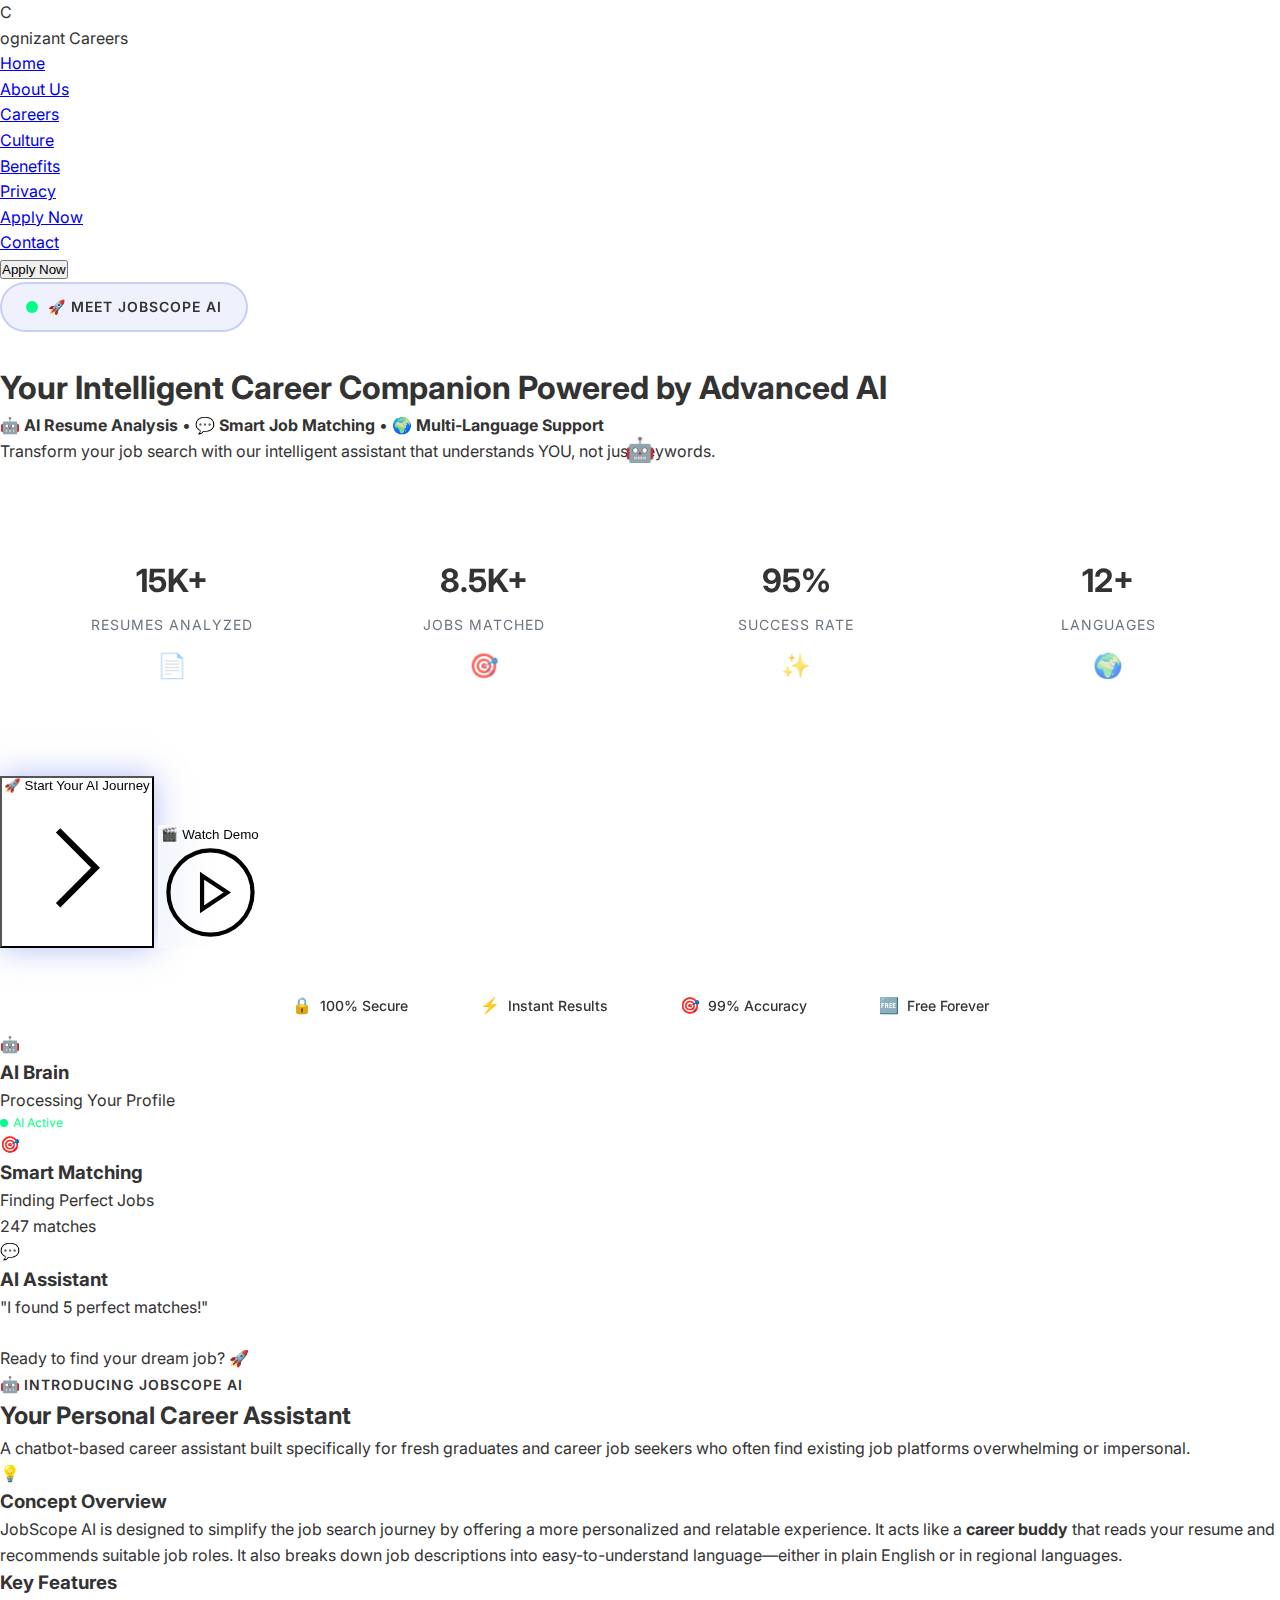
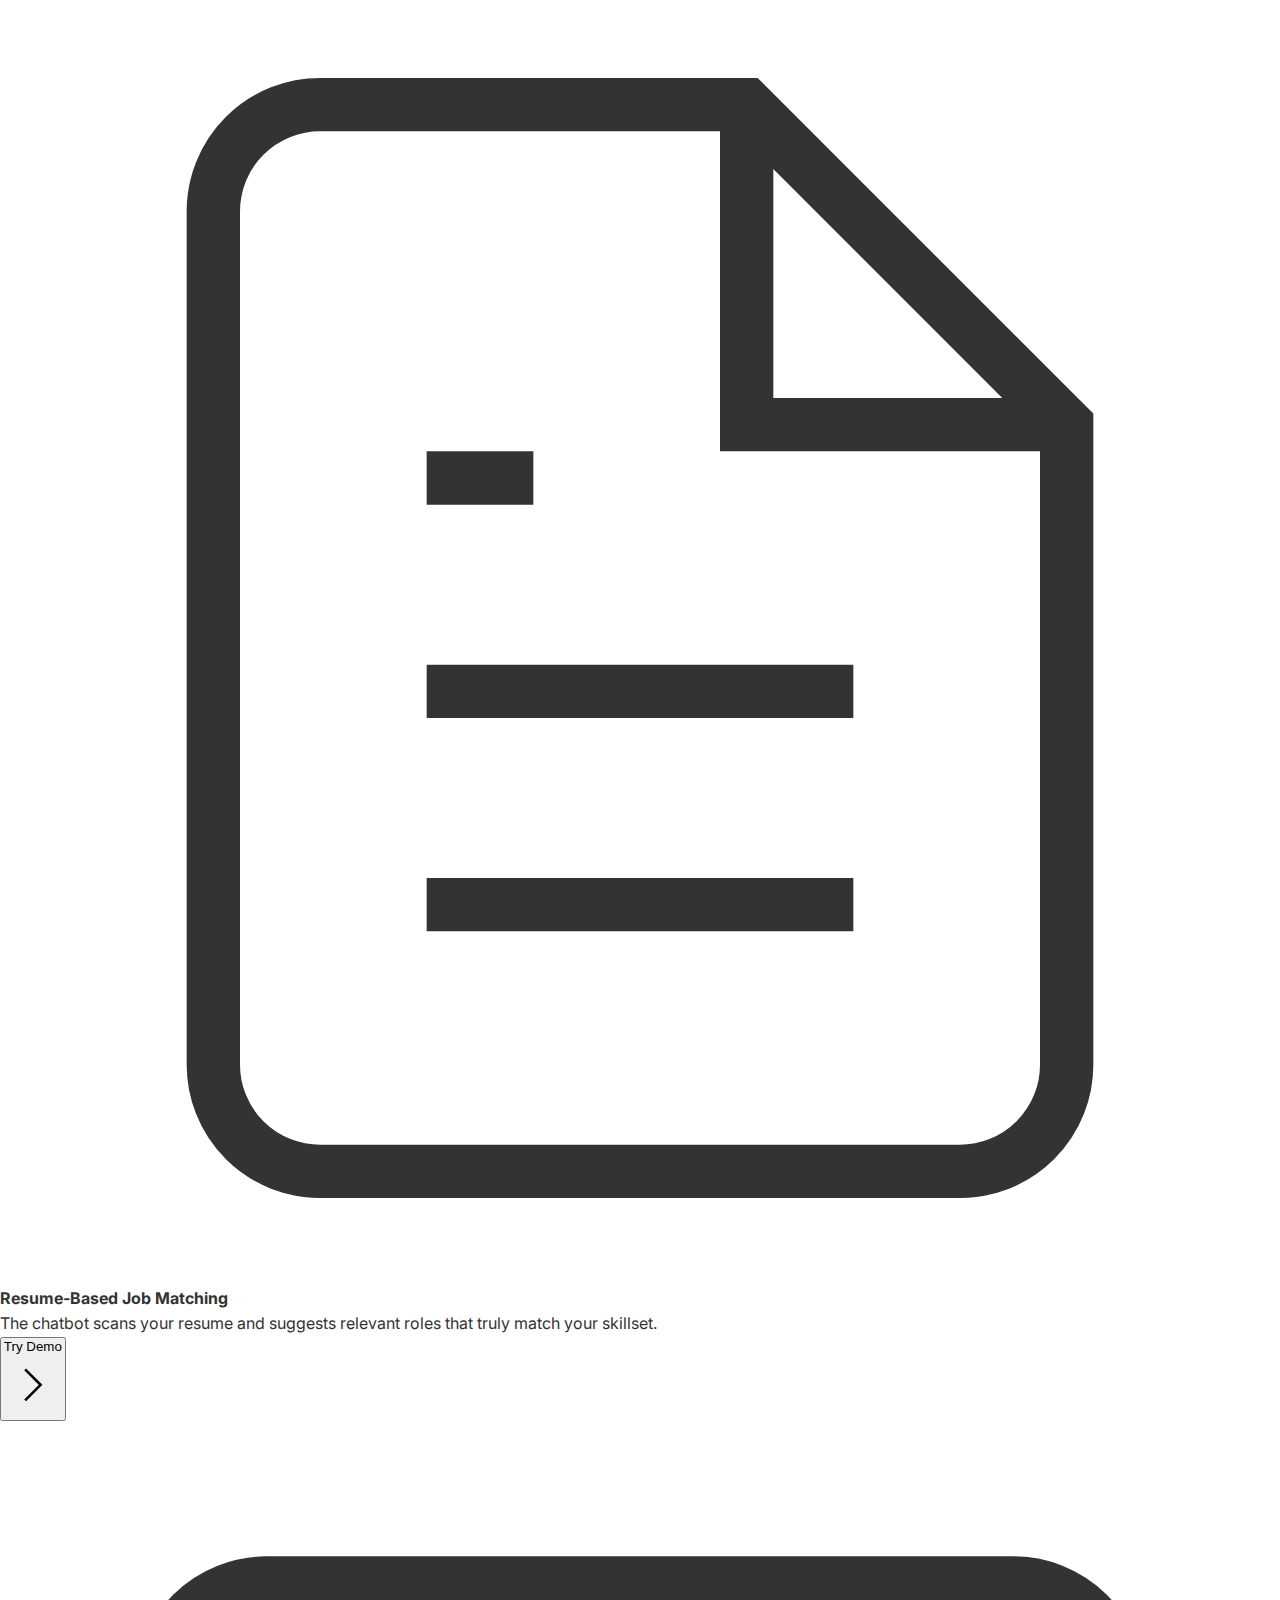
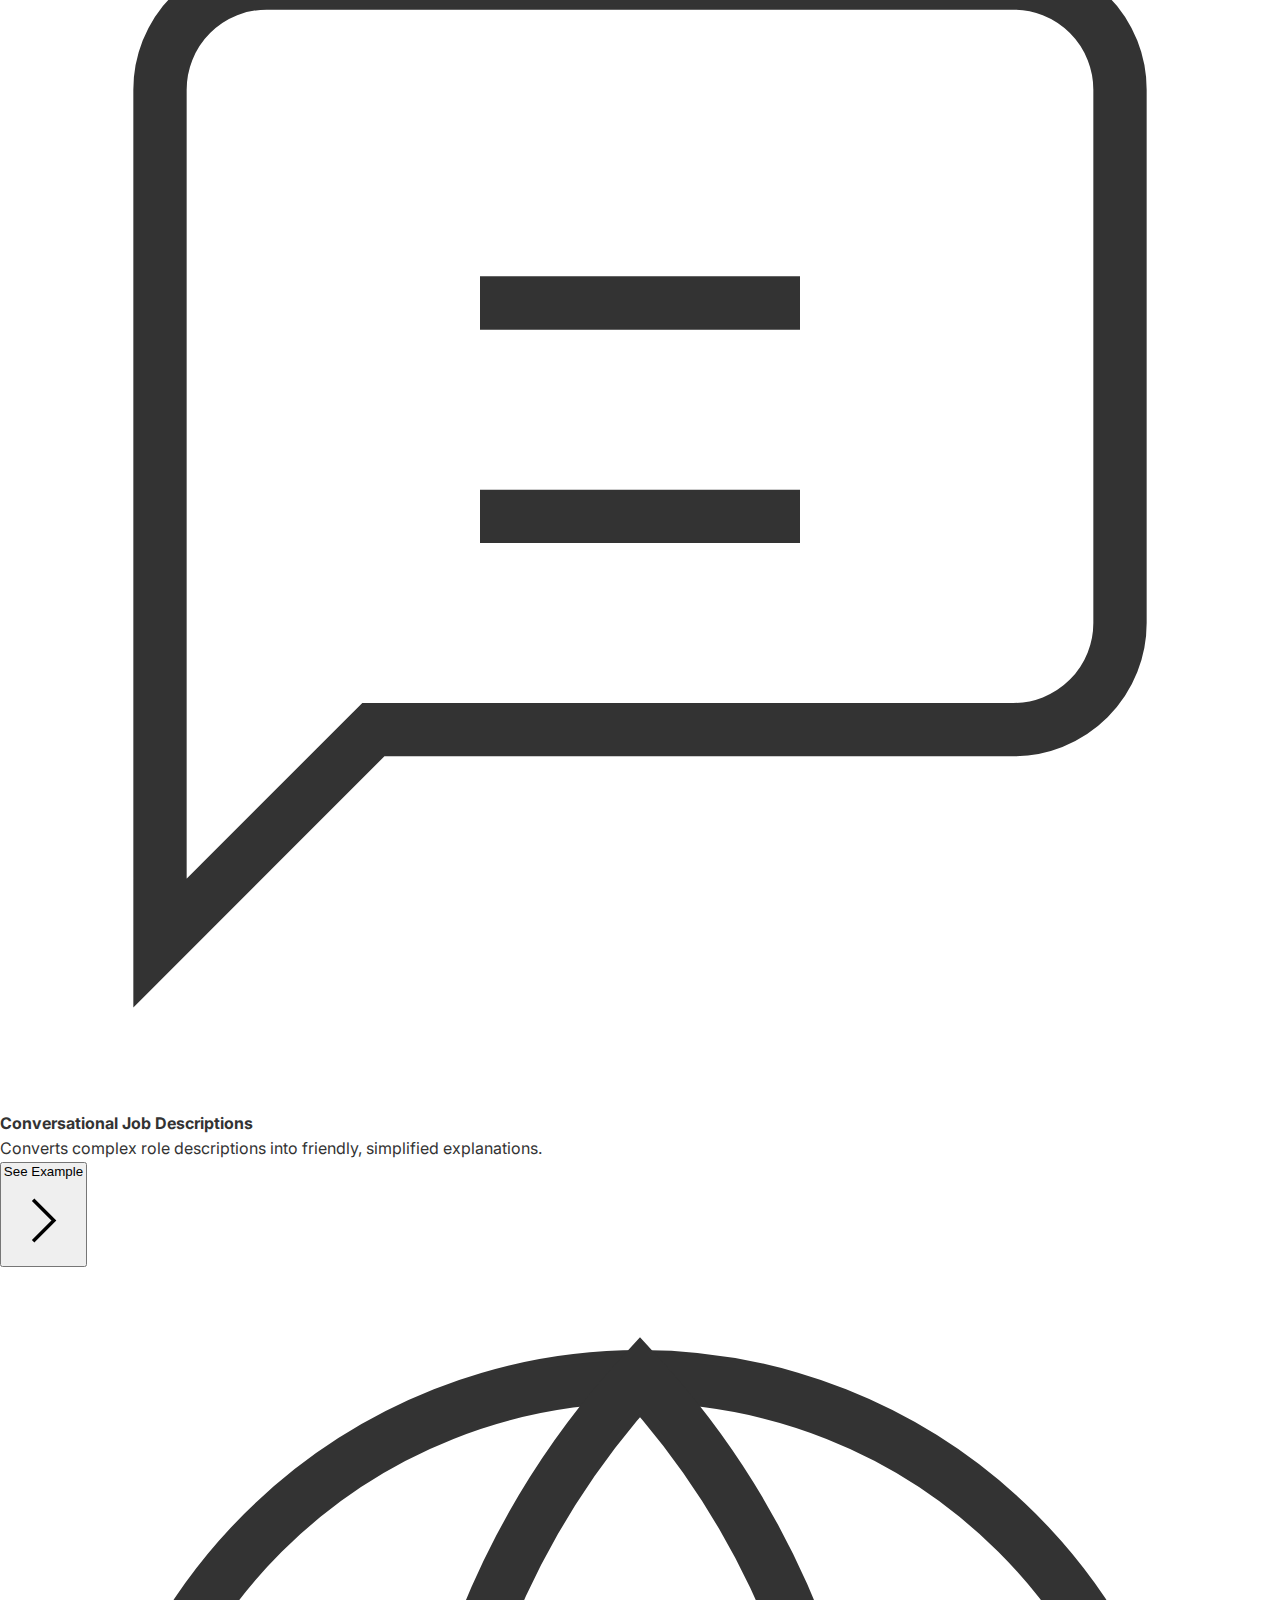
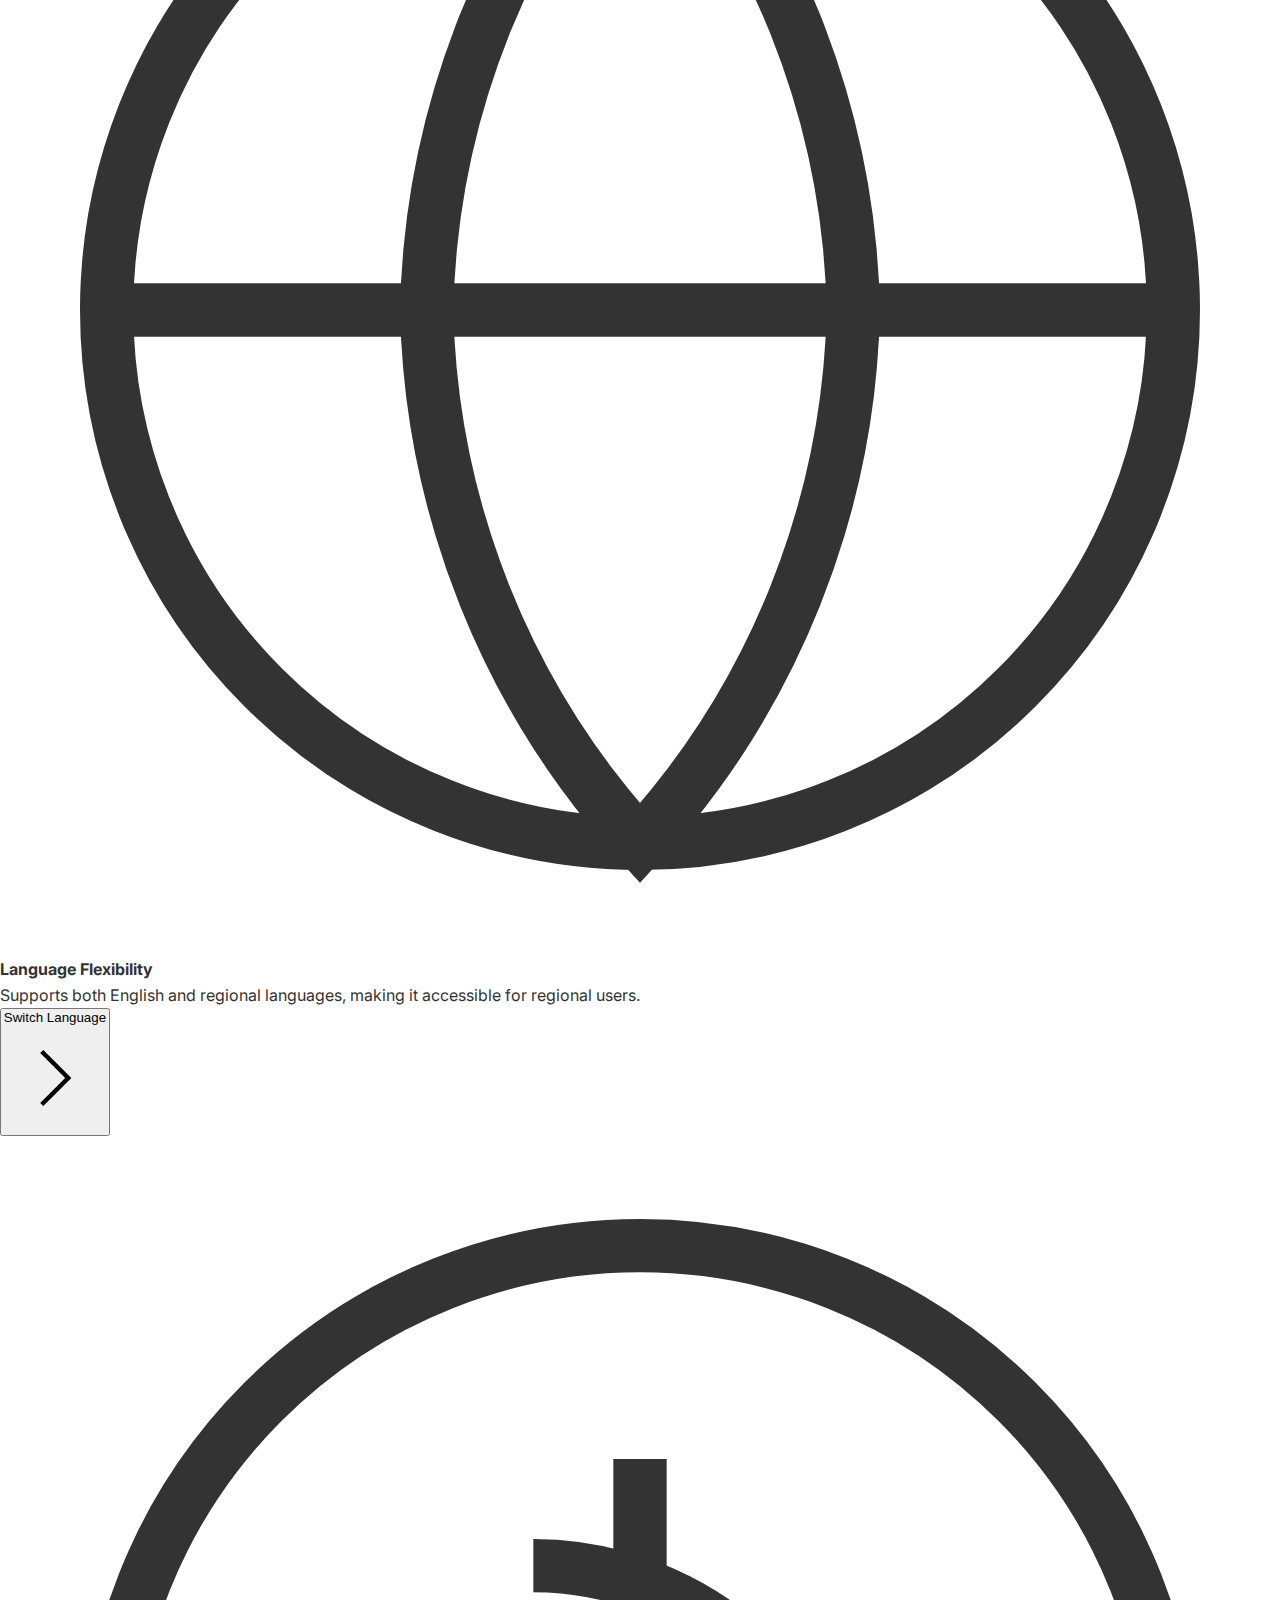
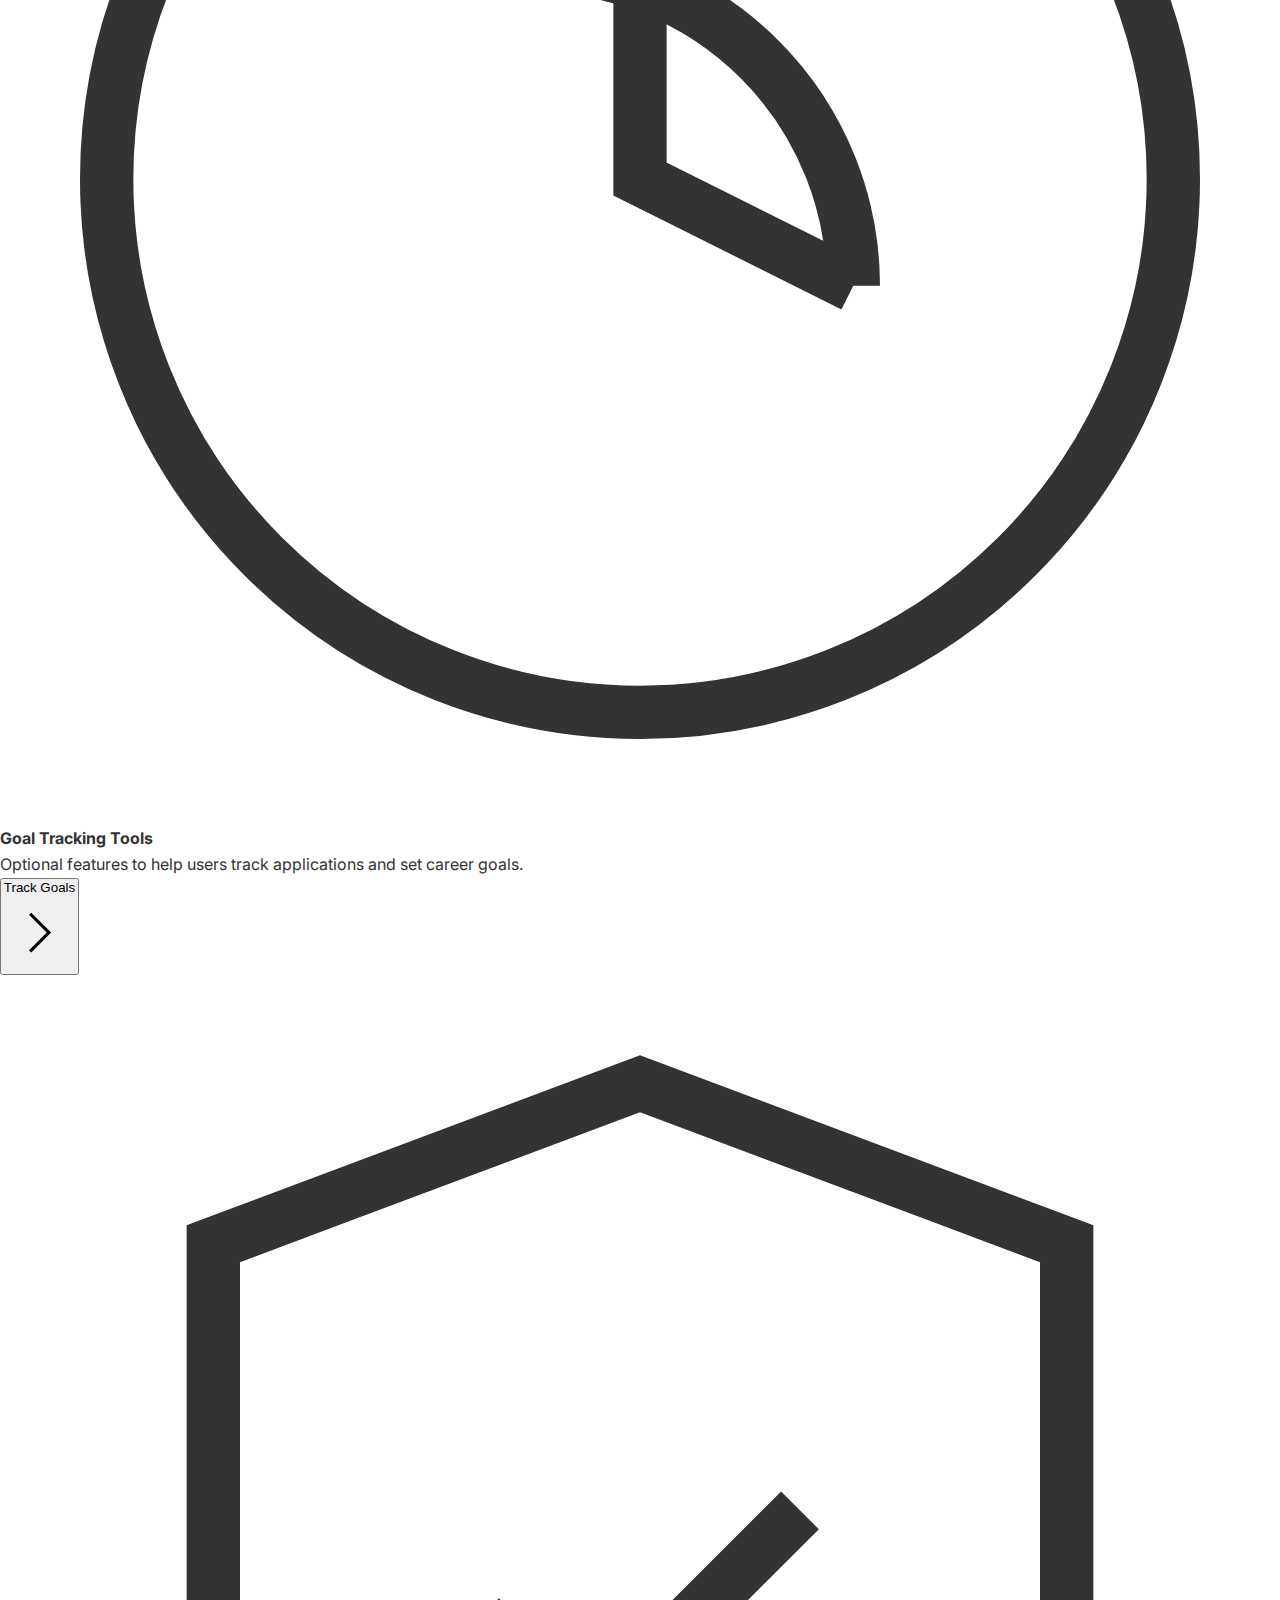
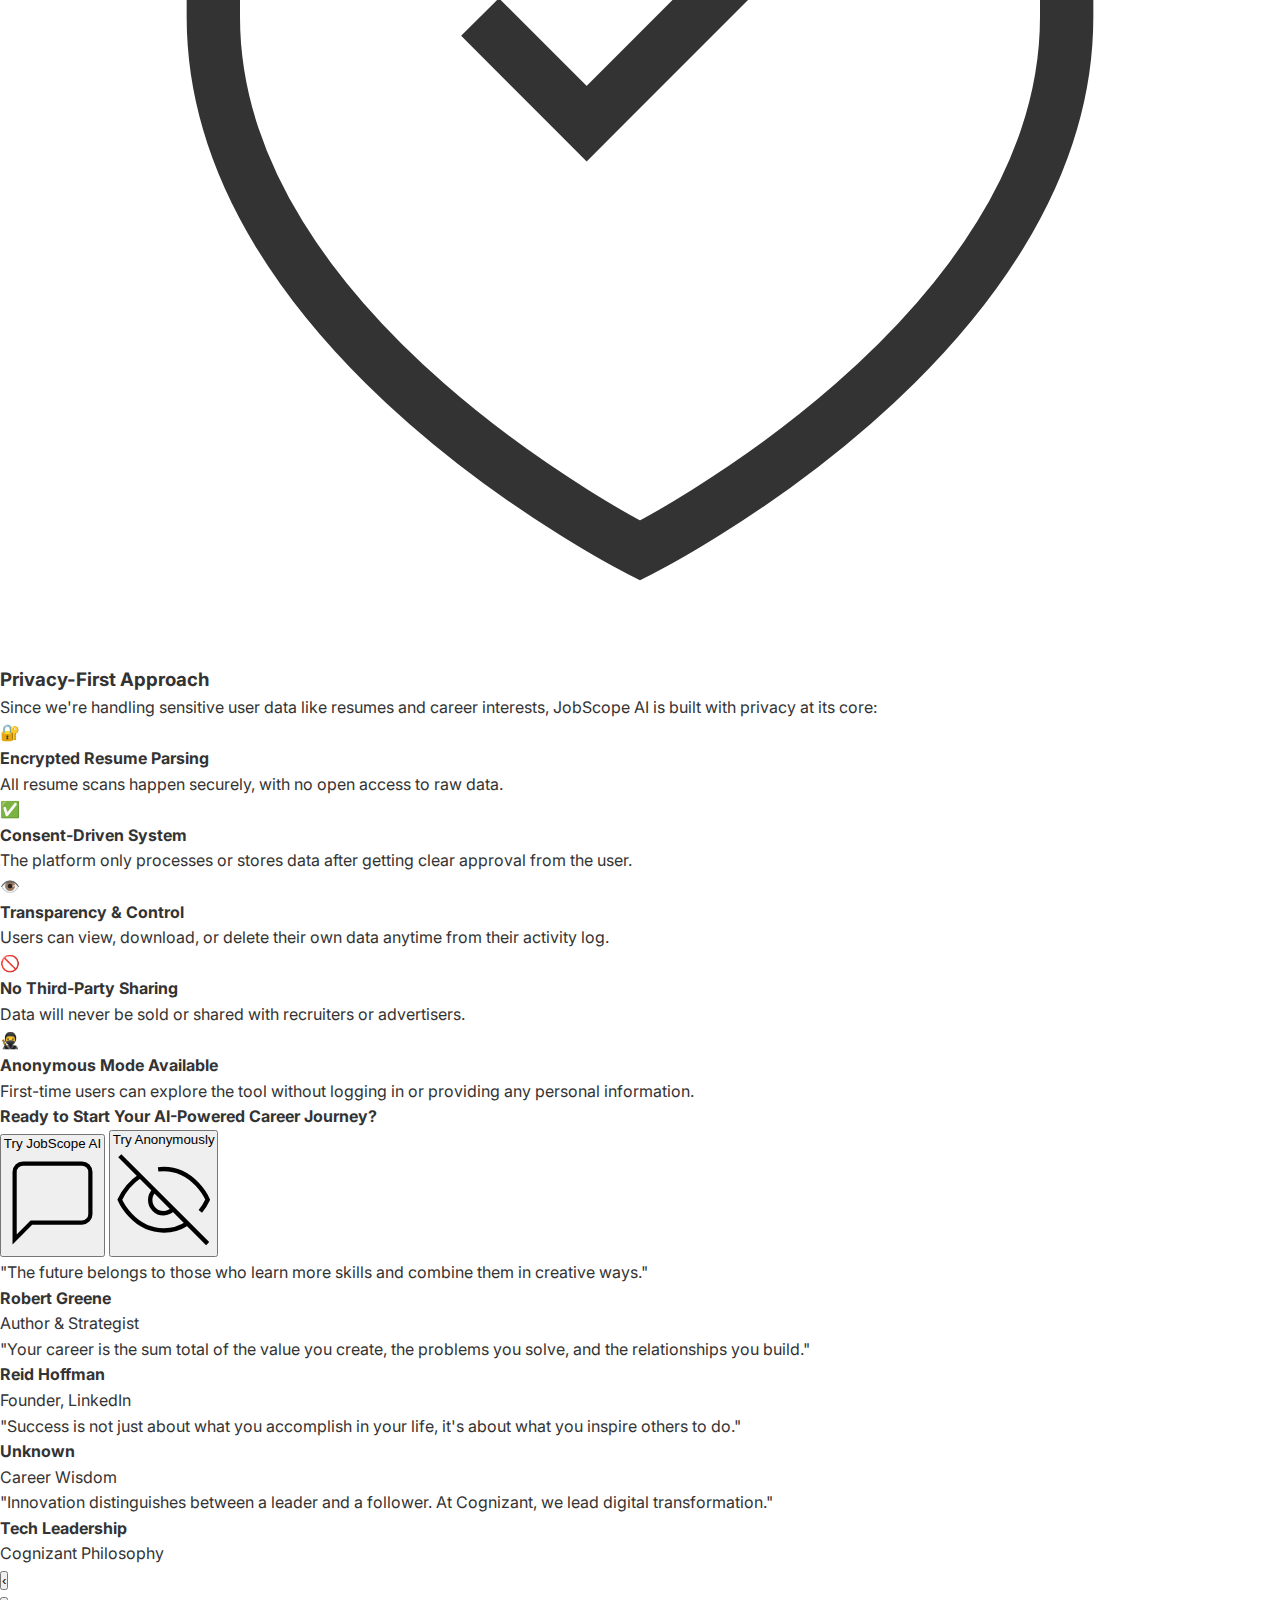
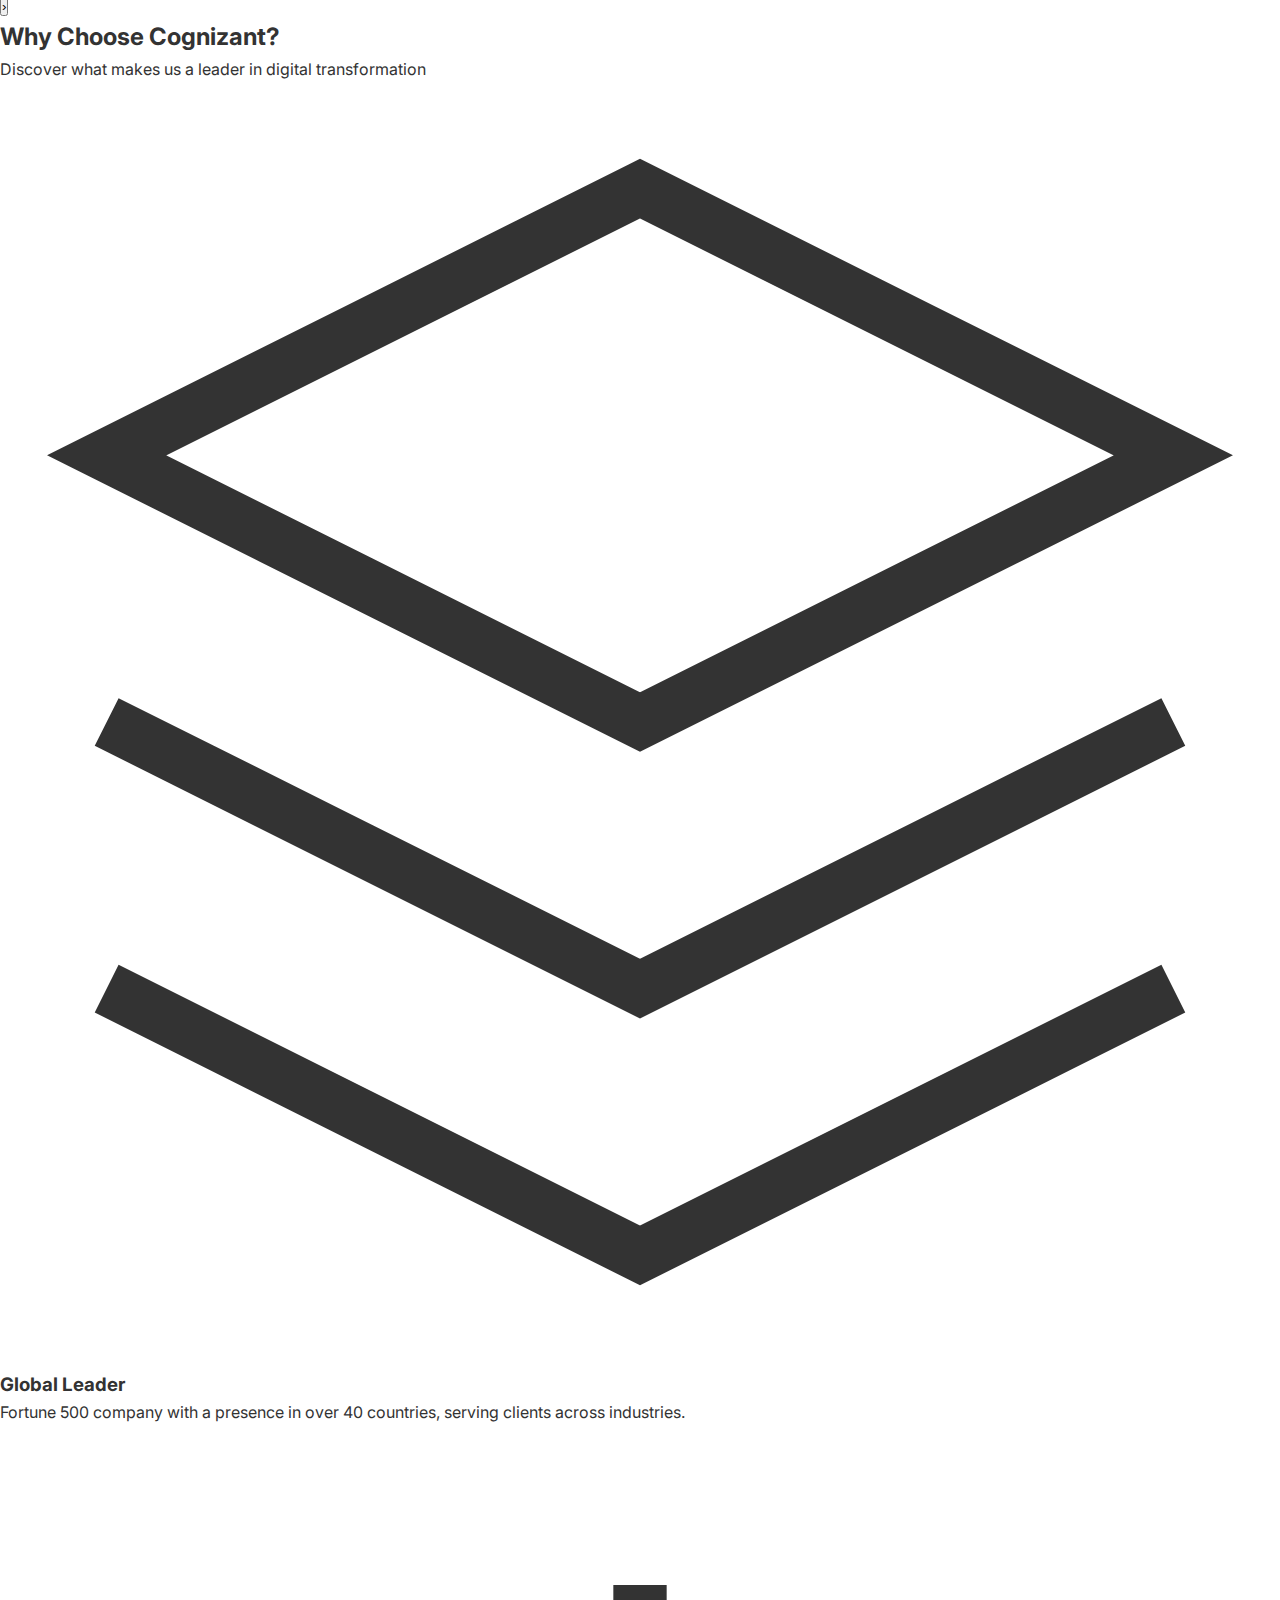
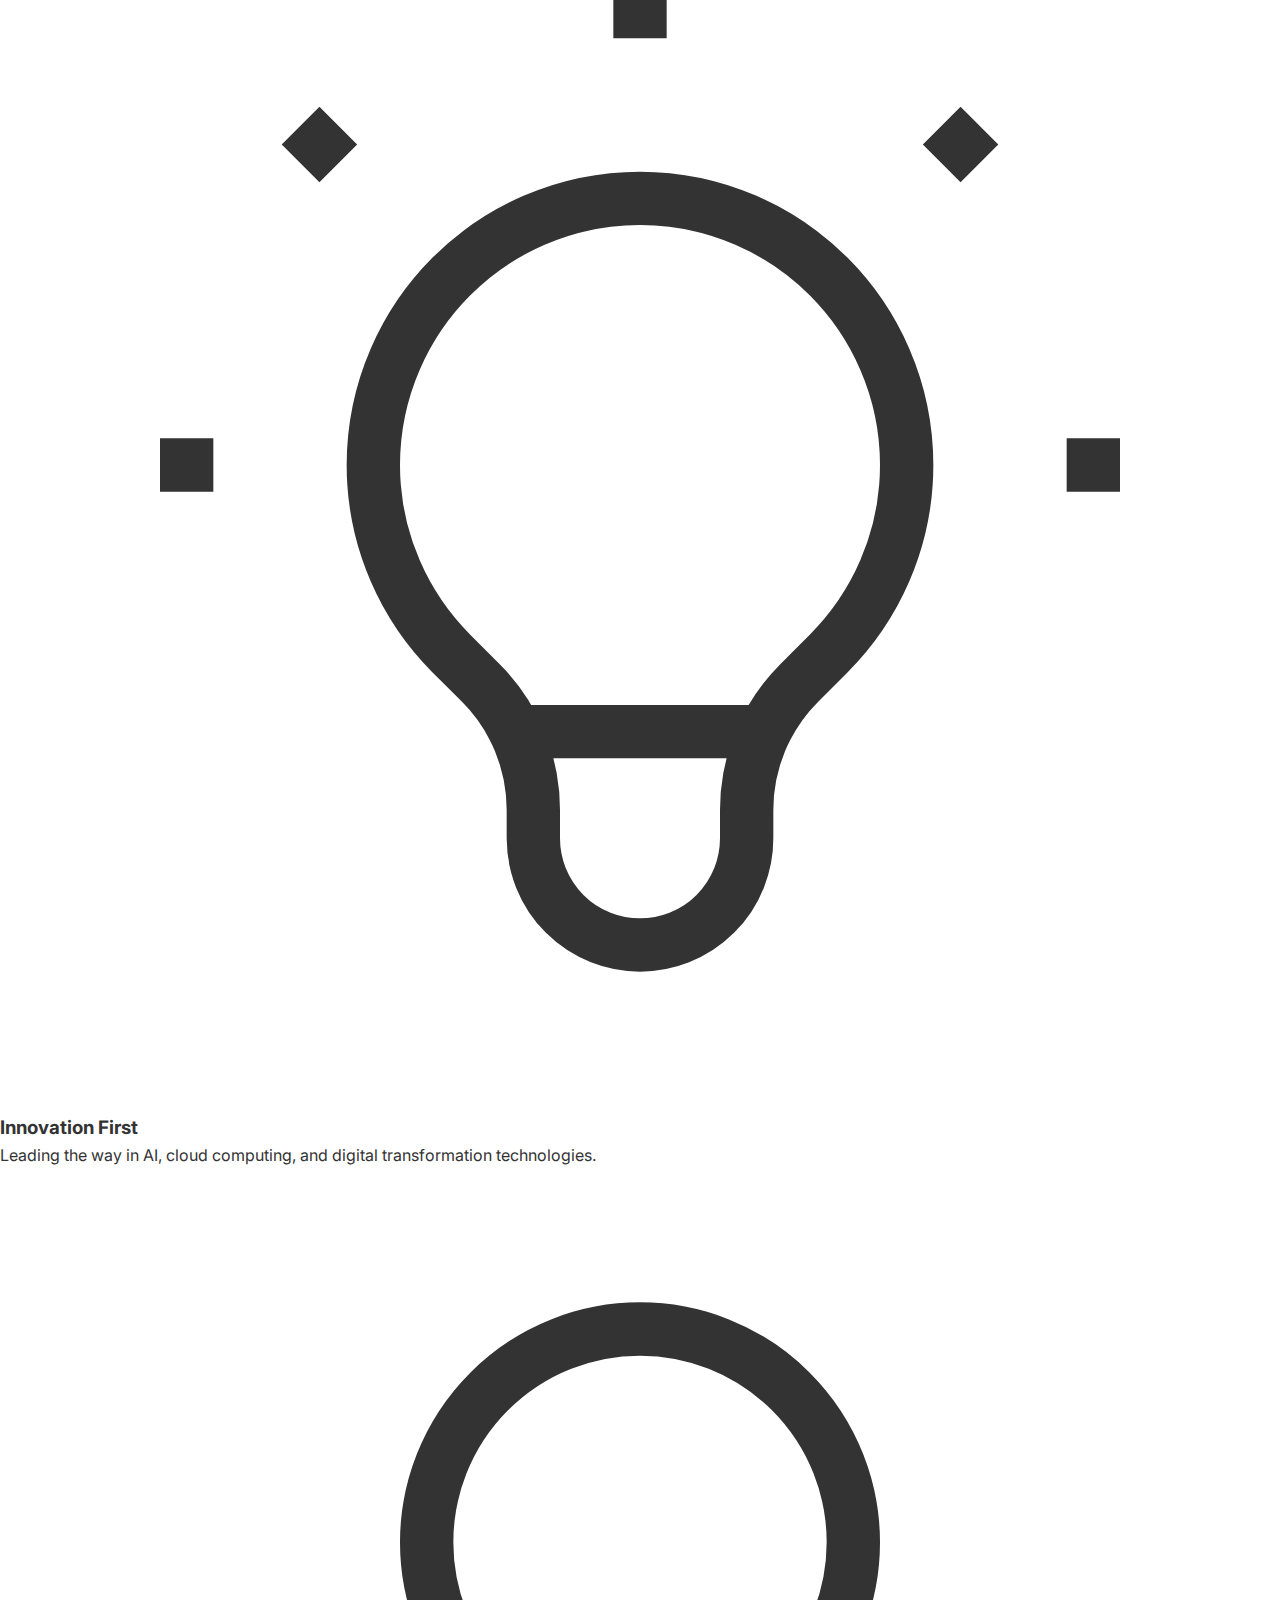
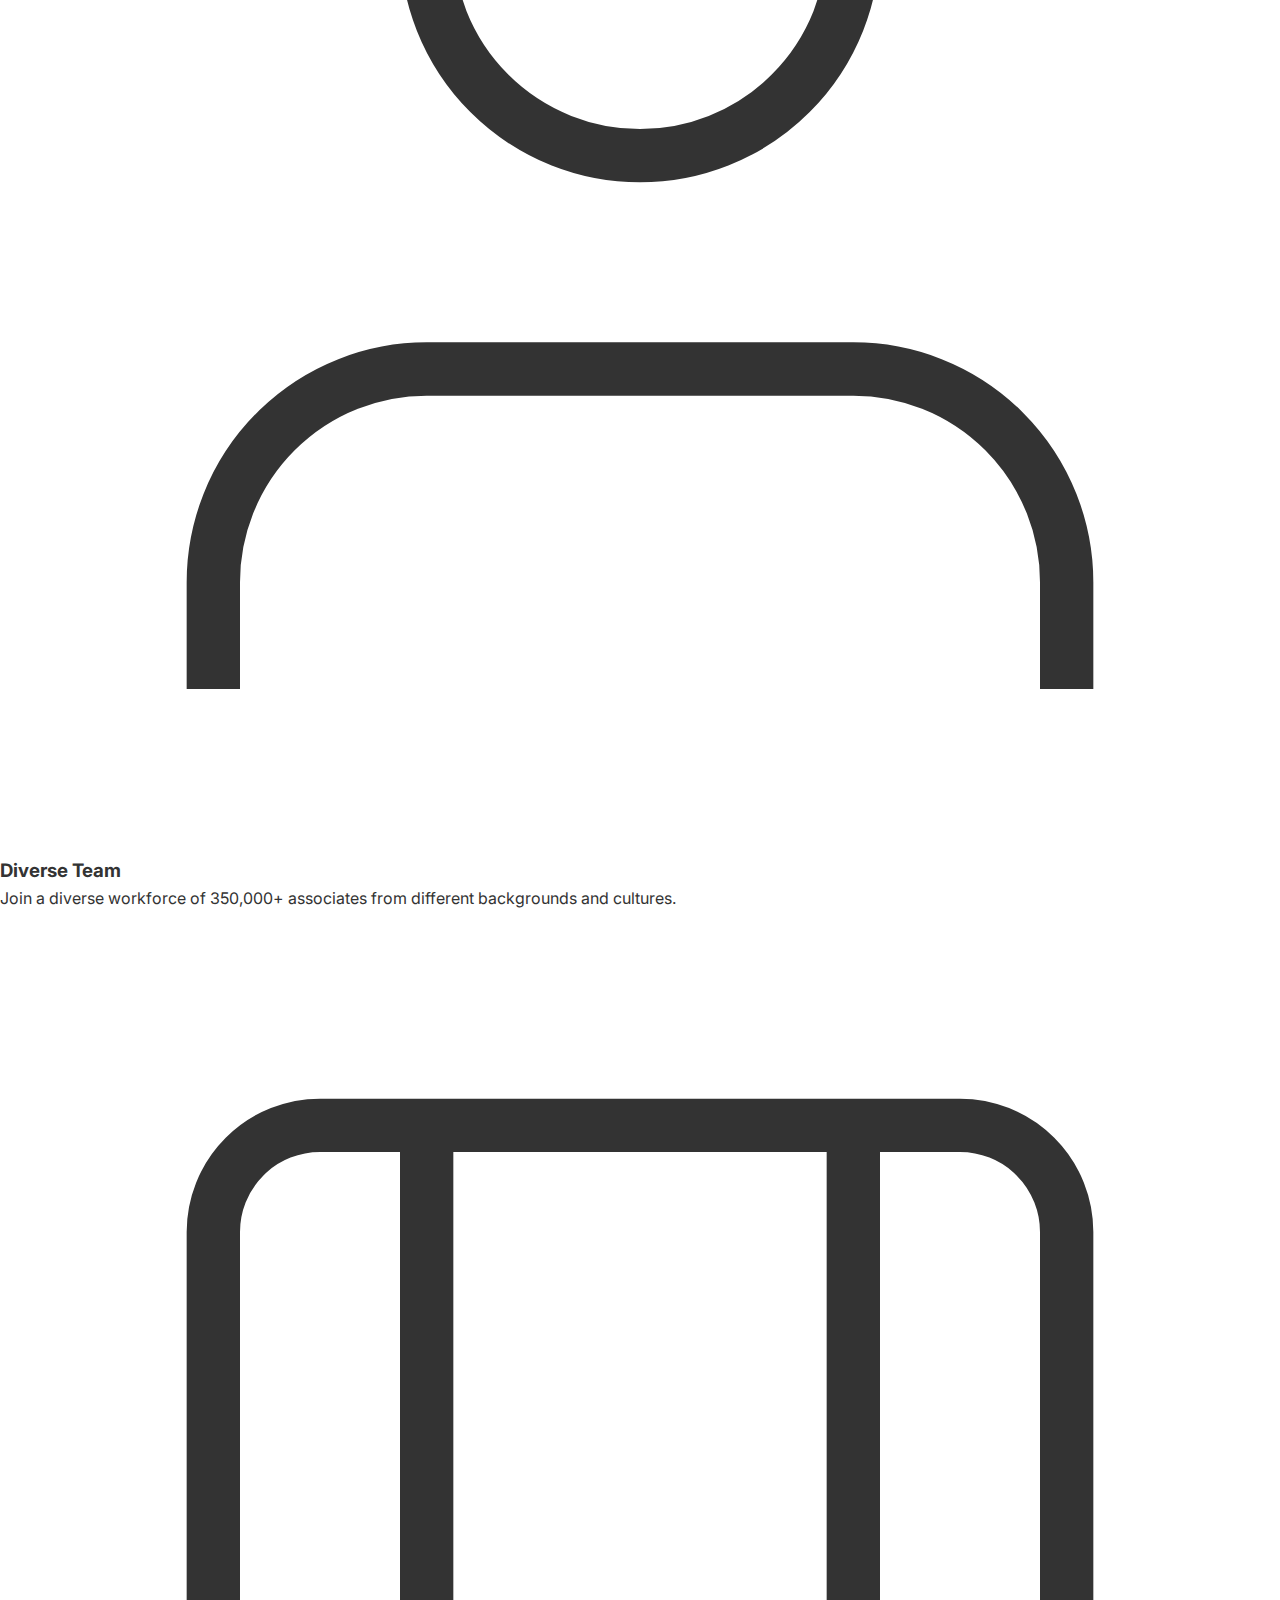
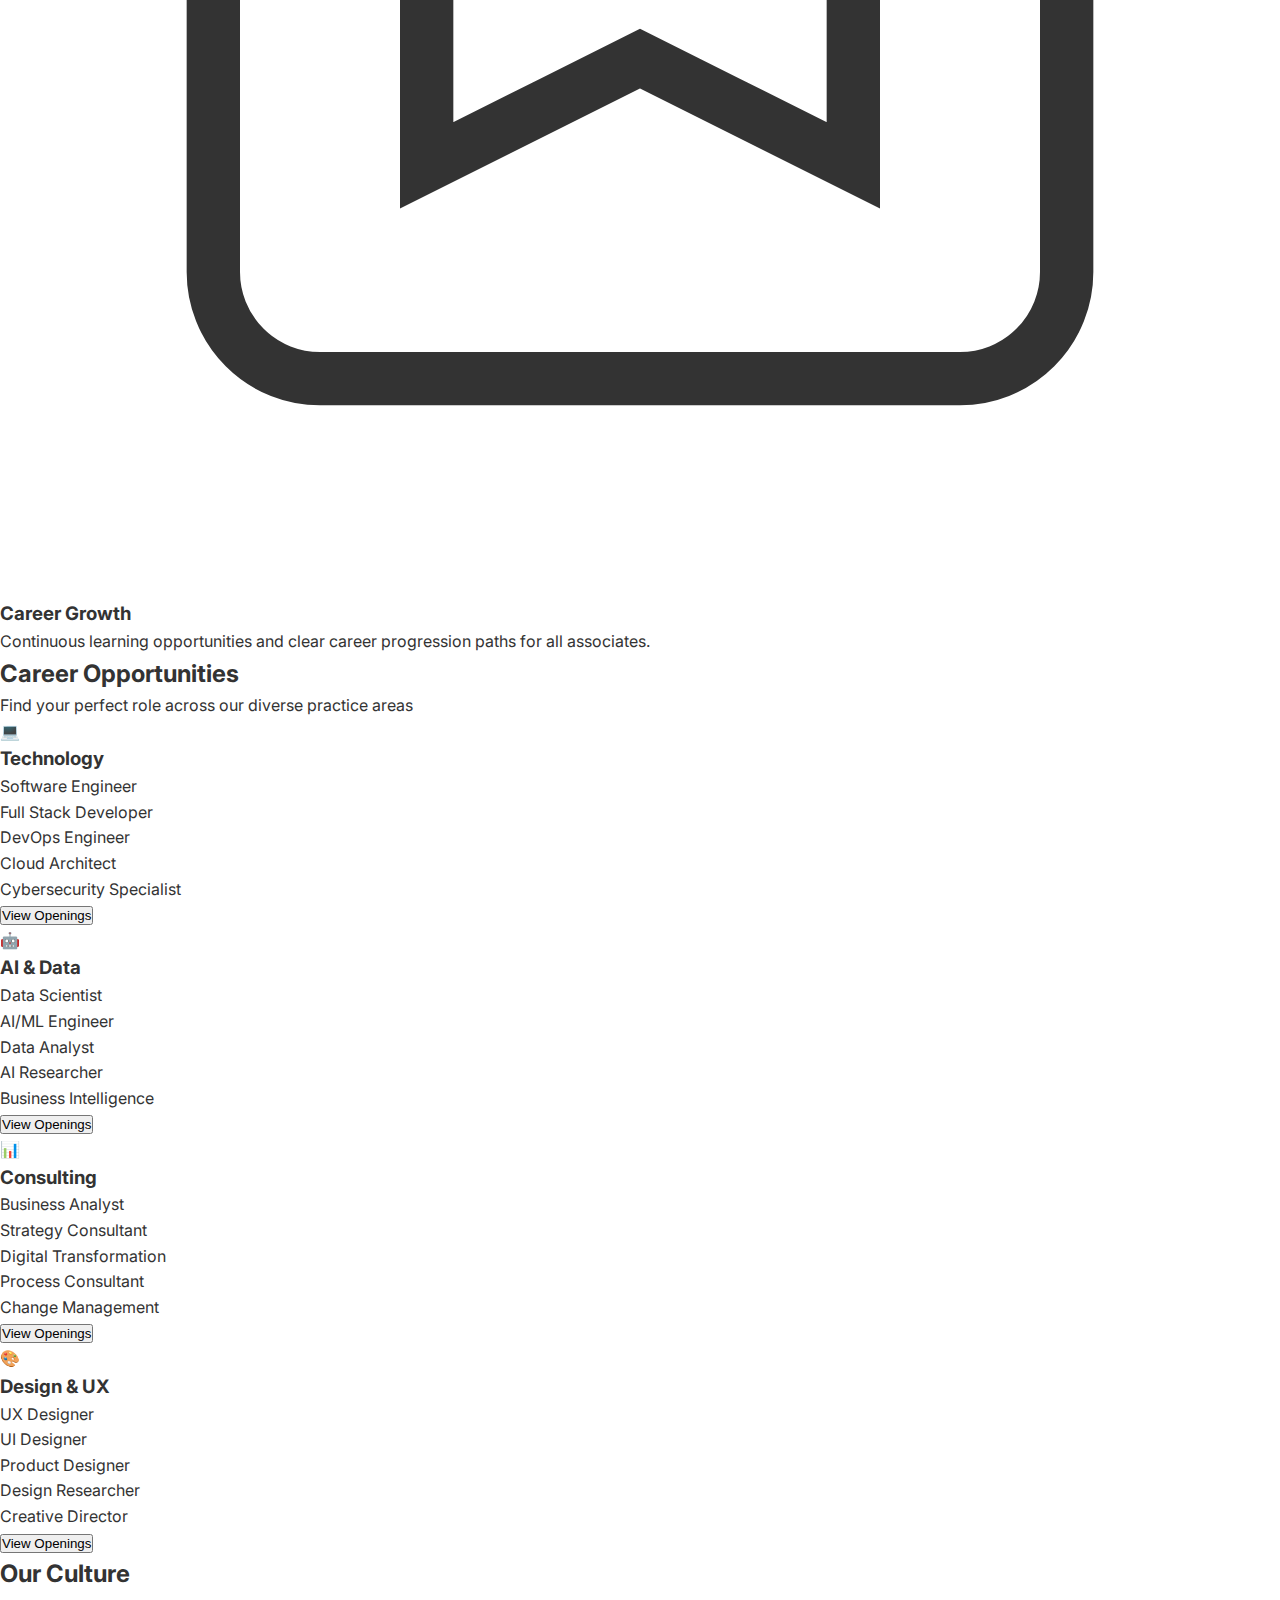
<file: index.html>
<!DOCTYPE html>
<html lang="en">
<head>
    <meta charset="UTF-8">
    <meta name="viewport" content="width=device-width, initial-scale=1.0">
    <title>JobScope AI - Your Privacy-First AI Career Platform</title>
    <link rel="stylesheet" href="styles.css">
    <link href="https://fonts.googleapis.com/css2?family=Inter:wght@300;400;500;600;700&display=swap" rel="stylesheet">
</head>
<body>
    <!-- Simple Gradient Background -->
    <div class="gradient-background"></div>

    <!-- Navigation -->
    <nav class="navbar">
        <div class="nav-container">
            <div class="logo">
                <div class="logo-letter">C</div>
                <span class="logo-text">ognizant</span>
                <span class="logo-tagline">Careers</span>
            </div>
            <ul class="nav-menu">
                <li class="nav-item"><a href="#home" class="nav-link">Home</a></li>
                <li class="nav-item"><a href="#about" class="nav-link">About Us</a></li>
                <li class="nav-item"><a href="#careers" class="nav-link">Careers</a></li>
                <li class="nav-item"><a href="#culture" class="nav-link">Culture</a></li>
                <li class="nav-item"><a href="#benefits" class="nav-link">Benefits</a></li>
                <li class="nav-item"><a href="#privacy" class="nav-link">Privacy</a></li>
                <li class="nav-item"><a href="#application" class="nav-link">Apply Now</a></li>
                <li class="nav-item"><a href="#contact" class="nav-link">Contact</a></li>
            </ul>
            <div class="nav-cta">
                <button class="btn btn-primary">Apply Now</button>
            </div>
            <div class="hamburger">
                <span class="bar"></span>
                <span class="bar"></span>
                <span class="bar"></span>
            </div>
        </div>
    </nav>

    <!-- Hero Section -->
    <section id="home" class="hero">
        <div class="hero-container">
            <div class="hero-content">
                <div class="hero-badge">
                    <span class="badge-pulse"></span>
                    <span class="badge-text">🚀 Meet JobScope AI</span>
                </div>
                <h1 class="hero-title">
                    <span class="title-line">Your Intelligent</span>
                    <span class="title-line highlight">Career Companion</span>
                    <span class="title-line subtitle">Powered by Advanced AI</span>
                </h1>
                <p class="hero-description">
                    🤖 <strong>AI Resume Analysis</strong> • 💬 <strong>Smart Job Matching</strong> • 🌍 <strong>Multi-Language Support</strong>
                    <br>
                    Transform your job search with our intelligent assistant that understands YOU, not just keywords.
                </p>
                
                <div class="hero-stats">
                    <div class="stat-item">
                        <div class="stat-number">15K+</div>
                        <div class="stat-label">Resumes Analyzed</div>
                        <div class="stat-icon">📄</div>
                    </div>
                    <div class="stat-item">
                        <div class="stat-number">8.5K+</div>
                        <div class="stat-label">Jobs Matched</div>
                        <div class="stat-icon">🎯</div>
                    </div>
                    <div class="stat-item">
                        <div class="stat-number">95%</div>
                        <div class="stat-label">Success Rate</div>
                        <div class="stat-icon">✨</div>
                    </div>
                    <div class="stat-item">
                        <div class="stat-number">12+</div>
                        <div class="stat-label">Languages</div>
                        <div class="stat-icon">🌍</div>
                    </div>
                </div>
                
                <div class="hero-buttons">
                    <button class="btn btn-primary btn-glow" id="exploreJobsBtn">
                        <span>🚀 Start Your AI Journey</span>
                        <svg class="btn-icon" viewBox="0 0 24 24" fill="none" stroke="currentColor">
                            <path d="m9 18 6-6-6-6"/>
                        </svg>
                    </button>
                    <button class="btn btn-secondary btn-glass" id="learnMoreBtn">
                        <span>🎬 Watch Demo</span>
                        <svg class="btn-icon" viewBox="0 0 24 24" fill="none" stroke="currentColor">
                            <circle cx="12" cy="12" r="10"/>
                            <polygon points="10,8 16,12 10,16 10,8"/>
                        </svg>
                    </button>
                </div>
                
                <div class="trust-indicators">
                    <div class="trust-item">
                        <span class="trust-icon">🔒</span>
                        <span>100% Secure</span>
                    </div>
                    <div class="trust-item">
                        <span class="trust-icon">⚡</span>
                        <span>Instant Results</span>
                    </div>
                    <div class="trust-item">
                        <span class="trust-icon">🎯</span>
                        <span>99% Accuracy</span>
                    </div>
                    <div class="trust-item">
                        <span class="trust-icon">🆓</span>
                        <span>Free Forever</span>
                    </div>
                </div>
            </div>
            
            <div class="hero-visual">
                <div class="floating-card card-1">
                    <div class="card-content">
                        <div class="card-icon ai-pulse">🤖</div>
                        <h3>AI Brain</h3>
                        <p>Processing Your Profile</p>
                        <div class="card-status">
                            <span class="status-dot"></span>
                            <span>AI Active</span>
                        </div>
                    </div>
                </div>
                
                <div class="floating-card card-2">
                    <div class="card-content">
                        <div class="card-icon match-pulse">🎯</div>
                        <h3>Smart Matching</h3>
                        <p>Finding Perfect Jobs</p>
                        <div class="match-counter">247 matches</div>
                    </div>
                </div>
                
                <div class="floating-card card-3">
                    <div class="card-content">
                        <div class="card-icon chat-pulse">💬</div>
                        <h3>AI Assistant</h3>
                        <p>"I found 5 perfect matches!"</p>
                        <button class="mini-btn" onclick="toggleChatbot()">Chat Now</button>
                    </div>
                </div>
                
                <div class="ai-avatar-simple">
                    <div class="avatar-face">
                        <div class="avatar-emoji">🤖</div>
                    </div>
                    <div class="speech-bubble">
                        <p>Ready to find your dream job? 🚀</p>
                    </div>
                </div>
            </div>
        </div>
    </section>

    <!-- JobScope AI Introduction Section -->
    <section class="jobscope-intro-section">
        <div class="container">
            <div class="intro-header" data-aos="fade-up">
                <div class="intro-badge">
                    <span class="badge-icon">🤖</span>
                    <span class="badge-text">Introducing JobScope AI</span>
                </div>
                <h2 class="intro-title">Your Personal Career Assistant</h2>
                <p class="intro-subtitle">
                    A chatbot-based career assistant built specifically for fresh graduates and career job seekers 
                    who often find existing job platforms overwhelming or impersonal.
                </p>
            </div>

            <div class="concept-overview" data-aos="fade-up" data-aos-delay="100">
                <div class="concept-card">
                    <div class="concept-icon">
                        <div class="icon-circle">
                            <span>💡</span>
                        </div>
                    </div>
                    <div class="concept-content">
                        <h3>Concept Overview</h3>
                        <p>
                            JobScope AI is designed to simplify the job search journey by offering a more personalized 
                            and relatable experience. It acts like a <strong>career buddy</strong> that reads your resume and 
                            recommends suitable job roles. It also breaks down job descriptions into easy-to-understand 
                            language—either in plain English or in regional languages.
                        </p>
                    </div>
                </div>
            </div>

            <div class="features-grid" data-aos="fade-up" data-aos-delay="200">
                <h3 class="features-title">Key Features</h3>
                <div class="features-container">
                    <div class="feature-card">
                        <div class="feature-icon">
                            <div class="icon-bg resume-icon">
                                <svg viewBox="0 0 24 24" fill="none" stroke="currentColor">
                                    <path d="M14 2H6a2 2 0 0 0-2 2v16a2 2 0 0 0 2 2h12a2 2 0 0 0 2-2V8z"/>
                                    <polyline points="14,2 14,8 20,8"/>
                                    <line x1="16" y1="13" x2="8" y2="13"/>
                                    <line x1="16" y1="17" x2="8" y2="17"/>
                                    <polyline points="10,9 9,9 8,9"/>
                                </svg>
                            </div>
                        </div>
                        <h4>Resume-Based Job Matching</h4>
                        <p>The chatbot scans your resume and suggests relevant roles that truly match your skillset.</p>
                        <div class="feature-demo">
                            <button class="demo-btn" onclick="showResumeDemo()">
                                <span>Try Demo</span>
                                <svg viewBox="0 0 24 24" fill="none" stroke="currentColor">
                                    <path d="m9 18 6-6-6-6"/>
                                </svg>
                            </button>
                        </div>
                    </div>

                    <div class="feature-card">
                        <div class="feature-icon">
                            <div class="icon-bg conversation-icon">
                                <svg viewBox="0 0 24 24" fill="none" stroke="currentColor">
                                    <path d="M21 15a2 2 0 0 1-2 2H7l-4 4V5a2 2 0 0 1 2-2h14a2 2 0 0 1 2 2z"/>
                                    <line x1="9" y1="9" x2="15" y2="9"/>
                                    <line x1="9" y1="13" x2="15" y2="13"/>
                                </svg>
                            </div>
                        </div>
                        <h4>Conversational Job Descriptions</h4>
                        <p>Converts complex role descriptions into friendly, simplified explanations.</p>
                        <div class="feature-demo">
                            <button class="demo-btn" onclick="showConversationDemo()">
                                <span>See Example</span>
                                <svg viewBox="0 0 24 24" fill="none" stroke="currentColor">
                                    <path d="m9 18 6-6-6-6"/>
                                </svg>
                            </button>
                        </div>
                    </div>

                    <div class="feature-card">
                        <div class="feature-icon">
                            <div class="icon-bg language-icon">
                                <svg viewBox="0 0 24 24" fill="none" stroke="currentColor">
                                    <circle cx="12" cy="12" r="10"/>
                                    <path d="M12 2a15.3 15.3 0 0 1 4 10 15.3 15.3 0 0 1-4 10 15.3 15.3 0 0 1-4-10 15.3 15.3 0 0 1 4-10z"/>
                                    <path d="M2 12h20"/>
                                </svg>
                            </div>
                        </div>
                        <h4>Language Flexibility</h4>
                        <p>Supports both English and regional languages, making it accessible for regional users.</p>
                        <div class="feature-demo">
                            <button class="demo-btn" onclick="showLanguageDemo()">
                                <span>Switch Language</span>
                                <svg viewBox="0 0 24 24" fill="none" stroke="currentColor">
                                    <path d="m9 18 6-6-6-6"/>
                                </svg>
                            </button>
                        </div>
                    </div>

                    <div class="feature-card">
                        <div class="feature-icon">
                            <div class="icon-bg goals-icon">
                                <svg viewBox="0 0 24 24" fill="none" stroke="currentColor">
                                    <circle cx="12" cy="12" r="10"/>
                                    <path d="M12 6v6l4 2"/>
                                    <path d="M16 14a6 6 0 0 0-6-6"/>
                                </svg>
                            </div>
                        </div>
                        <h4>Goal Tracking Tools</h4>
                        <p>Optional features to help users track applications and set career goals.</p>
                        <div class="feature-demo">
                            <button class="demo-btn" onclick="showGoalsDemo()">
                                <span>Track Goals</span>
                                <svg viewBox="0 0 24 24" fill="none" stroke="currentColor">
                                    <path d="m9 18 6-6-6-6"/>
                                </svg>
                            </button>
                        </div>
                    </div>
                </div>
            </div>

            <div class="privacy-first-section" data-aos="fade-up" data-aos-delay="300">
                <div class="privacy-header">
                    <div class="privacy-shield">
                        <svg viewBox="0 0 24 24" fill="none" stroke="currentColor">
                            <path d="M12 22s8-4 8-10V5l-8-3-8 3v7c0 6 8 10 8 10z"/>
                            <path d="m9 12 2 2 4-4"/>
                        </svg>
                    </div>
                    <h3>Privacy-First Approach</h3>
                    <p>Since we're handling sensitive user data like resumes and career interests, JobScope AI is built with privacy at its core:</p>
                </div>

                <div class="privacy-features">
                    <div class="privacy-item">
                        <div class="privacy-icon">🔐</div>
                        <div class="privacy-content">
                            <h4>Encrypted Resume Parsing</h4>
                            <p>All resume scans happen securely, with no open access to raw data.</p>
                        </div>
                    </div>

                    <div class="privacy-item">
                        <div class="privacy-icon">✅</div>
                        <div class="privacy-content">
                            <h4>Consent-Driven System</h4>
                            <p>The platform only processes or stores data after getting clear approval from the user.</p>
                        </div>
                    </div>

                    <div class="privacy-item">
                        <div class="privacy-icon">👁️</div>
                        <div class="privacy-content">
                            <h4>Transparency & Control</h4>
                            <p>Users can view, download, or delete their own data anytime from their activity log.</p>
                        </div>
                    </div>

                    <div class="privacy-item">
                        <div class="privacy-icon">🚫</div>
                        <div class="privacy-content">
                            <h4>No Third-Party Sharing</h4>
                            <p>Data will never be sold or shared with recruiters or advertisers.</p>
                        </div>
                    </div>

                    <div class="privacy-item">
                        <div class="privacy-icon">🥷</div>
                        <div class="privacy-content">
                            <h4>Anonymous Mode Available</h4>
                            <p>First-time users can explore the tool without logging in or providing any personal information.</p>
                        </div>
                    </div>
                </div>

                <div class="cta-section">
                    <h4>Ready to Start Your AI-Powered Career Journey?</h4>
                    <div class="cta-buttons">
                        <button class="btn btn-primary" onclick="toggleChatbot()">
                            <span>Try JobScope AI</span>
                            <svg viewBox="0 0 24 24" fill="none" stroke="currentColor">
                                <path d="M21 15a2 2 0 0 1-2 2H7l-4 4V5a2 2 0 0 1 2-2h14a2 2 0 0 1 2 2z"/>
                            </svg>
                        </button>
                        <button class="btn btn-secondary" onclick="enableAnonymousMode(); toggleChatbot();">
                            <span>Try Anonymously</span>
                            <svg viewBox="0 0 24 24" fill="none" stroke="currentColor">
                                <path d="M9.88 9.88a3 3 0 1 0 4.24 4.24"/>
                                <path d="M10.73 5.08A10.43 10.43 0 0 1 12 5c7 0 10 7 10 7a13.16 13.16 0 0 1-1.67 2.68"/>
                                <path d="M6.61 6.61A13.526 13.526 0 0 0 2 12s3 7 10 7a9.74 9.74 0 0 0 5.39-1.61"/>
                                <line x1="2" y1="2" x2="22" y2="22"/>
                            </svg>
                        </button>
                    </div>
                </div>
            </div>
        </div>
    </section>

    <!-- Inspirational Quotes Section -->
    <section class="quotes-section">
        <div class="container">
            <div class="quotes-carousel" data-aos="fade-up">
                <div class="quote-slide active">
                    <div class="quote-content">
                        <blockquote>
                            "The future belongs to those who learn more skills and combine them in creative ways."
                        </blockquote>
                        <div class="quote-author">
                            <div class="author-info">
                                <h4>Robert Greene</h4>
                                <span>Author & Strategist</span>
                            </div>
                        </div>
                    </div>
                </div>
                
                <div class="quote-slide">
                    <div class="quote-content">
                        <blockquote>
                            "Your career is the sum total of the value you create, the problems you solve, and the relationships you build."
                        </blockquote>
                        <div class="quote-author">
                            <div class="author-info">
                                <h4>Reid Hoffman</h4>
                                <span>Founder, LinkedIn</span>
                            </div>
                        </div>
                    </div>
                </div>
                
                <div class="quote-slide">
                    <div class="quote-content">
                        <blockquote>
                            "Success is not just about what you accomplish in your life, it's about what you inspire others to do."
                        </blockquote>
                        <div class="quote-author">
                            <div class="author-info">
                                <h4>Unknown</h4>
                                <span>Career Wisdom</span>
                            </div>
                        </div>
                    </div>
                </div>
                
                <div class="quote-slide">
                    <div class="quote-content">
                        <blockquote>
                            "Innovation distinguishes between a leader and a follower. At Cognizant, we lead digital transformation."
                        </blockquote>
                        <div class="quote-author">
                            <div class="author-info">
                                <h4>Tech Leadership</h4>
                                <span>Cognizant Philosophy</span>
                            </div>
                        </div>
                    </div>
                </div>
            </div>
            
            <div class="quote-navigation">
                <button class="quote-nav-btn prev" onclick="previousQuote()">‹</button>
                <div class="quote-indicators">
                    <span class="indicator active" onclick="showQuote(0)"></span>
                    <span class="indicator" onclick="showQuote(1)"></span>
                    <span class="indicator" onclick="showQuote(2)"></span>
                    <span class="indicator" onclick="showQuote(3)"></span>
                </div>
                <button class="quote-nav-btn next" onclick="nextQuote()">›</button>
            </div>
        </div>
    </section>

    <!-- About Section -->
    <section id="about" class="about-section">
        <div class="container">
            <div class="section-header">
                <h2 class="section-title">Why Choose Cognizant?</h2>
                <p class="section-description">Discover what makes us a leader in digital transformation</p>
            </div>
            <div class="about-grid">
                <div class="about-card" data-aos="fade-up">
                    <div class="about-icon">
                        <svg viewBox="0 0 24 24" fill="none" stroke="currentColor">
                            <path d="M12 2L2 7l10 5 10-5-10-5z"/>
                            <path d="m2 17 10 5 10-5"/>
                            <path d="m2 12 10 5 10-5"/>
                        </svg>
                    </div>
                    <h3>Global Leader</h3>
                    <p>Fortune 500 company with a presence in over 40 countries, serving clients across industries.</p>
                </div>
                <div class="about-card" data-aos="fade-up" data-aos-delay="100">
                    <div class="about-icon">
                        <svg viewBox="0 0 24 24" fill="none" stroke="currentColor">
                            <path d="M9.663 17h4.673M12 3v1m6.364 1.636l-.707.707M21 12h-1M4 12H3m3.343-5.657l-.707-.707m2.828 9.9a5 5 0 117.072 0l-.548.547A3.374 3.374 0 0014 18.469V19a2 2 0 11-4 0v-.531c0-.895-.356-1.754-.988-2.386l-.548-.547z"/>
                        </svg>
                    </div>
                    <h3>Innovation First</h3>
                    <p>Leading the way in AI, cloud computing, and digital transformation technologies.</p>
                </div>
                <div class="about-card" data-aos="fade-up" data-aos-delay="200">
                    <div class="about-icon">
                        <svg viewBox="0 0 24 24" fill="none" stroke="currentColor">
                            <path d="M20 21v-2a4 4 0 0 0-4-4H8a4 4 0 0 0-4 4v2"/>
                            <circle cx="12" cy="7" r="4"/>
                        </svg>
                    </div>
                    <h3>Diverse Team</h3>
                    <p>Join a diverse workforce of 350,000+ associates from different backgrounds and cultures.</p>
                </div>
                <div class="about-card" data-aos="fade-up" data-aos-delay="300">
                    <div class="about-icon">
                        <svg viewBox="0 0 24 24" fill="none" stroke="currentColor">
                            <path d="M16 4v12l-4-2-4 2V4M6 20h12a2 2 0 002-2V6a2 2 0 00-2-2H6a2 2 0 00-2 2v12a2 2 0 002 2z"/>
                        </svg>
                    </div>
                    <h3>Career Growth</h3>
                    <p>Continuous learning opportunities and clear career progression paths for all associates.</p>
                </div>
            </div>
        </div>
    </section>

    <!-- Career Opportunities Section -->
    <section id="careers" class="careers-section">
        <div class="container">
            <div class="section-header">
                <h2 class="section-title">Career Opportunities</h2>
                <p class="section-description">Find your perfect role across our diverse practice areas</p>
            </div>
            <div class="careers-grid">
                <div class="career-card" data-aos="fade-up">
                    <div class="career-header">
                        <div class="career-icon tech-icon">💻</div>
                        <h3>Technology</h3>
                    </div>
                    <ul class="career-roles">
                        <li>Software Engineer</li>
                        <li>Full Stack Developer</li>
                        <li>DevOps Engineer</li>
                        <li>Cloud Architect</li>
                        <li>Cybersecurity Specialist</li>
                    </ul>
                    <button class="career-btn">View Openings</button>
                </div>
                <div class="career-card" data-aos="fade-up" data-aos-delay="100">
                    <div class="career-header">
                        <div class="career-icon ai-icon">🤖</div>
                        <h3>AI & Data</h3>
                    </div>
                    <ul class="career-roles">
                        <li>Data Scientist</li>
                        <li>AI/ML Engineer</li>
                        <li>Data Analyst</li>
                        <li>AI Researcher</li>
                        <li>Business Intelligence</li>
                    </ul>
                    <button class="career-btn">View Openings</button>
                </div>
                <div class="career-card" data-aos="fade-up" data-aos-delay="200">
                    <div class="career-header">
                        <div class="career-icon consulting-icon">📊</div>
                        <h3>Consulting</h3>
                    </div>
                    <ul class="career-roles">
                        <li>Business Analyst</li>
                        <li>Strategy Consultant</li>
                        <li>Digital Transformation</li>
                        <li>Process Consultant</li>
                        <li>Change Management</li>
                    </ul>
                    <button class="career-btn">View Openings</button>
                </div>
                <div class="career-card" data-aos="fade-up" data-aos-delay="300">
                    <div class="career-header">
                        <div class="career-icon design-icon">🎨</div>
                        <h3>Design & UX</h3>
                    </div>
                    <ul class="career-roles">
                        <li>UX Designer</li>
                        <li>UI Designer</li>
                        <li>Product Designer</li>
                        <li>Design Researcher</li>
                        <li>Creative Director</li>
                    </ul>
                    <button class="career-btn">View Openings</button>
                </div>
            </div>
        </div>
    </section>

    <!-- Culture Section -->
    <section id="culture" class="culture-section">
        <div class="container">
            <div class="section-header">
                <h2 class="section-title">Our Culture</h2>
                <p class="section-description">Experience a workplace that values diversity, innovation, and growth</p>
            </div>
            <div class="culture-content">
                <div class="culture-visual" data-aos="fade-right">
                    <div class="culture-image-placeholder">
                        <div class="culture-stats">
                            <div class="culture-stat">
                                <span class="stat-number">95%</span>
                                <span class="stat-text">Employee Satisfaction</span>
                            </div>
                            <div class="culture-stat">
                                <span class="stat-number">40+</span>
                                <span class="stat-text">Nationalities</span>
                            </div>
                            <div class="culture-stat">
                                <span class="stat-number">50%</span>
                                <span class="stat-text">Women in Leadership</span>
                            </div>
                        </div>
                    </div>
                </div>
                <div class="culture-text" data-aos="fade-left">
                    <h3>Inclusive & Collaborative</h3>
                    <p>At Cognizant, we believe that diverse perspectives drive innovation. Our inclusive culture empowers everyone to bring their authentic selves to work and contribute to meaningful solutions that transform businesses and lives.</p>
                    <div class="culture-values">
                        <div class="value-item">
                            <span class="value-icon">🤝</span>
                            <span class="value-text">Collaboration</span>
                        </div>
                        <div class="value-item">
                            <span class="value-icon">🚀</span>
                            <span class="value-text">Innovation</span>
                        </div>
                        <div class="value-item">
                            <span class="value-icon">🌱</span>
                            <span class="value-text">Growth</span>
                        </div>
                        <div class="value-item">
                            <span class="value-icon">🎯</span>
                            <span class="value-text">Excellence</span>
                        </div>
                    </div>
                </div>
            </div>
        </div>
    </section>

    <!-- Benefits Section -->
    <section id="benefits" class="benefits-section">
        <div class="container">
            <div class="section-header">
                <h2 class="section-title">Benefits & Rewards</h2>
                <p class="section-description">Comprehensive benefits designed to support your well-being and growth</p>
            </div>
            <div class="benefits-grid">
                <div class="benefit-card" data-aos="fade-up">
                    <div class="benefit-icon">
                        <svg viewBox="0 0 24 24" fill="none" stroke="currentColor">
                            <path d="M19 21v-2a4 4 0 0 0-4-4H9a4 4 0 0 0-4 4v2"/>
                            <circle cx="12" cy="7" r="4"/>
                        </svg>
                    </div>
                    <h3>Health & Wellness</h3>
                    <p>Comprehensive medical, dental, and vision coverage plus wellness programs.</p>
                </div>
                <div class="benefit-card" data-aos="fade-up" data-aos-delay="100">
                    <div class="benefit-icon">
                        <svg viewBox="0 0 24 24" fill="none" stroke="currentColor">
                            <rect x="2" y="3" width="20" height="14" rx="2" ry="2"/>
                            <line x1="8" y1="21" x2="16" y2="21"/>
                            <line x1="12" y1="17" x2="12" y2="21"/>
                        </svg>
                    </div>
                    <h3>Learning & Development</h3>
                    <p>Access to cutting-edge training programs and certifications to advance your career.</p>
                </div>
                <div class="benefit-card" data-aos="fade-up" data-aos-delay="200">
                    <div class="benefit-icon">
                        <svg viewBox="0 0 24 24" fill="none" stroke="currentColor">
                            <path d="M12 2L2 7l10 5 10-5-10-5z"/>
                            <path d="m2 17 10 5 10-5"/>
                            <path d="m2 12 10 5 10-5"/>
                        </svg>
                    </div>
                    <h3>Work-Life Balance</h3>
                    <p>Flexible work arrangements, generous PTO, and family-friendly policies.</p>
                </div>
                <div class="benefit-card" data-aos="fade-up" data-aos-delay="300">
                    <div class="benefit-icon">
                        <svg viewBox="0 0 24 24" fill="none" stroke="currentColor">
                            <circle cx="12" cy="12" r="3"/>
                            <path d="M12 1v6m0 6v6"/>
                            <path d="m21 12-6-6-6 6-6-6"/>
                        </svg>
                    </div>
                    <h3>Financial Security</h3>
                    <p>Competitive salary, performance bonuses, and retirement planning support.</p>
                </div>
            </div>
        </div>
    </section>

    <!-- Job Application Section -->
    <section id="application" class="application-section">
        <div class="container">
            <div class="section-header">
                <h2 class="section-title">Find Your Perfect Role</h2>
                <p class="section-description">Search and apply for positions that match your skills and interests</p>
            </div>
            
            <!-- Job Search Interface -->
            <div class="job-search-container" data-aos="fade-up">
                <div class="search-filters">
                    <div class="search-bar">
                        <input type="text" id="jobSearchInput" placeholder="Search by job title, skills, or keywords..." class="search-input">
                        <button class="search-btn" id="searchJobsBtn">
                            <svg viewBox="0 0 24 24" fill="none" stroke="currentColor">
                                <circle cx="11" cy="11" r="8"/>
                                <path d="m21 21-4.35-4.35"/>
                            </svg>
                        </button>
                    </div>
                    <div class="filter-options">
                        <select id="locationFilter" class="filter-select">
                            <option value="">All Locations</option>
                            <option value="bangalore">Bangalore</option>
                            <option value="chennai">Chennai</option>
                            <option value="hyderabad">Hyderabad</option>
                            <option value="pune">Pune</option>
                            <option value="mumbai">Mumbai</option>
                            <option value="usa">United States</option>
                            <option value="uk">United Kingdom</option>
                        </select>
                        <select id="experienceFilter" class="filter-select">
                            <option value="">Experience Level</option>
                            <option value="entry">Entry Level (0-2 years)</option>
                            <option value="mid">Mid Level (3-5 years)</option>
                            <option value="senior">Senior Level (6-10 years)</option>
                            <option value="lead">Lead Level (10+ years)</option>
                        </select>
                        <select id="categoryFilter" class="filter-select">
                            <option value="">All Categories</option>
                            <option value="technology">Technology</option>
                            <option value="ai-data">AI & Data Science</option>
                            <option value="consulting">Consulting</option>
                            <option value="design">Design & UX</option>
                        </select>
                    </div>
                </div>
            </div>
            
            <!-- Job Results -->
            <div class="job-results" id="jobResults">
                <div class="results-header">
                    <span class="results-count">Showing <span id="resultsCount">12</span> opportunities</span>
                    <div class="sort-options">
                        <select id="sortBy" class="sort-select">
                            <option value="relevance">Sort by Relevance</option>
                            <option value="date">Most Recent</option>
                            <option value="experience">Experience Level</option>
                            <option value="location">Location</option>
                        </select>
                    </div>
                </div>
                
                <!-- Job Cards Grid -->
                <div class="job-cards-grid" id="jobCardsGrid">
                    <!-- Job cards will be dynamically generated -->
                </div>
                
                <!-- Load More Button -->
                <div class="load-more-container">
                    <button class="btn btn-secondary" id="loadMoreJobs">Load More Opportunities</button>
                </div>
            </div>
        </div>
    </section>

    <!-- Application Modal -->
    <div id="applicationModal" class="application-modal">
        <div class="modal-content application-modal-content">
            <div class="modal-header">
                <h3 id="modalJobTitle">Software Engineer - Full Stack</h3>
                <button class="modal-close" id="closeApplicationModal">&times;</button>
            </div>
            <div class="modal-body">
                <div class="application-steps">
                    <div class="step-indicator">
                        <div class="step active" data-step="1">
                            <span class="step-number">1</span>
                            <span class="step-label">Personal Info</span>
                        </div>
                        <div class="step" data-step="2">
                            <span class="step-number">2</span>
                            <span class="step-label">Experience</span>
                        </div>
                        <div class="step" data-step="3">
                            <span class="step-number">3</span>
                            <span class="step-label">Resume</span>
                        </div>
                        <div class="step" data-step="4">
                            <span class="step-number">4</span>
                            <span class="step-label">Review</span>
                        </div>
                    </div>
                    
                    <!-- Step 1: Personal Information -->
                    <div class="step-content active" id="step1">
                        <h4>Personal Information</h4>
                        <div class="form-grid">
                            <div class="form-group">
                                <label for="firstName">First Name *</label>
                                <input type="text" id="firstName" required>
                            </div>
                            <div class="form-group">
                                <label for="lastName">Last Name *</label>
                                <input type="text" id="lastName" required>
                            </div>
                            <div class="form-group">
                                <label for="email">Email Address *</label>
                                <input type="email" id="email" required>
                            </div>
                            <div class="form-group">
                                <label for="phone">Phone Number *</label>
                                <input type="tel" id="phone" required>
                            </div>
                            <div class="form-group full-width">
                                <label for="address">Current Location</label>
                                <input type="text" id="address" placeholder="City, State/Province, Country">
                            </div>
                            <div class="form-group">
                                <label for="workAuth">Work Authorization</label>
                                <select id="workAuth" required>
                                    <option value="">Select authorization status</option>
                                    <option value="citizen">Citizen</option>
                                    <option value="permanent">Permanent Resident</option>
                                    <option value="visa">Work Visa</option>
                                    <option value="sponsorship">Require Sponsorship</option>
                                </select>
                            </div>
                            <div class="form-group">
                                <label for="availability">Availability</label>
                                <select id="availability" required>
                                    <option value="">When can you start?</option>
                                    <option value="immediate">Immediately</option>
                                    <option value="2weeks">2 Weeks</option>
                                    <option value="1month">1 Month</option>
                                    <option value="flexible">Flexible</option>
                                </select>
                            </div>
                        </div>
                    </div>
                    
                    <!-- Step 2: Experience -->
                    <div class="step-content" id="step2">
                        <h4>Professional Experience</h4>
                        <div class="form-group">
                            <label for="experience">Years of Experience *</label>
                            <select id="experience" required>
                                <option value="">Select experience level</option>
                                <option value="0-1">0-1 years</option>
                                <option value="2-3">2-3 years</option>
                                <option value="4-5">4-5 years</option>
                                <option value="6-8">6-8 years</option>
                                <option value="9-12">9-12 years</option>
                                <option value="12+">12+ years</option>
                            </select>
                        </div>
                        <div class="form-group">
                            <label for="currentRole">Current/Most Recent Role</label>
                            <input type="text" id="currentRole" placeholder="e.g., Senior Software Engineer">
                        </div>
                        <div class="form-group">
                            <label for="currentCompany">Current/Most Recent Company</label>
                            <input type="text" id="currentCompany" placeholder="Company name">
                        </div>
                        <div class="form-group">
                            <label for="skills">Key Skills (comma-separated)</label>
                            <textarea id="skills" rows="3" placeholder="e.g., JavaScript, React, Node.js, AWS, Agile"></textarea>
                        </div>
                        <div class="form-group">
                            <label for="achievements">Key Achievements</label>
                            <textarea id="achievements" rows="4" placeholder="Describe your key professional achievements and impact..."></textarea>
                        </div>
                        <div class="form-group">
                            <label for="expectedSalary">Expected Salary (Optional)</label>
                            <input type="text" id="expectedSalary" placeholder="e.g., $80,000 - $100,000">
                        </div>
                    </div>
                    
                    <!-- Step 3: Resume Upload -->
                    <div class="step-content" id="step3">
                        <h4>Resume & Documents</h4>
                        <div class="upload-section">
                            <div class="upload-area" id="resumeUpload">
                                <div class="upload-icon">📄</div>
                                <h5>Upload Your Resume</h5>
                                <p>Drag and drop your resume here or click to browse</p>
                                <p class="upload-note">Supported formats: PDF, DOC, DOCX (Max 5MB)</p>
                                <input type="file" id="resumeFile" accept=".pdf,.doc,.docx" hidden>
                                <button type="button" class="btn btn-secondary" onclick="document.getElementById('resumeFile').click()">
                                    Choose File
                                </button>
                            </div>
                            <div class="uploaded-files" id="uploadedFiles"></div>
                        </div>
                        
                        <!-- AI Insights Section -->
                        <div class="ai-insights-section" id="aiInsights" style="display: none;">
                            <!-- AI insights will be populated dynamically -->
                        </div>
                        
                        <div class="upload-section">
                            <div class="upload-area" id="coverLetterUpload">
                                <div class="upload-icon">📝</div>
                                <h5>Cover Letter (Optional)</h5>
                                <p>Upload a cover letter or write one below</p>
                                <input type="file" id="coverLetterFile" accept=".pdf,.doc,.docx" hidden>
                                <button type="button" class="btn btn-secondary" onclick="document.getElementById('coverLetterFile').click()">
                                    Upload Cover Letter
                                </button>
                            </div>
                        </div>
                        
                        <div class="form-group">
                            <label for="coverLetterText">Or write your cover letter here:</label>
                            <textarea id="coverLetterText" rows="6" placeholder="Write a brief cover letter explaining why you're interested in this role..."></textarea>
                        </div>
                        
                        <div class="form-group">
                            <label for="portfolio">Portfolio/LinkedIn URL (Optional)</label>
                            <input type="url" id="portfolio" placeholder="https://linkedin.com/in/yourprofile">
                        </div>
                    </div>
                    
                    <!-- Step 4: Review -->
                    <div class="step-content" id="step4">
                        <h4>Review Your Application</h4>
                        <div class="application-review" id="applicationReview">
                            <!-- Review content will be populated by JavaScript -->
                        </div>
                        
                        <div class="consent-section">
                            <div class="form-group checkbox-group">
                                <input type="checkbox" id="termsConsent" required>
                                <label for="termsConsent">
                                    I agree to the <a href="#" target="_blank">Terms of Service</a> and <a href="#" target="_blank">Privacy Policy</a>
                                </label>
                            </div>
                            <div class="form-group checkbox-group">
                                <input type="checkbox" id="marketingConsent">
                                <label for="marketingConsent">
                                    I would like to receive updates about similar job opportunities and Cognizant news
                                </label>
                            </div>
                        </div>
                    </div>
                </div>
                
                <div class="modal-footer">
                    <button class="btn btn-secondary" id="prevStepBtn" style="display: none;">Previous</button>
                    <button class="btn btn-primary" id="nextStepBtn">Next</button>
                    <button class="btn btn-primary" id="submitApplicationBtn" style="display: none;">Submit Application</button>
                </div>
            </div>
        </div>
    </div>

    <!-- AI Chatbot -->
    <div id="aiChatbot" class="ai-chatbot">
        <div class="chatbot-header" id="chatbotHeader">
            <div class="chatbot-avatar">
                <div class="avatar-animation">
                    <span class="avatar-emoji">🤖</span>
                    <div class="pulse-ring"></div>
                </div>
            </div>
            <div class="chatbot-info">
                <h4>Cognizant AI Assistant</h4>
                <span class="chatbot-status">Online • Ready to help</span>
            </div>
            <div class="chatbot-controls">
                <button class="minimize-btn" id="minimizeChatbot">−</button>
                <button class="close-btn" id="closeChatbot">×</button>
            </div>
        </div>
        
        <div class="chatbot-body" id="chatbotBody">
            <div class="chat-messages" id="chatMessages">
                <div class="message bot-message">
                    <div class="message-avatar">🤖</div>
                    <div class="message-content">
                        <div class="message-text">
                            Hi! I'm JobScope AI, your intelligent career assistant. I can help you with:
                            <ul>
                                <li>📄 <strong>Resume Analysis:</strong> Upload your resume for personalized job matching</li>
                                <li>🎯 <strong>Smart Job Matching:</strong> Find roles that perfectly match your skills</li>
                                <li>💬 <strong>Simple Explanations:</strong> Complex job descriptions made easy to understand</li>
                                <li>🌍 <strong>Multi-Language Support:</strong> Chat in English or your regional language</li>
                                <li>📈 <strong>Goal Tracking:</strong> Track applications and set career milestones</li>
                                <li>🔒 <strong>Privacy-First:</strong> Your data is encrypted and never shared</li>
                            </ul>
                            <div class="language-selector">
                                <span>Choose your language: </span>
                                <button class="lang-btn active" data-lang="en">English</button>
                                <button class="lang-btn" data-lang="hi">हिंदी</button>
                                <button class="lang-btn" data-lang="ta">தமிழ்</button>
                                <button class="lang-btn" data-lang="te">తెలుగు</button>
                            </div>
                            How can I assist you today?
                        </div>
                    </div>
                </div>
            </div>
            
            <div class="resume-upload-zone" id="resumeUploadZone" style="display: none;">
                <div class="upload-header">
                    <h4>📄 Upload Your Resume for Smart Job Matching</h4>
                    <button class="close-upload" onclick="hideResumeUpload()">×</button>
                </div>
                <div class="upload-area-chat">
                    <div class="upload-icon">📋</div>
                    <p>Drag and drop your resume here or click to browse</p>
                    <p class="upload-note">Supported: PDF, DOC, DOCX (Max 5MB) • 🔒 Encrypted & Private</p>
                    <input type="file" id="resumeUploadChat" accept=".pdf,.doc,.docx" hidden>
                    <button class="btn btn-primary" onclick="document.getElementById('resumeUploadChat').click()">
                        Choose Resume File
                    </button>
                </div>
                <div class="privacy-assurance">
                    <div class="assurance-item">
                        <span class="icon">🔐</span>
                        <span>End-to-end encrypted processing</span>
                    </div>
                    <div class="assurance-item">
                        <span class="icon">🚫</span>
                        <span>Never shared with third parties</span>
                    </div>
                    <div class="assurance-item">
                        <span class="icon">⏱️</span>
                        <span>Auto-deleted after analysis</span>
                    </div>
                </div>
            </div>
            
            <div class="quick-actions" id="quickActions">
                <button class="quick-action-btn" data-action="resume">📄 Upload Resume</button>
                <button class="quick-action-btn" data-action="jobs">🔍 Find Jobs</button>
                <button class="quick-action-btn" data-action="goals">📈 Career Goals</button>
                <button class="quick-action-btn" data-action="explain">� Explain Role</button>
                <button class="quick-action-btn" data-action="privacy">🔒 Privacy Info</button>
            </div>
            
            <div class="typing-indicator" id="typingIndicator" style="display: none;">
                <div class="typing-dots">
                    <span></span>
                    <span></span>
                    <span></span>
                </div>
            </div>
        </div>
        
        <div class="chatbot-input" id="chatbotInput">
            <div class="input-container">
                <input type="text" id="userMessage" placeholder="Type your message here..." maxlength="500">
                <button class="send-button" id="sendMessage">
                    <svg viewBox="0 0 24 24" fill="none" stroke="currentColor">
                        <line x1="22" y1="2" x2="11" y2="13"></line>
                        <polygon points="22,2 15,22 11,13 2,9 22,2"></polygon>
                    </svg>
                </button>
            </div>
            <div class="input-footer">
                <span class="character-count">0/500</span>
                <span class="privacy-note">🔒 Your conversations are encrypted and private</span>
            </div>
        </div>
    </div>

    <!-- Chatbot Toggle Button -->
    <button class="chatbot-toggle" id="chatbotToggle">
        <div class="toggle-icon">
            <span class="chat-icon">💬</span>
            <span class="close-icon">×</span>
        </div>
        <div class="notification-badge" id="chatNotification">1</div>
    </button>

    <!-- Enhanced Privacy Section -->
    <section id="privacy" class="enhanced-privacy-section">
        <div class="container">
            <div class="section-header">
                <div class="privacy-shield-icon">
                    <div class="shield-animation">
                        <svg viewBox="0 0 24 24" fill="none" stroke="currentColor">
                            <path d="M12 22s8-4 8-10V5l-8-3-8 3v7c0 6 8 10 8 10z"/>
                            <path d="m9 12 2 2 4-4"/>
                        </svg>
                        <div class="shield-pulse"></div>
                    </div>
                </div>
                <h2 class="section-title">Your Privacy is Our Foundation</h2>
                <p class="section-description">We believe privacy is a fundamental right. Our AI-powered career platform is built with privacy-by-design principles.</p>
            </div>

            <!-- Privacy Controls Dashboard -->
            <div class="privacy-controls-dashboard" data-aos="fade-up">
                <h3>🛡️ Privacy Control Center</h3>
                <div class="dashboard-grid">
                    <div class="control-card">
                        <div class="control-header">
                            <span class="control-icon">👤</span>
                            <h4>Personal Data</h4>
                        </div>
                        <div class="control-content">
                            <p>Manage what personal information you share with us</p>
                            <div class="toggle-switch" data-setting="personal-data">
                                <input type="checkbox" id="personalData" checked>
                                <label for="personalData"></label>
                            </div>
                        </div>
                    </div>
                    
                    <div class="control-card">
                        <div class="control-header">
                            <span class="control-icon">🍪</span>
                            <h4>Cookies & Tracking</h4>
                        </div>
                        <div class="control-content">
                            <p>Control how we use cookies and tracking technologies</p>
                            <div class="toggle-switch" data-setting="cookies">
                                <input type="checkbox" id="cookiesTracking" checked>
                                <label for="cookiesTracking"></label>
                            </div>
                        </div>
                    </div>
                    
                    <div class="control-card">
                        <div class="control-header">
                            <span class="control-icon">📧</span>
                            <h4>Marketing Communications</h4>
                        </div>
                        <div class="control-content">
                            <p>Choose what communications you want to receive</p>
                            <div class="toggle-switch" data-setting="marketing">
                                <input type="checkbox" id="marketingComms">
                                <label for="marketingComms"></label>
                            </div>
                        </div>
                    </div>
                    
                    <div class="control-card">
                        <div class="control-header">
                            <span class="control-icon">🔍</span>
                            <h4>AI Data Processing</h4>
                        </div>
                        <div class="control-content">
                            <p>Control how our AI uses your data for recommendations</p>
                            <div class="toggle-switch" data-setting="ai-processing">
                                <input type="checkbox" id="aiProcessing" checked>
                                <label for="aiProcessing"></label>
                            </div>
                        </div>
                    </div>
                </div>
            </div>

            <!-- Privacy Features Grid -->
            <div class="privacy-features-grid">
                <div class="privacy-card enhanced" data-aos="fade-up">
                    <div class="privacy-icon">
                        <svg viewBox="0 0 24 24" fill="none" stroke="currentColor">
                            <rect x="3" y="11" width="18" height="11" rx="2" ry="2"/>
                            <circle cx="12" cy="16" r="1"/>
                            <path d="m7 11V7a5 5 0 0 1 10 0v4"/>
                        </svg>
                        <div class="lock-animation"></div>
                    </div>
                    <h3>End-to-End Encryption</h3>
                    <p>All your data is encrypted in transit and at rest using military-grade AES-256 encryption.</p>
                    <div class="encryption-demo">
                        <div class="data-flow">
                            <span class="data-point">📄</span>
                            <div class="encryption-line"></div>
                            <span class="data-point">🔒</span>
                            <div class="encryption-line"></div>
                            <span class="data-point">☁️</span>
                        </div>
                        <div class="encryption-status">🟢 Active</div>
                    </div>
                </div>

                <div class="privacy-card enhanced" data-aos="fade-up" data-aos-delay="100">
                    <div class="privacy-icon">
                        <svg viewBox="0 0 24 24" fill="none" stroke="currentColor">
                            <path d="M16 4h2a2 2 0 0 1 2 2v14a2 2 0 0 1-2 2H6a2 2 0 0 1-2-2V6a2 2 0 0 1 2-2h2"/>
                            <rect x="8" y="2" width="8" height="4" rx="1" ry="1"/>
                        </svg>
                    </div>
                    <h3>GDPR & CCPA Compliant</h3>
                    <p>Full compliance with global privacy regulations including GDPR, CCPA, and other data protection laws.</p>
                    <div class="compliance-badges">
                        <span class="badge">🇪🇺 GDPR</span>
                        <span class="badge">🇺🇸 CCPA</span>
                        <span class="badge">🌐 ISO 27001</span>
                    </div>
                </div>

                <div class="privacy-card enhanced" data-aos="fade-up" data-aos-delay="200">
                    <div class="privacy-icon">
                        <svg viewBox="0 0 24 24" fill="none" stroke="currentColor">
                            <path d="M9 12l2 2 4-4"/>
                            <path d="M21 12c-1 0-3-1-3-3s2-3 3-3 3 1 3 3-2 3-3 3"/>
                            <path d="M3 12c1 0 3-1 3-3s-2-3-3-3-3 1-3 3 2 3 3 3"/>
                        </svg>
                    </div>
                    <h3>Granular Consent Management</h3>
                    <p>You have complete control over what data we collect and how it's used. Change your mind anytime.</p>
                    <div class="consent-controls">
                        <button class="consent-btn" onclick="openPrivacySettings()">⚙️ Manage Preferences</button>
                    </div>
                </div>

                <div class="privacy-card enhanced" data-aos="fade-up" data-aos-delay="300">
                    <div class="privacy-icon">
                        <svg viewBox="0 0 24 24" fill="none" stroke="currentColor">
                            <circle cx="12" cy="12" r="3"/>
                            <path d="M12 1v6m0 6v6"/>
                            <path d="m21 12-6-6-6 6-6-6"/>
                        </svg>
                    </div>
                    <h3>Zero Third-Party Sharing</h3>
                    <p>Your personal data is never sold, rented, or shared with third parties without your explicit consent.</p>
                    <div class="no-sharing-guarantee">
                        <div class="guarantee-seal">🛡️ GUARANTEED</div>
                    </div>
                </div>

                <div class="privacy-card enhanced" data-aos="fade-up" data-aos-delay="400">
                    <div class="privacy-icon">
                        <svg viewBox="0 0 24 24" fill="none" stroke="currentColor">
                            <path d="M20 21v-2a4 4 0 0 0-4-4H8a4 4 0 0 0-4 4v2"/>
                            <circle cx="12" cy="7" r="4"/>
                        </svg>
                    </div>
                    <h3>Anonymous Browsing Mode</h3>
                    <p>Explore job opportunities without creating an account or sharing personal information.</p>
                    <div class="anonymous-mode">
                        <button class="anonymous-btn" onclick="enableAnonymousMode()">
                            <span class="ghost-icon">👻</span>
                            <span>Browse Anonymously</span>
                        </button>
                    </div>
                </div>

                <div class="privacy-card enhanced" data-aos="fade-up" data-aos-delay="500">
                    <div class="privacy-icon">
                        <svg viewBox="0 0 24 24" fill="none" stroke="currentColor">
                            <path d="M14 2H6a2 2 0 0 0-2 2v16a2 2 0 0 0 2 2h12a2 2 0 0 0 2-2V8z"/>
                            <polyline points="14,2 14,8 20,8"/>
                        </svg>
                    </div>
                    <h3>Complete Data Transparency</h3>
                    <p>Download, view, or permanently delete all your data at any time through your privacy dashboard.</p>
                    <div class="data-controls">
                        <button class="control-btn view-btn" onclick="viewMyData()">👁️ View Data</button>
                        <button class="control-btn download-btn" onclick="downloadMyData()">📥 Download</button>
                        <button class="control-btn delete-btn" onclick="deleteMyData()">🗑️ Delete All</button>
                    </div>
                </div>
            </div>

            <!-- AI Privacy Section -->
            <div class="ai-privacy-section" data-aos="fade-up" data-aos-delay="600">
                <h3>🤖 AI & Privacy</h3>
                <div class="ai-privacy-content">
                    <div class="ai-privacy-text">
                        <h4>How Our AI Protects Your Privacy</h4>
                        <p>Our AI assistant uses advanced privacy-preserving techniques to help you while keeping your data secure:</p>
                        <ul>
                            <li><strong>On-Device Processing:</strong> Sensitive data is processed locally when possible</li>
                            <li><strong>Differential Privacy:</strong> Statistical noise is added to protect individual privacy</li>
                            <li><strong>Data Minimization:</strong> AI only accesses the minimum data needed for each task</li>
                            <li><strong>Federated Learning:</strong> Models improve without centralizing personal data</li>
                            <li><strong>Automatic Deletion:</strong> Conversation data is automatically deleted after 30 days</li>
                        </ul>
                    </div>
                    <div class="ai-privacy-visual">
                        <div class="ai-brain-privacy">
                            <div class="brain-layers">
                                <div class="layer encryption-layer">🔒</div>
                                <div class="layer processing-layer">⚡</div>
                                <div class="layer protection-layer">🛡️</div>
                            </div>
                        </div>
                    </div>
                </div>
            </div>

            <!-- Privacy Promise -->
            <div class="privacy-promise" data-aos="fade-up" data-aos-delay="700">
                <div class="promise-content">
                    <h3>Our Privacy Promise</h3>
                    <p>We commit to being transparent about our data practices and putting your privacy first. Your career data belongs to you, and we're just here to help you make the most of it.</p>
                    <div class="promise-points">
                        <div class="promise-point">
                            <span class="promise-icon">🔐</span>
                            <span>Your data is encrypted and secure</span>
                        </div>
                        <div class="promise-point">
                            <span class="promise-icon">🚫</span>
                            <span>We never sell your personal information</span>
                        </div>
                        <div class="promise-point">
                            <span class="promise-icon">⚖️</span>
                            <span>You have full control over your data</span>
                        </div>
                        <div class="promise-point">
                            <span class="promise-icon">🔍</span>
                            <span>Complete transparency in our practices</span>
                        </div>
                    </div>
                </div>
            </div>
        </div>
    </section>

    <!-- CTA Section -->
    <section class="cta-section">
        <div class="container">
            <div class="cta-content" data-aos="fade-up">
                <h2>Ready to Start Your Journey?</h2>
                <p>Join thousands of talented professionals who are shaping the future of business with Cognizant.</p>
                <div class="cta-buttons">
                    <button class="btn btn-primary large" onclick="scrollToSection('#application')">Search Jobs</button>
                    <button class="btn btn-secondary large" onclick="scrollToSection('#application')">Join Talent Network</button>
                </div>
            </div>
        </div>
    </section>

    <!-- Footer -->
    <footer class="footer">
        <div class="container">
            <div class="footer-content">
                <div class="footer-section">
                    <div class="logo">
                        <span class="logo-text">Cognizant</span>
                        <span class="logo-tagline">Careers</span>
                    </div>
                    <p>Engineering modern business to improve everyday life</p>
                    <div class="social-links">
                        <a href="#" class="social-link">
                            <svg viewBox="0 0 24 24" fill="currentColor">
                                <path d="M20.447 20.452h-3.554v-5.569c0-1.328-.027-3.037-1.852-3.037-1.853 0-2.136 1.445-2.136 2.939v5.667H9.351V9h3.414v1.561h.046c.477-.9 1.637-1.85 3.37-1.85 3.601 0 4.267 2.37 4.267 5.455v6.286zM5.337 7.433c-1.144 0-2.063-.926-2.063-2.065 0-1.138.92-2.063 2.063-2.063 1.14 0 2.064.925 2.064 2.063 0 1.139-.925 2.065-2.064 2.065zm1.782 13.019H3.555V9h3.564v11.452zM22.225 0H1.771C.792 0 0 .774 0 1.729v20.542C0 23.227.792 24 1.771 24h20.451C23.2 24 24 23.227 24 22.271V1.729C24 .774 23.2 0 22.222 0h.003z"/>
                            </svg>
                        </a>
                        <a href="#" class="social-link">
                            <svg viewBox="0 0 24 24" fill="currentColor">
                                <path d="M23.953 4.57a10 10 0 01-2.825.775 4.958 4.958 0 002.163-2.723c-.951.555-2.005.959-3.127 1.184a4.92 4.92 0 00-8.384 4.482C7.69 8.095 4.067 6.13 1.64 3.162a4.822 4.822 0 00-.666 2.475c0 1.71.87 3.213 2.188 4.096a4.904 4.904 0 01-2.228-.616v.06a4.923 4.923 0 003.946 4.827 4.996 4.996 0 01-2.212.085 4.936 4.936 0 004.604 3.417 9.867 9.867 0 01-6.102 2.105c-.39 0-.779-.023-1.17-.067a13.995 13.995 0 007.557 2.209c9.053 0 13.998-7.496 13.998-13.985 0-.21 0-.42-.015-.63A9.935 9.935 0 0024 4.59z"/>
                            </svg>
                        </a>
                        <a href="#" class="social-link">
                            <svg viewBox="0 0 24 24" fill="currentColor">
                                <path d="M24 4.557c-.883.392-1.832.656-2.828.775 1.017-.609 1.798-1.574 2.165-2.724-.951.564-2.005.974-3.127 1.195-.897-.957-2.178-1.555-3.594-1.555-3.179 0-5.515 2.966-4.797 6.045-4.091-.205-7.719-2.165-10.148-5.144-1.29 2.213-.669 5.108 1.523 6.574-.806-.026-1.566-.247-2.229-.616-.054 2.281 1.581 4.415 3.949 4.89-.693.188-1.452.232-2.224.084.626 1.956 2.444 3.379 4.6 3.419-2.07 1.623-4.678 2.348-7.29 2.04 2.179 1.397 4.768 2.212 7.548 2.212 9.142 0 14.307-7.721 13.995-14.646.962-.695 1.797-1.562 2.457-2.549z"/>
                            </svg>
                        </a>
                    </div>
                </div>
                <div class="footer-section">
                    <h4>Careers</h4>
                    <ul>
                        <li><a href="#">Search Jobs</a></li>
                        <li><a href="#">Career Areas</a></li>
                        <li><a href="#">Campus Hiring</a></li>
                        <li><a href="#">Referral Program</a></li>
                    </ul>
                </div>
                <div class="footer-section">
                    <h4>Company</h4>
                    <ul>
                        <li><a href="#">About Cognizant</a></li>
                        <li><a href="#">Leadership</a></li>
                        <li><a href="#">Investor Relations</a></li>
                        <li><a href="#">News & Events</a></li>
                    </ul>
                </div>
                <div class="footer-section">
                    <h4>Support</h4>
                    <ul>
                        <li><a href="#">Contact Us</a></li>
                        <li><a href="#">Privacy Policy</a></li>
                        <li><a href="#">Terms of Use</a></li>
                        <li><a href="#">Accessibility</a></li>
                    </ul>
                </div>
            </div>
            <div class="footer-bottom">
                <p>&copy; 2025 Cognizant Technology Solutions. All rights reserved.</p>
            </div>
        </div>
    </footer>

    <script src="script.js"></script>
</body>
</html>
</file>
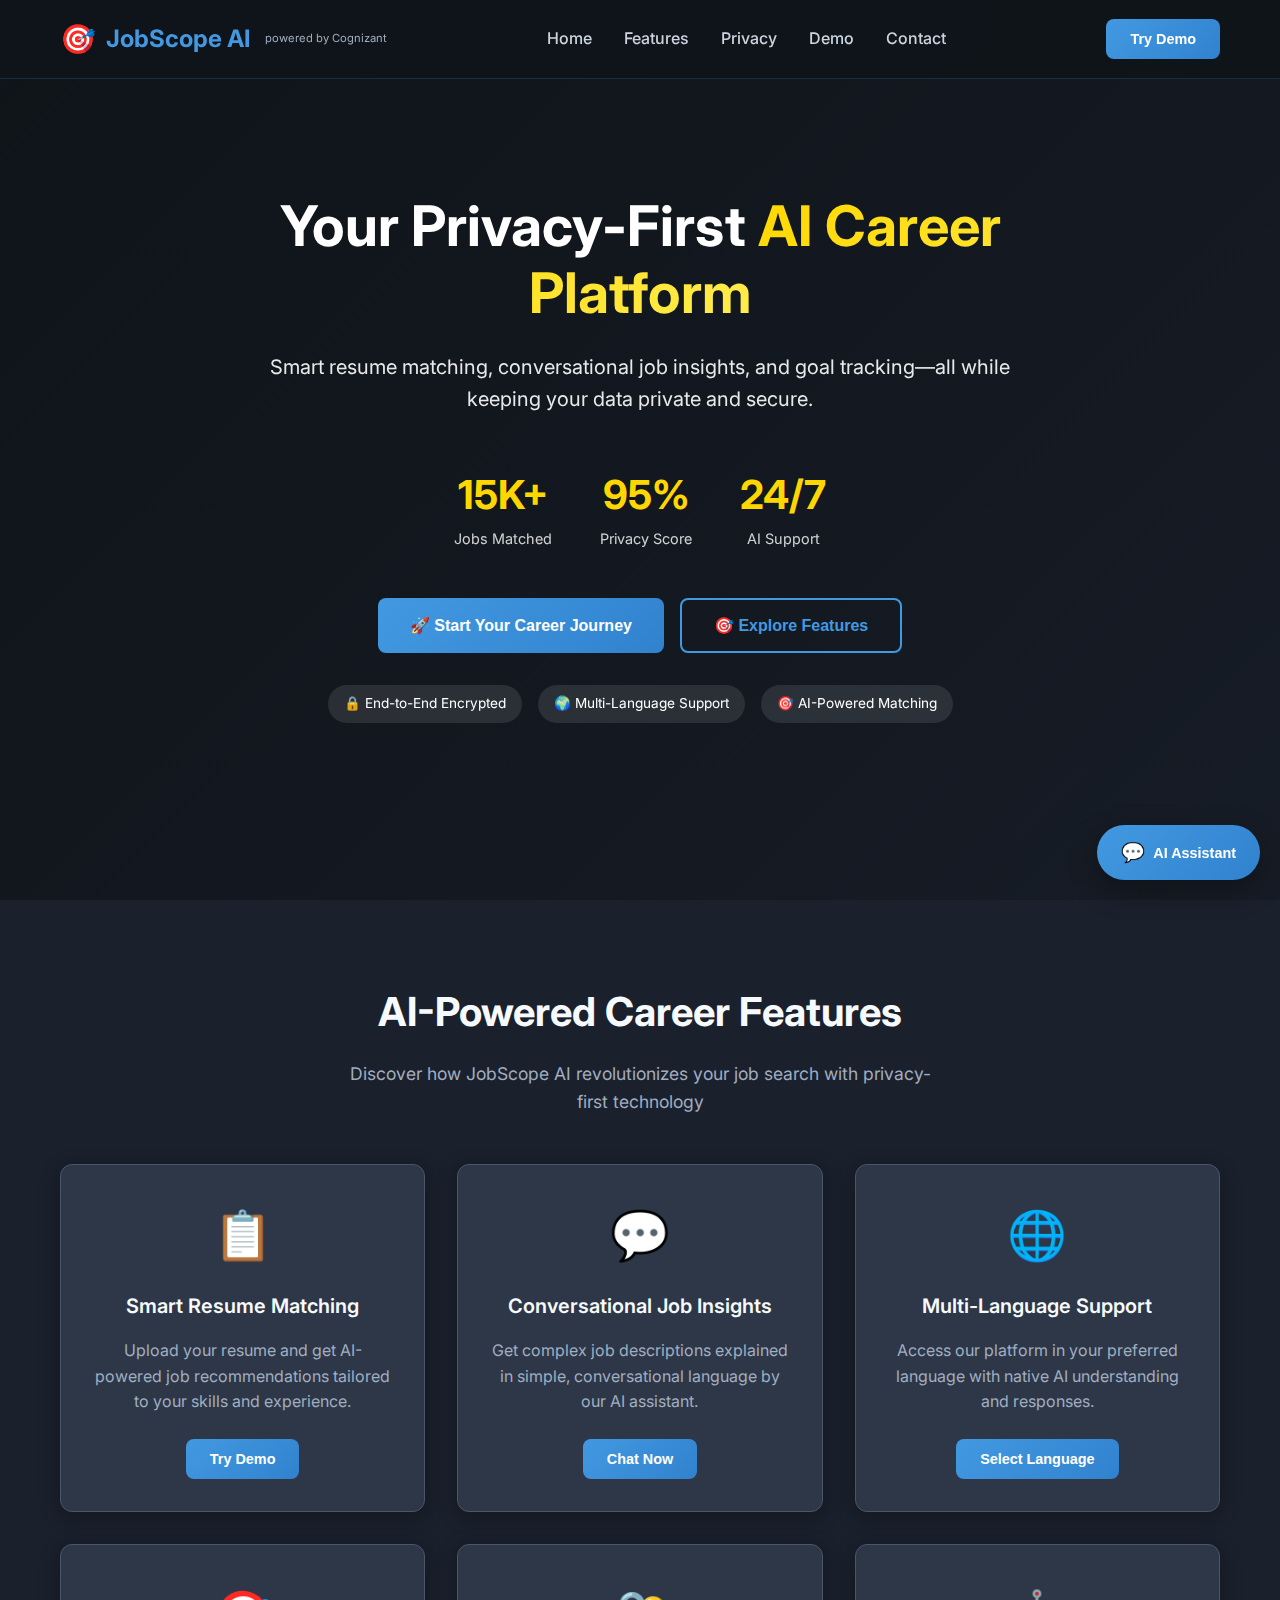
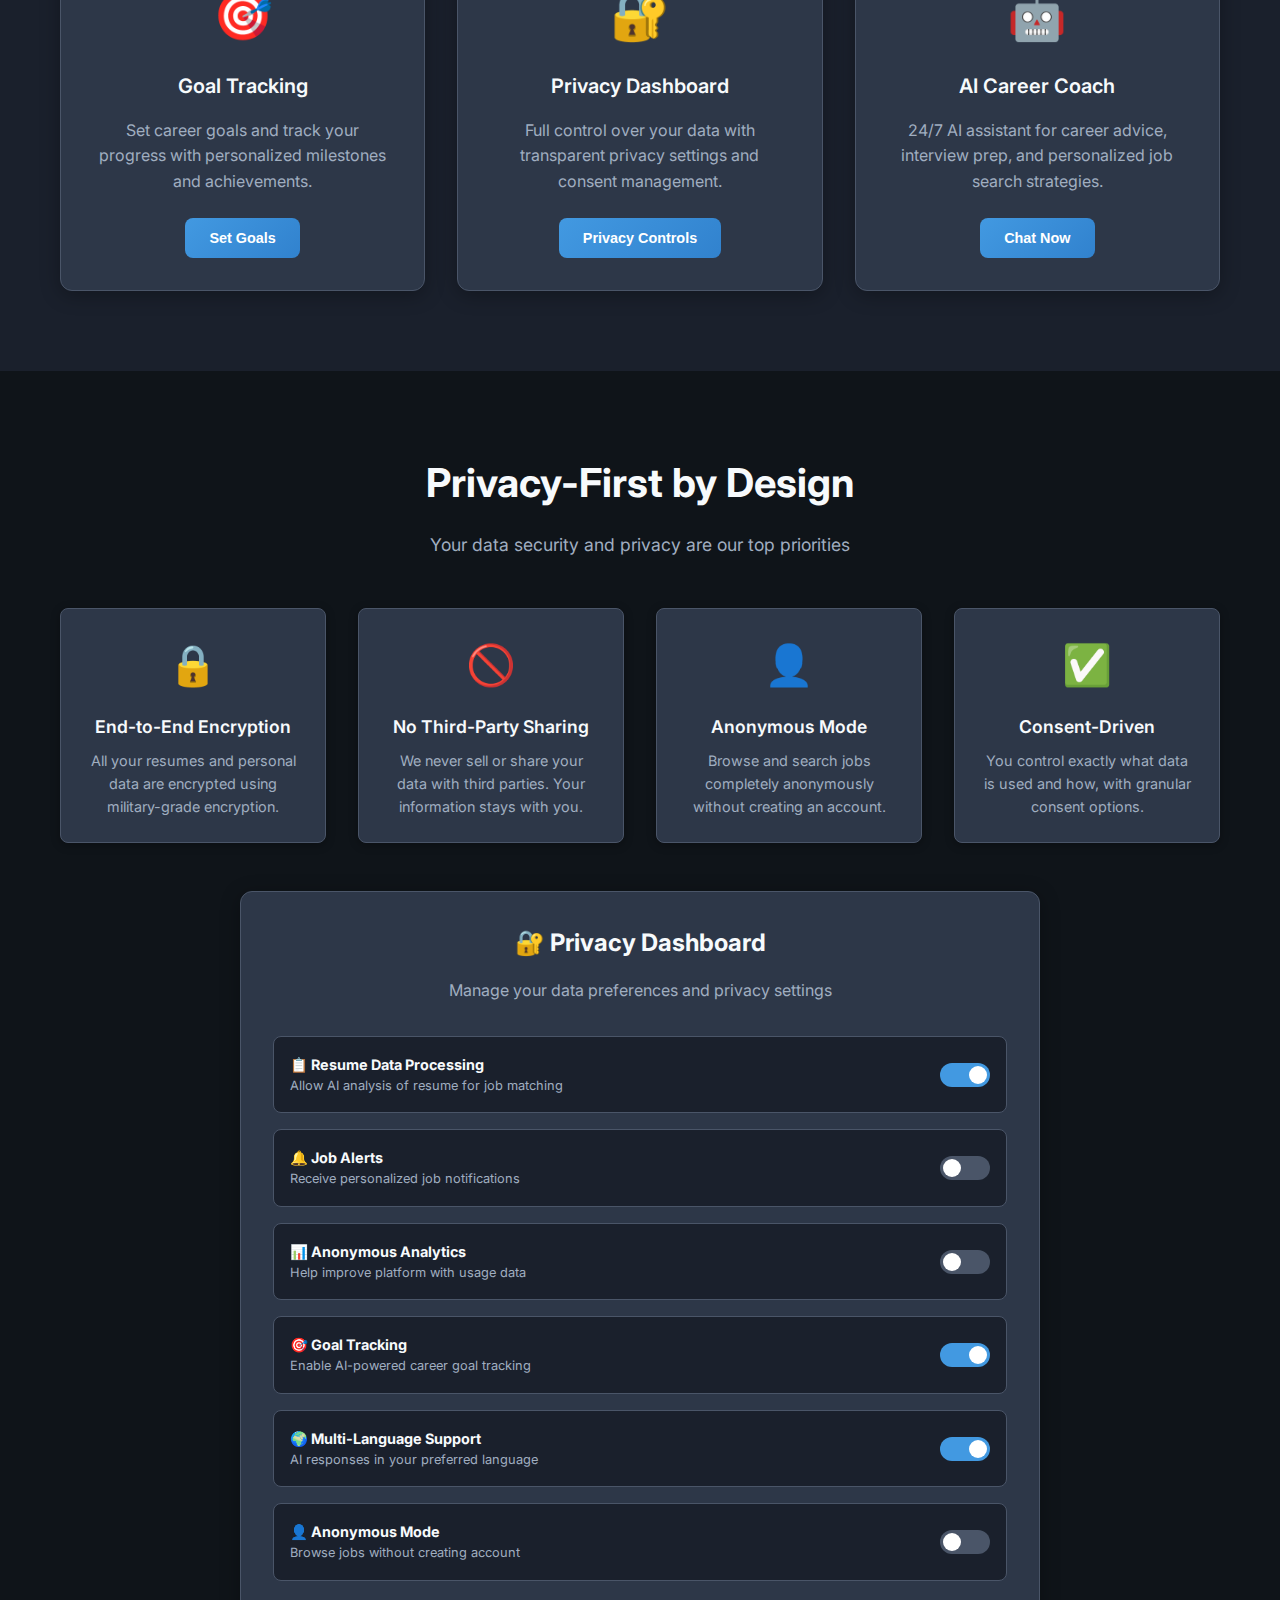
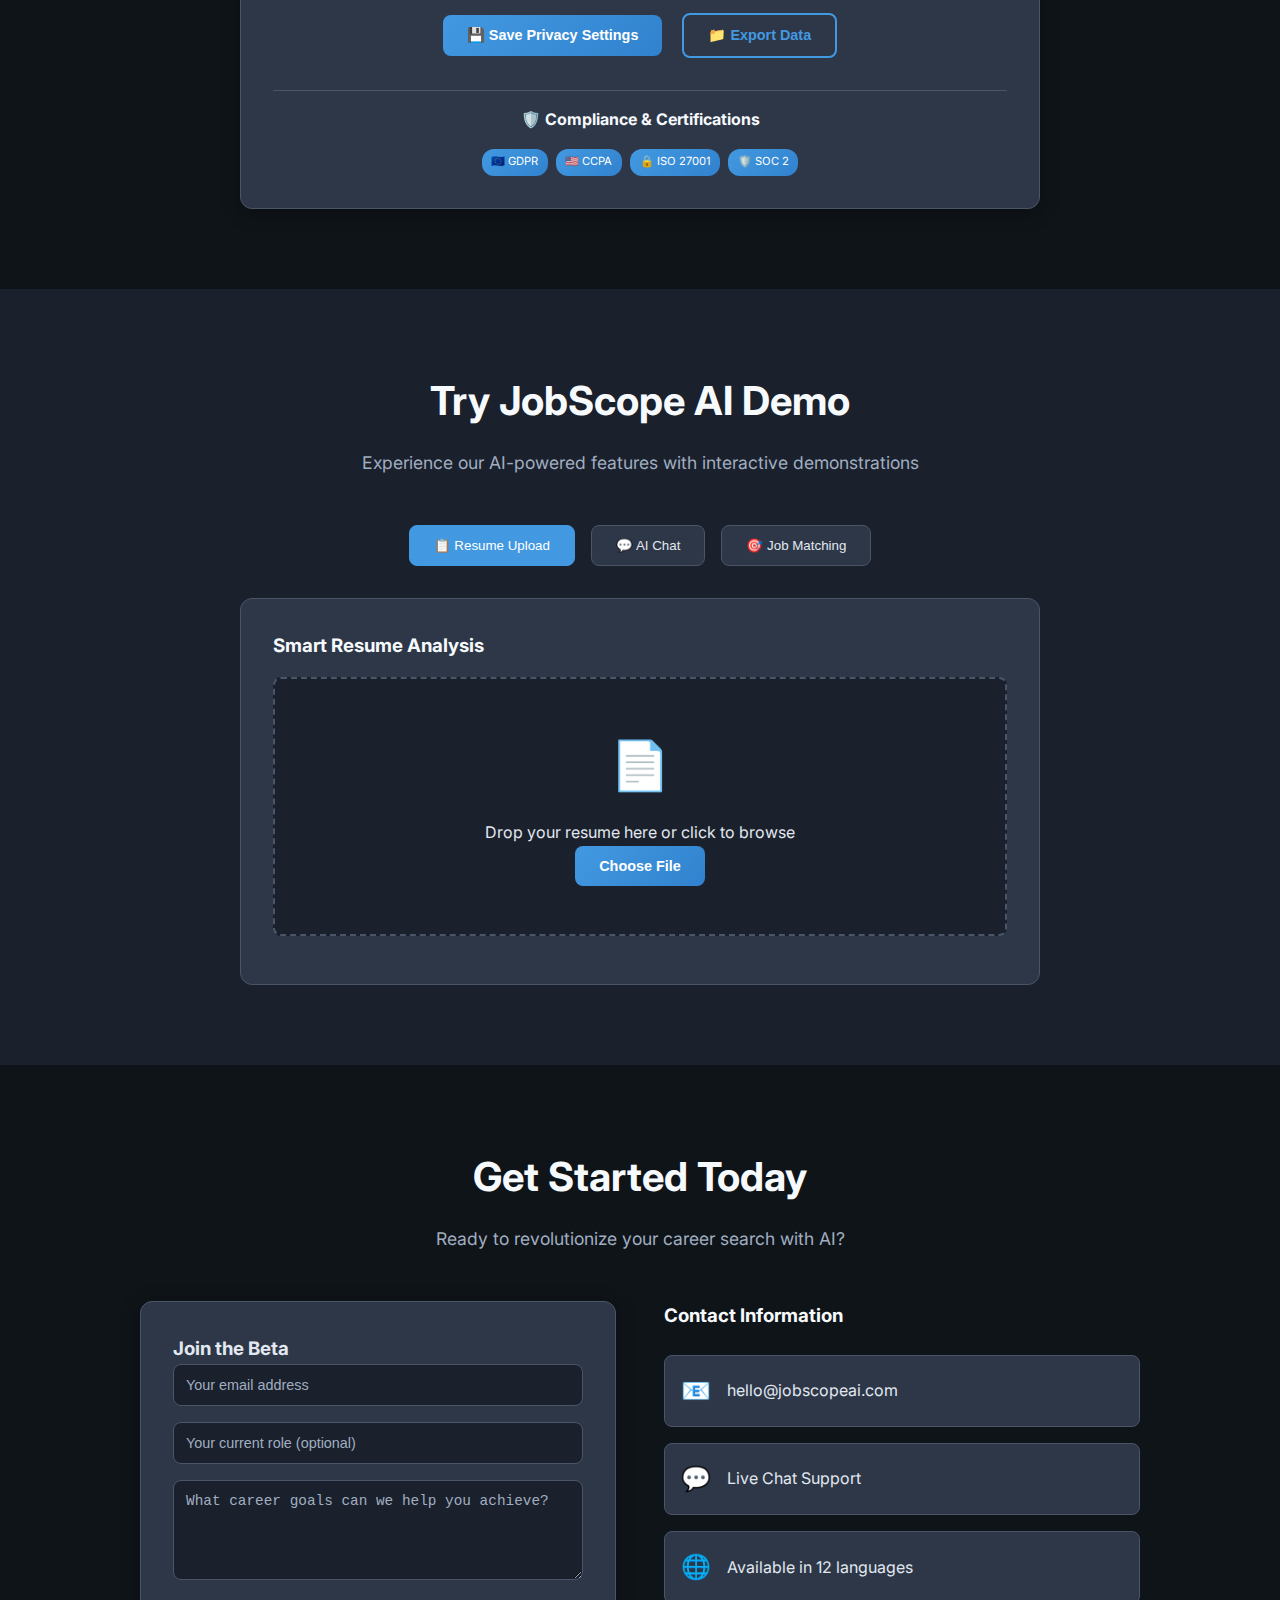
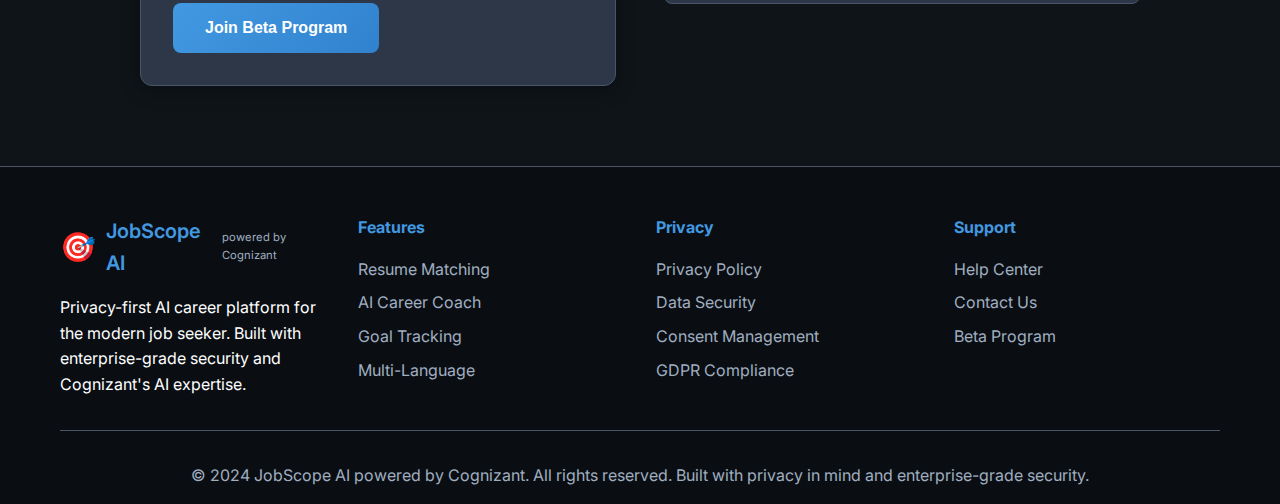
<file: fast-index.html>
<!DOCTYPE html>
<html lang="en">
<head>
    <meta charset="UTF-8">
    <meta name="viewport" content="width=device-width, initial-scale=1.0">
    <title>JobScope AI powered by Cognizant - Your Privacy-First AI Career Platform</title>
    <link href="https://fonts.googleapis.com/css2?family=Inter:wght@300;400;500;600;700&display=swap" rel="stylesheet">
    <style>
        * { margin: 0; padding: 0; box-sizing: border-box; }
        
        body { 
            font-family: 'Inter', sans-serif; 
            line-height: 1.6; 
            color: #e2e8f0; 
            background: linear-gradient(135deg, #0f1419 0%, #1a202c 50%, #2d3748 100%); 
            overflow-x: hidden;
        }
        
        .container { max-width: 1200px; margin: 0 auto; padding: 0 20px; }
        
        /* Navigation */
        .navbar { 
            position: fixed; top: 0; width: 100%; 
            background: rgba(15, 20, 25, 0.95); 
            backdrop-filter: blur(10px); 
            z-index: 1000; 
            border-bottom: 1px solid rgba(66, 153, 225, 0.2); 
        }
        
        .nav-container { 
            display: flex; justify-content: space-between; align-items: center; 
            max-width: 1200px; margin: 0 auto; padding: 1rem 20px; 
        }
        
        .logo { 
            display: flex; align-items: center; gap: 10px; 
            font-weight: 700; font-size: 1.5rem; color: #4299e1; 
        }
        .logo-icon { font-size: 1.8rem; }
        .logo-powered { font-size: 0.7rem; color: #a0aec0; font-weight: 400; margin-left: 5px; }
        
        .nav-menu { display: flex; list-style: none; gap: 2rem; }
        .nav-link { text-decoration: none; color: #cbd5e0; font-weight: 500; transition: color 0.3s ease; }
        .nav-link:hover { color: #4299e1; }
        
        /* Buttons */
        .btn { 
            padding: 0.75rem 1.5rem; border: none; border-radius: 8px; 
            font-weight: 600; cursor: pointer; transition: all 0.3s ease; 
            text-decoration: none; display: inline-block; font-size: 0.9rem; 
        }
        .btn-primary { background: linear-gradient(135deg, #4299e1, #3182ce); color: white; }
        .btn-primary:hover { transform: translateY(-2px); box-shadow: 0 8px 25px rgba(66, 153, 225, 0.4); }
        .btn-secondary { background: transparent; color: #4299e1; border: 2px solid #4299e1; }
        .btn-secondary:hover { background: #4299e1; color: white; }
        .btn-large { padding: 1rem 2rem; font-size: 1rem; }
        
        /* Hero Section */
        .hero { 
            min-height: 100vh; display: flex; align-items: center; 
            padding-top: 80px; color: white; 
        }
        .hero-container { max-width: 1200px; margin: 0 auto; padding: 0 20px; }
        .hero-content { text-align: center; max-width: 800px; margin: 0 auto; }
        .hero-title { font-size: 3.5rem; font-weight: 700; margin-bottom: 1.5rem; line-height: 1.2; }
        .highlight { 
            background: linear-gradient(135deg, #ffd700, #ffed4e); 
            -webkit-background-clip: text; -webkit-text-fill-color: transparent; 
            background-clip: text; 
        }
        .hero-subtitle { font-size: 1.25rem; margin-bottom: 2rem; opacity: 0.9; line-height: 1.6; }
        
        .hero-stats { display: flex; justify-content: center; gap: 3rem; margin: 3rem 0; }
        .stat { text-align: center; }
        .stat-number { font-size: 2.5rem; font-weight: 700; color: #ffd700; }
        .stat-label { font-size: 0.9rem; opacity: 0.8; }
        
        .hero-actions { display: flex; gap: 1rem; justify-content: center; margin: 2rem 0; flex-wrap: wrap; }
        .trust-indicators { display: flex; gap: 1rem; justify-content: center; margin-top: 2rem; flex-wrap: wrap; }
        .trust-badge { 
            background: rgba(255, 255, 255, 0.1); padding: 0.5rem 1rem; 
            border-radius: 20px; font-size: 0.85rem; backdrop-filter: blur(10px); 
        }
        
        /* Sections */
        section { padding: 4rem 0; }
        .section-header { text-align: center; margin-bottom: 3rem; }
        .section-header h2 { font-size: 2.5rem; font-weight: 700; margin-bottom: 1rem; color: #f7fafc; }
        .section-header p { font-size: 1.1rem; color: #a0aec0; max-width: 600px; margin: 0 auto; }
        
        /* Features */
        .features { background: #1a202c; padding: 5rem 0; }
        .features-grid { display: grid; grid-template-columns: repeat(auto-fit, minmax(350px, 1fr)); gap: 2rem; }
        .feature-card { 
            background: #2d3748; padding: 2rem; border-radius: 12px; text-align: center; 
            box-shadow: 0 4px 20px rgba(0, 0, 0, 0.3); 
            transition: transform 0.3s ease, box-shadow 0.3s ease; 
            border: 1px solid #4a5568; 
        }
        .feature-card:hover { 
            transform: translateY(-5px); 
            box-shadow: 0 8px 30px rgba(66, 153, 225, 0.2); 
            border-color: #4299e1; 
        }
        .feature-icon { font-size: 3rem; margin-bottom: 1rem; }
        .feature-card h3 { font-size: 1.25rem; font-weight: 600; margin-bottom: 1rem; color: #f7fafc; }
        .feature-card p { color: #a0aec0; margin-bottom: 1.5rem; line-height: 1.6; }
        
        /* Privacy */
        .privacy { background: #0f1419; padding: 5rem 0; }
        .privacy-grid { display: grid; grid-template-columns: repeat(auto-fit, minmax(250px, 1fr)); gap: 2rem; margin-bottom: 3rem; }
        .privacy-feature { 
            background: #2d3748; padding: 1.5rem; border-radius: 8px; text-align: center; 
            box-shadow: 0 2px 10px rgba(0, 0, 0, 0.3); border: 1px solid #4a5568; 
        }
        .privacy-icon { font-size: 2.5rem; margin-bottom: 1rem; }
        .privacy-feature h3 { font-size: 1.1rem; font-weight: 600; margin-bottom: 0.5rem; color: #f7fafc; }
        .privacy-feature p { color: #a0aec0; font-size: 0.9rem; }
        
        /* Privacy Dashboard */
        .privacy-dashboard { 
            background: #2d3748; padding: 2rem; border-radius: 12px; 
            box-shadow: 0 4px 20px rgba(0, 0, 0, 0.3); 
            max-width: 800px; margin: 2rem auto 0; border: 1px solid #4a5568; 
        }
        .privacy-dashboard h3 { 
            color: #f7fafc; font-size: 1.5rem; margin-bottom: 1rem; text-align: center; 
        }
        .privacy-settings { display: grid; grid-template-columns: 1fr; gap: 1rem; margin-bottom: 2rem; }
        .privacy-setting { 
            background: #1a202c; padding: 1rem; border-radius: 8px; 
            display: flex; justify-content: space-between; align-items: center; 
            border: 1px solid #4a5568; 
        }
        .setting-info h4 { color: #f7fafc; font-size: 0.9rem; margin: 0; }
        .setting-info p { color: #a0aec0; font-size: 0.8rem; margin: 0; }
        .toggle-switch { 
            position: relative; display: inline-block; width: 50px; height: 24px; 
        }
        .toggle-switch input { opacity: 0; width: 0; height: 0; }
        .slider { 
            position: absolute; cursor: pointer; top: 0; left: 0; right: 0; bottom: 0; 
            background-color: #4a5568; transition: 0.4s; border-radius: 24px; 
        }
        .slider:before { 
            position: absolute; content: ""; height: 18px; width: 18px; 
            left: 3px; bottom: 3px; background-color: white; 
            transition: 0.4s; border-radius: 50%; 
        }
        input:checked + .slider { background-color: #4299e1; }
        input:checked + .slider:before { transform: translateX(26px); }
        
        /* Demo Section */
        .demo { background: #1a202c; padding: 5rem 0; }
        .demo-tabs { display: flex; justify-content: center; gap: 1rem; margin-bottom: 2rem; flex-wrap: wrap; }
        .demo-tab { 
            padding: 0.75rem 1.5rem; border: 1px solid #4a5568; 
            background: #2d3748; color: #e2e8f0; border-radius: 8px; 
            cursor: pointer; transition: all 0.3s ease; 
        }
        .demo-tab.active { background: #4299e1; color: white; border-color: #4299e1; }
        .demo-content { max-width: 800px; margin: 0 auto; }
        .demo-panel { 
            display: none; background: #2d3748; padding: 2rem; 
            border-radius: 12px; border: 1px solid #4a5568; 
        }
        .demo-panel.active { display: block; }
        .demo-panel h3 { color: #f7fafc; margin-bottom: 1rem; }
        .upload-area { 
            border: 2px dashed #4a5568; border-radius: 8px; 
            padding: 3rem; text-align: center; margin: 1rem 0; background: #1a202c; 
        }
        .upload-icon { font-size: 3rem; margin-bottom: 1rem; }
        .chat-demo { 
            background: #1a202c; border-radius: 8px; padding: 1rem; 
            height: 300px; overflow-y: auto; margin: 1rem 0; border: 1px solid #4a5568; 
        }
        .chat-message { 
            background: #2d3748; padding: 0.75rem; border-radius: 8px; 
            margin-bottom: 0.75rem; border: 1px solid #4a5568; 
        }
        .chat-message.ai { background: #4299e1; color: white; }
        .job-match { text-align: center; }
        .match-score { 
            width: 100px; height: 100px; border-radius: 50%; 
            background: linear-gradient(135deg, #4299e1, #3182ce); 
            display: flex; align-items: center; justify-content: center; 
            margin: 0 auto 1rem; color: white; font-size: 1.5rem; font-weight: 700; 
        }
        
        /* Contact */
        .contact { background: #0f1419; padding: 5rem 0; }
        .contact-content { display: grid; grid-template-columns: 1fr 1fr; gap: 3rem; max-width: 1000px; margin: 0 auto; }
        .contact-form { 
            background: #2d3748; padding: 2rem; border-radius: 12px; 
            box-shadow: 0 4px 20px rgba(0, 0, 0, 0.3); border: 1px solid #4a5568; 
        }
        .contact-form input, .contact-form textarea { 
            width: 100%; padding: 0.75rem; margin-bottom: 1rem; 
            border: 1px solid #4a5568; border-radius: 8px; font-size: 0.9rem; 
            background: #1a202c; color: #e2e8f0; 
        }
        .contact-form input::placeholder, .contact-form textarea::placeholder { color: #a0aec0; }
        .contact-form textarea { height: 100px; resize: vertical; }
        .contact-info h3 { margin-bottom: 1.5rem; color: #f7fafc; }
        .contact-item { 
            display: flex; align-items: center; gap: 1rem; margin-bottom: 1rem; 
            padding: 1rem; background: #2d3748; border-radius: 8px; border: 1px solid #4a5568; 
        }
        .contact-icon { font-size: 1.5rem; }
        
        /* Footer */
        .footer { background: #0a0e13; color: white; padding: 3rem 0 1rem; border-top: 1px solid #4a5568; }
        .footer-content { display: grid; grid-template-columns: repeat(auto-fit, minmax(250px, 1fr)); gap: 2rem; margin-bottom: 2rem; }
        .footer-section h4 { margin-bottom: 1rem; color: #4299e1; }
        .footer-section ul { list-style: none; }
        .footer-section ul li { margin-bottom: 0.5rem; }
        .footer-section ul li a { color: #a0aec0; text-decoration: none; transition: color 0.3s ease; }
        .footer-section ul li a:hover { color: #4299e1; }
        .footer-logo { 
            display: flex; align-items: center; gap: 10px; margin-bottom: 1rem; 
            font-size: 1.25rem; font-weight: 600; color: #4299e1; 
        }
        .footer-bottom { text-align: center; padding-top: 2rem; border-top: 1px solid #4a5568; color: #a0aec0; }
        
        /* Chatbot */
        .chatbot-toggle { 
            position: fixed; bottom: 20px; right: 20px; 
            background: linear-gradient(135deg, #4299e1, #3182ce); color: white; 
            border: none; padding: 1rem; border-radius: 50px; cursor: pointer; 
            box-shadow: 0 4px 20px rgba(66, 153, 225, 0.4); 
            display: flex; align-items: center; gap: 0.5rem; 
            transition: transform 0.3s ease; 
        }
        .chatbot-toggle:hover { transform: scale(1.05); }
        .chatbot-icon { font-size: 1.2rem; }
        .chatbot-text { font-size: 0.9rem; font-weight: 600; }
        
        /* Chatbot */
        .chatbot-toggle {
            position: fixed; bottom: 20px; right: 20px; 
            background: linear-gradient(135deg, #4299e1, #3182ce); 
            color: white; border: none; border-radius: 50px; 
            padding: 1rem 1.5rem; cursor: pointer; z-index: 1001;
            box-shadow: 0 10px 30px rgba(0,0,0,0.3);
            transition: all 0.3s ease; display: flex; align-items: center; gap: 0.5rem;
        }
        .chatbot-toggle:hover { transform: translateY(-2px); box-shadow: 0 15px 40px rgba(0,0,0,0.4); }
        
        .chatbot-window {
            position: fixed; bottom: 90px; right: 20px; 
            width: 350px; height: 500px; background: #1a202c; 
            border-radius: 16px; box-shadow: 0 20px 60px rgba(0,0,0,0.5);
            border: 1px solid #4a5568; z-index: 1000; 
            transform: translateY(100%) scale(0.8); opacity: 0;
            transition: all 0.3s ease; overflow: hidden; display: none;
        }
        .chatbot-window.open { transform: translateY(0) scale(1); opacity: 1; display: block; }
        
        .chatbot-header {
            background: linear-gradient(135deg, #4299e1, #3182ce);
            color: white; padding: 1rem; display: flex; 
            justify-content: space-between; align-items: center;
        }
        .chatbot-title { display: flex; align-items: center; gap: 0.5rem; }
        .chatbot-title h4 { margin: 0; font-size: 1rem; }
        .chatbot-status { font-size: 0.8rem; opacity: 0.9; }
        .chatbot-close { background: none; border: none; color: white; font-size: 1.2rem; cursor: pointer; }
        
        .chatbot-messages {
            height: 350px; overflow-y: auto; padding: 1rem; 
            background: #2d3748; scrollbar-width: thin;
        }
        .chatbot-messages::-webkit-scrollbar { width: 4px; }
        .chatbot-messages::-webkit-scrollbar-track { background: #4a5568; }
        .chatbot-messages::-webkit-scrollbar-thumb { background: #4299e1; border-radius: 2px; }
        
        .message { margin-bottom: 1rem; display: flex; gap: 0.5rem; }
        .message-avatar { width: 32px; height: 32px; border-radius: 50%; background: #4299e1; display: flex; align-items: center; justify-content: center; font-size: 1rem; }
        .message-content { flex: 1; }
        .bot-message .message-content { background: #4a5568; padding: 0.75rem; border-radius: 12px; }
        .user-message { flex-direction: row-reverse; }
        .user-message .message-content { background: #4299e1; padding: 0.75rem; border-radius: 12px; color: white; }
        .user-message .message-avatar { background: #e2e8f0; color: #1a202c; }
        
        .quick-actions { display: flex; flex-wrap: wrap; gap: 0.5rem; margin-top: 0.5rem; }
        .quick-btn { background: #4299e1; color: white; border: none; padding: 0.5rem 0.75rem; border-radius: 16px; cursor: pointer; font-size: 0.8rem; }
        .quick-btn:hover { background: #3182ce; }
        
        .chatbot-input {
            position: absolute; bottom: 0; left: 0; right: 0;
            background: #1a202c; padding: 1rem; border-top: 1px solid #4a5568;
            display: flex; gap: 0.5rem;
        }
        .chatbot-input input {
            flex: 1; padding: 0.75rem; border: 1px solid #4a5568; 
            border-radius: 20px; background: #2d3748; color: #e2e8f0;
        }
        .chatbot-input input:focus { outline: none; border-color: #4299e1; }
        .chat-send-btn {
            background: #4299e1; color: white; border: none; 
            border-radius: 50%; width: 40px; height: 40px; cursor: pointer;
            display: flex; align-items: center; justify-content: center;
        }
        .chat-send-btn:hover { background: #3182ce; }

        /* Notification */
        .notification { 
            position: fixed; top: 100px; right: 20px; 
            background: #4299e1; color: white; padding: 1rem 1.5rem; 
            border-radius: 8px; box-shadow: 0 4px 20px rgba(0, 0, 0, 0.4); 
            display: none; z-index: 1000; border: 1px solid #3182ce; 
        }
        .notification.show { display: block; animation: slideIn 0.3s ease; }
        
        @keyframes slideIn { 
            from { transform: translateX(100%); opacity: 0; } 
            to { transform: translateX(0); opacity: 1; } 
        }
        
        /* Mobile Responsive */
        @media (max-width: 768px) {
            .nav-menu { display: none; }
            .hero-title { font-size: 2.5rem; }
            .hero-actions, .hero-stats, .trust-indicators { flex-direction: column; align-items: center; gap: 1rem; }
            .features-grid, .contact-content { grid-template-columns: 1fr; }
            .logo-powered { display: none; }
        }
    </style>
</head>
<body>
    <!-- Navigation -->
    <nav class="navbar">
        <div class="nav-container">
            <div class="logo">
                <div class="logo-icon">🎯</div>
                <span class="logo-text">JobScope AI</span>
                <span class="logo-powered">powered by Cognizant</span>
            </div>
            <ul class="nav-menu">
                <li><a href="#home" class="nav-link">Home</a></li>
                <li><a href="#features" class="nav-link">Features</a></li>
                <li><a href="#privacy" class="nav-link">Privacy</a></li>
                <li><a href="#demo" class="nav-link">Demo</a></li>
                <li><a href="#contact" class="nav-link">Contact</a></li>
            </ul>
            <div class="nav-cta">
                <button class="btn btn-primary" onclick="showDemo()">Try Demo</button>
            </div>
        </div>
    </nav>

    <!-- Hero Section -->
    <section id="home" class="hero">
        <div class="hero-container">
            <div class="hero-content">
                <h1 class="hero-title">
                    Your Privacy-First 
                    <span class="highlight">AI Career Platform</span>
                </h1>
                <p class="hero-subtitle">
                    Smart resume matching, conversational job insights, and goal tracking—all while keeping your data private and secure.
                </p>
                <div class="hero-stats">
                    <div class="stat">
                        <div class="stat-number">15K+</div>
                        <div class="stat-label">Jobs Matched</div>
                    </div>
                    <div class="stat">
                        <div class="stat-number">95%</div>
                        <div class="stat-label">Privacy Score</div>
                    </div>
                    <div class="stat">
                        <div class="stat-number">24/7</div>
                        <div class="stat-label">AI Support</div>
                    </div>
                </div>
                <div class="hero-actions">
                    <button class="btn btn-primary btn-large" onclick="showDemo()">
                        🚀 Start Your Career Journey
                    </button>
                    <button class="btn btn-secondary btn-large" onclick="scrollTo('#features')">
                        🎯 Explore Features
                    </button>
                </div>
                <div class="trust-indicators">
                    <span class="trust-badge">🔒 End-to-End Encrypted</span>
                    <span class="trust-badge">🌍 Multi-Language Support</span>
                    <span class="trust-badge">🎯 AI-Powered Matching</span>
                </div>
            </div>
        </div>
    </section>

    <!-- Features Section -->
    <section id="features" class="features">
        <div class="container">
            <div class="section-header">
                <h2>AI-Powered Career Features</h2>
                <p>Discover how JobScope AI revolutionizes your job search with privacy-first technology</p>
            </div>
            <div class="features-grid">
                <div class="feature-card">
                    <div class="feature-icon">📋</div>
                    <h3>Smart Resume Matching</h3>
                    <p>Upload your resume and get AI-powered job recommendations tailored to your skills and experience.</p>
                    <button class="btn btn-primary" onclick="showDemo()">Try Demo</button>
                </div>
                <div class="feature-card">
                    <div class="feature-icon">💬</div>
                    <h3>Conversational Job Insights</h3>
                    <p>Get complex job descriptions explained in simple, conversational language by our AI assistant.</p>
                    <button class="btn btn-primary" onclick="openChat()">Chat Now</button>
                </div>
                <div class="feature-card">
                    <div class="feature-icon">🌐</div>
                    <h3>Multi-Language Support</h3>
                    <p>Access our platform in your preferred language with native AI understanding and responses.</p>
                    <button class="btn btn-primary" onclick="showLanguages()">Select Language</button>
                </div>
                <div class="feature-card">
                    <div class="feature-icon">🎯</div>
                    <h3>Goal Tracking</h3>
                    <p>Set career goals and track your progress with personalized milestones and achievements.</p>
                    <button class="btn btn-primary" onclick="setGoals()">Set Goals</button>
                </div>
                <div class="feature-card">
                    <div class="feature-icon">🔐</div>
                    <h3>Privacy Dashboard</h3>
                    <p>Full control over your data with transparent privacy settings and consent management.</p>
                    <button class="btn btn-primary" onclick="showPrivacy()">Privacy Controls</button>
                </div>
                <div class="feature-card">
                    <div class="feature-icon">🤖</div>
                    <h3>AI Career Coach</h3>
                    <p>24/7 AI assistant for career advice, interview prep, and personalized job search strategies.</p>
                    <button class="btn btn-primary" onclick="openChat()">Chat Now</button>
                </div>
            </div>
        </div>
    </section>

    <!-- Privacy Section -->
    <section id="privacy" class="privacy">
        <div class="container">
            <div class="section-header">
                <h2>Privacy-First by Design</h2>
                <p>Your data security and privacy are our top priorities</p>
            </div>
            <div class="privacy-grid">
                <div class="privacy-feature">
                    <div class="privacy-icon">🔒</div>
                    <h3>End-to-End Encryption</h3>
                    <p>All your resumes and personal data are encrypted using military-grade encryption.</p>
                </div>
                <div class="privacy-feature">
                    <div class="privacy-icon">🚫</div>
                    <h3>No Third-Party Sharing</h3>
                    <p>We never sell or share your data with third parties. Your information stays with you.</p>
                </div>
                <div class="privacy-feature">
                    <div class="privacy-icon">👤</div>
                    <h3>Anonymous Mode</h3>
                    <p>Browse and search jobs completely anonymously without creating an account.</p>
                </div>
                <div class="privacy-feature">
                    <div class="privacy-icon">✅</div>
                    <h3>Consent-Driven</h3>
                    <p>You control exactly what data is used and how, with granular consent options.</p>
                </div>
            </div>
            
            <!-- Privacy Dashboard -->
            <div class="privacy-dashboard">
                <h3>🔐 Privacy Dashboard</h3>
                <p style="text-align: center; color: #a0aec0; margin-bottom: 2rem;">Manage your data preferences and privacy settings</p>
                <div class="privacy-settings">
                    <div class="privacy-setting">
                        <div class="setting-info">
                            <h4>📋 Resume Data Processing</h4>
                            <p>Allow AI analysis of resume for job matching</p>
                        </div>
                        <label class="toggle-switch">
                            <input type="checkbox" checked>
                            <span class="slider"></span>
                        </label>
                    </div>
                    <div class="privacy-setting">
                        <div class="setting-info">
                            <h4>🔔 Job Alerts</h4>
                            <p>Receive personalized job notifications</p>
                        </div>
                        <label class="toggle-switch">
                            <input type="checkbox">
                            <span class="slider"></span>
                        </label>
                    </div>
                    <div class="privacy-setting">
                        <div class="setting-info">
                            <h4>📊 Anonymous Analytics</h4>
                            <p>Help improve platform with usage data</p>
                        </div>
                        <label class="toggle-switch">
                            <input type="checkbox">
                            <span class="slider"></span>
                        </label>
                    </div>
                    <div class="privacy-setting">
                        <div class="setting-info">
                            <h4>🎯 Goal Tracking</h4>
                            <p>Enable AI-powered career goal tracking</p>
                        </div>
                        <label class="toggle-switch">
                            <input type="checkbox" checked>
                            <span class="slider"></span>
                        </label>
                    </div>
                    <div class="privacy-setting">
                        <div class="setting-info">
                            <h4>🌍 Multi-Language Support</h4>
                            <p>AI responses in your preferred language</p>
                        </div>
                        <label class="toggle-switch">
                            <input type="checkbox" checked>
                            <span class="slider"></span>
                        </label>
                    </div>
                    <div class="privacy-setting">
                        <div class="setting-info">
                            <h4>👤 Anonymous Mode</h4>
                            <p>Browse jobs without creating account</p>
                        </div>
                        <label class="toggle-switch">
                            <input type="checkbox">
                            <span class="slider"></span>
                        </label>
                    </div>
                </div>
                <div style="text-align: center;">
                    <button class="btn btn-primary" onclick="saveSettings()">💾 Save Privacy Settings</button>
                    <button class="btn btn-secondary" onclick="exportData()" style="margin-left: 1rem;">📁 Export Data</button>
                </div>
                <div style="text-align: center; margin-top: 2rem; padding-top: 1rem; border-top: 1px solid #4a5568;">
                    <h4 style="color: #f7fafc; margin-bottom: 1rem;">🛡️ Compliance & Certifications</h4>
                    <div style="display: flex; gap: 0.5rem; justify-content: center; flex-wrap: wrap;">
                        <span style="background: linear-gradient(135deg, #4299e1, #3182ce); color: white; padding: 0.3rem 0.6rem; border-radius: 12px; font-size: 0.7rem;">🇪🇺 GDPR</span>
                        <span style="background: linear-gradient(135deg, #4299e1, #3182ce); color: white; padding: 0.3rem 0.6rem; border-radius: 12px; font-size: 0.7rem;">🇺🇸 CCPA</span>
                        <span style="background: linear-gradient(135deg, #4299e1, #3182ce); color: white; padding: 0.3rem 0.6rem; border-radius: 12px; font-size: 0.7rem;">🔒 ISO 27001</span>
                        <span style="background: linear-gradient(135deg, #4299e1, #3182ce); color: white; padding: 0.3rem 0.6rem; border-radius: 12px; font-size: 0.7rem;">🛡️ SOC 2</span>
                    </div>
                </div>
            </div>
        </div>
    </section>

    <!-- Demo Section -->
    <section id="demo" class="demo">
        <div class="container">
            <div class="section-header">
                <h2>Try JobScope AI Demo</h2>
                <p>Experience our AI-powered features with interactive demonstrations</p>
            </div>
            <div class="demo-tabs">
                <button class="demo-tab active" onclick="showDemoTab('upload')">📋 Resume Upload</button>
                <button class="demo-tab" onclick="showDemoTab('chat')">💬 AI Chat</button>
                <button class="demo-tab" onclick="showDemoTab('match')">🎯 Job Matching</button>
            </div>
            <div class="demo-content">
                <div class="demo-panel active" id="upload-demo">
                    <h3>Smart Resume Analysis</h3>
                    <div class="upload-area">
                        <div class="upload-icon">📄</div>
                        <p>Drop your resume here or click to browse</p>
                        <button class="btn btn-primary" onclick="uploadResume()">Choose File</button>
                    </div>
                    <div id="upload-results" style="display: none; margin-top: 1rem; padding: 1rem; background: #1a202c; border-radius: 8px; border: 1px solid #4a5568;">
                        <h4 style="color: #f7fafc;">AI Analysis Results:</h4>
                        <div style="display: flex; gap: 0.5rem; flex-wrap: wrap; margin: 1rem 0;">
                            <span style="background: #4299e1; color: white; padding: 0.25rem 0.75rem; border-radius: 16px; font-size: 0.8rem;">JavaScript</span>
                            <span style="background: #4299e1; color: white; padding: 0.25rem 0.75rem; border-radius: 16px; font-size: 0.8rem;">React</span>
                            <span style="background: #4299e1; color: white; padding: 0.25rem 0.75rem; border-radius: 16px; font-size: 0.8rem;">Node.js</span>
                            <span style="background: #4299e1; color: white; padding: 0.25rem 0.75rem; border-radius: 16px; font-size: 0.8rem;">Project Management</span>
                        </div>
                        <p style="color: #4299e1;">✅ Found 15 matching job opportunities</p>
                    </div>
                </div>
                <div class="demo-panel" id="chat-demo">
                    <h3>AI Career Assistant</h3>
                    <div class="chat-demo">
                        <div class="chat-message ai">
                            <strong>JobScope AI:</strong> Hi! I'm your AI career assistant. I can help explain job descriptions, provide career advice, and answer questions about opportunities. What would you like to know?
                        </div>
                        <div class="chat-message" style="background: #4a5568;">
                            <strong>You:</strong> Can you explain what a "Full Stack Developer" role requires?
                        </div>
                        <div class="chat-message ai">
                            <strong>JobScope AI:</strong> A Full Stack Developer works on both frontend (what users see) and backend (server logic). You'll need skills in JavaScript, HTML/CSS for frontend, plus server technologies like Node.js or Python. It's like being able to build both the car's dashboard and engine! 🚗
                        </div>
                    </div>
                    <div style="display: flex; gap: 0.5rem; margin-top: 1rem;">
                        <input type="text" placeholder="Ask about any job or career topic..." style="flex: 1; padding: 0.5rem; border: 1px solid #4a5568; border-radius: 6px; background: #1a202c; color: #e2e8f0;">
                        <button class="btn btn-primary" onclick="sendChatMessage()">Send</button>
                    </div>
                </div>
                <div class="demo-panel" id="match-demo">
                    <h3>AI Job Matching</h3>
                    <div class="job-match">
                        <div class="match-score">92%</div>
                        <h4 style="color: #f7fafc; margin-bottom: 0.5rem;">Software Developer - TechCorp</h4>
                        <p style="color: #a0aec0; margin-bottom: 1.5rem;">Perfect match for your React and JavaScript skills</p>
                        <div style="text-align: left; background: #1a202c; padding: 1rem; border-radius: 8px; margin-bottom: 1rem; border: 1px solid #4a5568;">
                            <h5 style="color: #f7fafc; margin-bottom: 1rem;">Why this matches:</h5>
                            <ul style="list-style: none; padding: 0;">
                                <li style="padding: 0.5rem 0; border-bottom: 1px solid #4a5568; color: #a0aec0;">✅ 3+ years JavaScript experience (You have 4 years)</li>
                                <li style="padding: 0.5rem 0; border-bottom: 1px solid #4a5568; color: #a0aec0;">✅ React framework expertise</li>
                                <li style="padding: 0.5rem 0; border-bottom: 1px solid #4a5568; color: #a0aec0;">✅ Node.js backend knowledge</li>
                                <li style="padding: 0.5rem 0; color: #a0aec0;">⚠️ AWS experience preferred (Consider learning)</li>
                            </ul>
                        </div>
                        <button class="btn btn-primary btn-large">Apply to this job</button>
                    </div>
                </div>
            </div>
        </div>
    </section>

    <!-- Contact Section -->
    <section id="contact" class="contact">
        <div class="container">
            <div class="section-header">
                <h2>Get Started Today</h2>
                <p>Ready to revolutionize your career search with AI?</p>
            </div>
            <div class="contact-content">
                <div class="contact-form">
                    <h3>Join the Beta</h3>
                    <form onsubmit="submitForm(event)">
                        <input type="email" placeholder="Your email address" required>
                        <input type="text" placeholder="Your current role (optional)">
                        <textarea placeholder="What career goals can we help you achieve?"></textarea>
                        <button type="submit" class="btn btn-primary btn-large">Join Beta Program</button>
                    </form>
                </div>
                <div class="contact-info">
                    <h3>Contact Information</h3>
                    <div class="contact-item">
                        <span class="contact-icon">📧</span>
                        <span>hello@jobscopeai.com</span>
                    </div>
                    <div class="contact-item">
                        <span class="contact-icon">💬</span>
                        <span>Live Chat Support</span>
                    </div>
                    <div class="contact-item">
                        <span class="contact-icon">🌐</span>
                        <span>Available in 12 languages</span>
                    </div>
                </div>
            </div>
        </div>
    </section>

    <!-- Footer -->
    <footer class="footer">
        <div class="container">
            <div class="footer-content">
                <div class="footer-section">
                    <div class="footer-logo">
                        <div class="logo-icon">🎯</div>
                        <span class="logo-text">JobScope AI</span>
                        <span class="logo-powered">powered by Cognizant</span>
                    </div>
                    <p>Privacy-first AI career platform for the modern job seeker. Built with enterprise-grade security and Cognizant's AI expertise.</p>
                </div>
                <div class="footer-section">
                    <h4>Features</h4>
                    <ul>
                        <li><a href="#features">Resume Matching</a></li>
                        <li><a href="#features">AI Career Coach</a></li>
                        <li><a href="#features">Goal Tracking</a></li>
                        <li><a href="#features">Multi-Language</a></li>
                    </ul>
                </div>
                <div class="footer-section">
                    <h4>Privacy</h4>
                    <ul>
                        <li><a href="#privacy">Privacy Policy</a></li>
                        <li><a href="#privacy">Data Security</a></li>
                        <li><a href="#privacy">Consent Management</a></li>
                        <li><a href="#privacy">GDPR Compliance</a></li>
                    </ul>
                </div>
                <div class="footer-section">
                    <h4>Support</h4>
                    <ul>
                        <li><a href="#contact">Help Center</a></li>
                        <li><a href="#contact">Contact Us</a></li>
                        <li><a href="#contact">Beta Program</a></li>
                    </ul>
                </div>
            </div>
            <div class="footer-bottom">
                <p>&copy; 2024 JobScope AI powered by Cognizant. All rights reserved. Built with privacy in mind and enterprise-grade security.</p>
            </div>
        </div>
    </footer>

    <!-- Chatbot Toggle -->
    <button class="chatbot-toggle" onclick="toggleChat()">
        <span class="chatbot-icon">💬</span>
        <span class="chatbot-text">AI Assistant</span>
    </button>

    <!-- Chatbot Window -->
    <div id="chatbot-window" class="chatbot-window">
        <div class="chatbot-header">
            <div class="chatbot-title">
                <span class="chatbot-avatar">🤖</span>
                <div>
                    <h4>JobScope AI Assistant</h4>
                    <span class="chatbot-status">Online • Ready to help</span>
                </div>
            </div>
            <button class="chatbot-close" onclick="toggleChat()">✕</button>
        </div>
        
        <div class="chatbot-messages" id="chatbot-messages">
            <div class="message bot-message">
                <div class="message-avatar">🤖</div>
                <div class="message-content">
                    <p>Hi! I'm your AI career assistant. I can help you with:</p>
                    <div class="quick-actions">
                        <button onclick="sendQuickMessage('resume')" class="quick-btn">📋 Resume Analysis</button>
                        <button onclick="sendQuickMessage('jobs')" class="quick-btn">🔍 Find Jobs</button>
                        <button onclick="sendQuickMessage('explain')" class="quick-btn">💡 Explain Roles</button>
                        <button onclick="sendQuickMessage('goals')" class="quick-btn">🎯 Set Goals</button>
                        <button onclick="sendQuickMessage('languages')" class="quick-btn">🌍 Languages</button>
                    </div>
                </div>
            </div>
        </div>
        
        <div class="chatbot-input">
            <input type="text" id="chat-input" placeholder="Ask me about jobs, careers, or upload your resume..." onkeypress="handleChatKeyPress(event)">
            <button onclick="sendChatMessage()" class="chat-send-btn">
                <span>📤</span>
            </button>
        </div>
    </div>

    <!-- Notification -->
    <div id="notification" class="notification"></div>

    <script>
        // Fast JavaScript - Inline for quick loading
        let chatbotOpen = false;
        let messageHistory = [];

        function showNotification(message) {
            const notification = document.getElementById('notification');
            notification.textContent = message;
            notification.classList.add('show');
            setTimeout(() => notification.classList.remove('show'), 3000);
        }

        // Chatbot Functions
        function toggleChat() {
            const chatWindow = document.getElementById('chatbot-window');
            const chatToggle = document.querySelector('.chatbot-toggle');
            
            chatbotOpen = !chatbotOpen;
            
            if (chatbotOpen) {
                chatWindow.classList.add('open');
                chatToggle.style.display = 'none';
            } else {
                chatWindow.classList.remove('open');
                chatToggle.style.display = 'flex';
            }
        }

        function addMessage(content, isUser = false) {
            const messagesContainer = document.getElementById('chatbot-messages');
            const messageDiv = document.createElement('div');
            messageDiv.className = `message ${isUser ? 'user-message' : 'bot-message'}`;
            
            messageDiv.innerHTML = `
                <div class="message-avatar">${isUser ? '👤' : '🤖'}</div>
                <div class="message-content">
                    <p>${content}</p>
                </div>
            `;
            
            messagesContainer.appendChild(messageDiv);
            messagesContainer.scrollTop = messagesContainer.scrollHeight;
            
            messageHistory.push({ content, isUser, timestamp: new Date() });
        }

        function sendChatMessage() {
            const input = document.getElementById('chat-input');
            const message = input.value.trim();
            
            if (message) {
                addMessage(message, true);
                input.value = '';
                
                // Simulate AI response
                setTimeout(() => {
                    const response = getAIResponse(message);
                    addMessage(response);
                }, 1000);
            }
        }

        function sendQuickMessage(type) {
            const quickMessages = {
                'resume': 'How can I upload and analyze my resume?',
                'jobs': 'Help me find jobs that match my skills',
                'explain': 'Can you explain job descriptions in simple terms?',
                'goals': 'How does goal tracking work?',
                'languages': 'What languages do you support?'
            };
            
            const message = quickMessages[type];
            if (message) {
                addMessage(message, true);
                setTimeout(() => {
                    const response = getAIResponse(message);
                    addMessage(response);
                }, 1000);
            }
        }

        function getAIResponse(message) {
            const responses = {
                'resume': '📋 Great! You can upload your resume in the Demo section. Our AI will analyze your skills, experience, and suggest matching jobs. We support PDF, DOC, and TXT formats. Your resume is encrypted and never shared with third parties.',
                'jobs': '🔍 I can help you find jobs! Based on your skills, I\'ll search through thousands of opportunities and rank them by compatibility. Would you like to start by telling me about your experience or uploading your resume?',
                'explain': '💡 Absolutely! I specialize in breaking down complex job descriptions into simple terms. For example, "Full Stack Developer" means you work on both the user interface (what people see) and the backend (server logic). What role would you like me to explain?',
                'goals': '🎯 Goal tracking helps you plan your career journey! Set goals like "Learn Python", "Get promoted", or "Switch to data science". I\'ll suggest learning resources, track your progress, and find relevant opportunities.',
                'languages': '🌍 I support 12+ languages including English, Spanish, French, German, Chinese, Japanese, Portuguese, Russian, Arabic, Hindi, Korean, and Italian. You can switch languages anytime in your settings!',
                'default': '🤖 I\'m here to help with your career! I can analyze resumes, explain job descriptions, find matching opportunities, track your goals, and provide career advice. What would you like assistance with today?'
            };
            
            const lowerMessage = message.toLowerCase();
            for (const [key, response] of Object.entries(responses)) {
                if (lowerMessage.includes(key)) {
                    return response;
                }
            }
            
            return responses.default;
        }

        function handleChatKeyPress(event) {
            if (event.key === 'Enter') {
                sendChatMessage();
            }
        }

        // Demo Functions
        function showDemoTab(tab) {
            // Hide all demo panels
            const panels = document.querySelectorAll('.demo-panel');
            panels.forEach(panel => panel.classList.remove('active'));
            
            // Remove active class from all tabs
            const tabs = document.querySelectorAll('.demo-tab');
            tabs.forEach(t => t.classList.remove('active'));
            
            // Show selected panel and tab
            document.getElementById(tab + '-demo').classList.add('active');
            event.target.classList.add('active');
        }

        function uploadResume() {
            // Create file input
            const input = document.createElement('input');
            input.type = 'file';
            input.accept = '.pdf,.doc,.docx,.txt';
            input.onchange = function(e) {
                const file = e.target.files[0];
                if (file) {
                    showNotification('🔄 Analyzing resume... Please wait.');
                    
                    // Simulate processing
                    setTimeout(() => {
                        document.getElementById('upload-results').style.display = 'block';
                        showNotification('✅ Resume analyzed successfully! Found ' + Math.floor(Math.random() * 20 + 10) + ' matching jobs.');
                    }, 2000);
                }
            };
            input.click();
        }

        function sendChatDemoMessage() {
            const input = document.querySelector('#chat-demo input');
            const message = input.value.trim();
            
            if (message) {
                const chatDemo = document.querySelector('.chat-demo');
                
                // Add user message
                const userMsg = document.createElement('div');
                userMsg.className = 'chat-message';
                userMsg.style.background = '#4a5568';
                userMsg.innerHTML = `<strong>You:</strong> ${message}`;
                chatDemo.appendChild(userMsg);
                
                // Add AI response
                setTimeout(() => {
                    const aiMsg = document.createElement('div');
                    aiMsg.className = 'chat-message ai';
                    aiMsg.innerHTML = `<strong>JobScope AI:</strong> ${getAIResponse(message)}`;
                    chatDemo.appendChild(aiMsg);
                    
                    chatDemo.scrollTop = chatDemo.scrollHeight;
                }, 1000);
                
                input.value = '';
            }
        }

        // Other Functions
        function showDemo() {
            document.getElementById('demo').scrollIntoView({ behavior: 'smooth' });
            showNotification('🚀 Try our interactive demos below!');
        }

        function openChat() {
            if (!chatbotOpen) {
                toggleChat();
            }
            showNotification('💬 AI Assistant is ready to help!');
        }

        function showLanguages() {
            showNotification('🌍 Available languages: English, Spanish, French, German, Chinese, Japanese, Portuguese, Russian, Arabic, Hindi, Korean, Italian');
        }

        function setGoals() {
            showNotification('🎯 Goal Tracking: Set goals like "Get a senior developer role" or "Learn cloud computing" and track your progress!');
        }

        function showPrivacy() {
            document.getElementById('privacy').scrollIntoView({ behavior: 'smooth' });
            showNotification('🔐 Privacy Dashboard: You have full control over your data with granular privacy settings and transparency.');
        }

        function saveSettings() {
            const settings = {};
            document.querySelectorAll('.privacy-setting input').forEach((input, index) => {
                const settingName = input.parentElement.parentElement.querySelector('h4').textContent;
                settings[settingName] = input.checked;
            });
            
            localStorage.setItem('jobscopePrivacySettings', JSON.stringify(settings));
            showNotification('💾 Privacy settings saved successfully!');
        }

        function exportData() {
            const data = {
                privacySettings: JSON.parse(localStorage.getItem('jobscopePrivacySettings') || '{}'),
                chatHistory: messageHistory,
                timestamp: new Date().toISOString()
            };
            
            const blob = new Blob([JSON.stringify(data, null, 2)], { type: 'application/json' });
            const url = URL.createObjectURL(blob);
            const a = document.createElement('a');
            a.href = url;
            a.download = 'jobscope-data-export.json';
            document.body.appendChild(a);
            a.click();
            document.body.removeChild(a);
            URL.revokeObjectURL(url);
            
            showNotification('📁 Data exported successfully!');
        }

        function submitForm(event) {
            event.preventDefault();
            showNotification('🎉 Thank you for joining our beta program! We\'ll be in touch soon.');
            event.target.reset();
        }

        // Load saved settings on page load
        document.addEventListener('DOMContentLoaded', function() {
            // Load privacy settings
            const savedSettings = JSON.parse(localStorage.getItem('jobscopePrivacySettings') || '{}');
            Object.entries(savedSettings).forEach(([setting, value]) => {
                const settingElement = Array.from(document.querySelectorAll('.privacy-setting h4'))
                    .find(h4 => h4.textContent === setting);
                if (settingElement) {
                    const checkbox = settingElement.parentElement.parentElement.querySelector('input');
                    checkbox.checked = value;
                }
            });

            // Smooth scrolling
            document.querySelectorAll('a[href^="#"]').forEach(anchor => {
                anchor.addEventListener('click', function (e) {
                    e.preventDefault();
                    const target = document.querySelector(this.getAttribute('href'));
                    if (target) {
                        target.scrollIntoView({ behavior: 'smooth', block: 'start' });
                    }
                });
            });
        });
    </script>
</body>
</html>
</file>
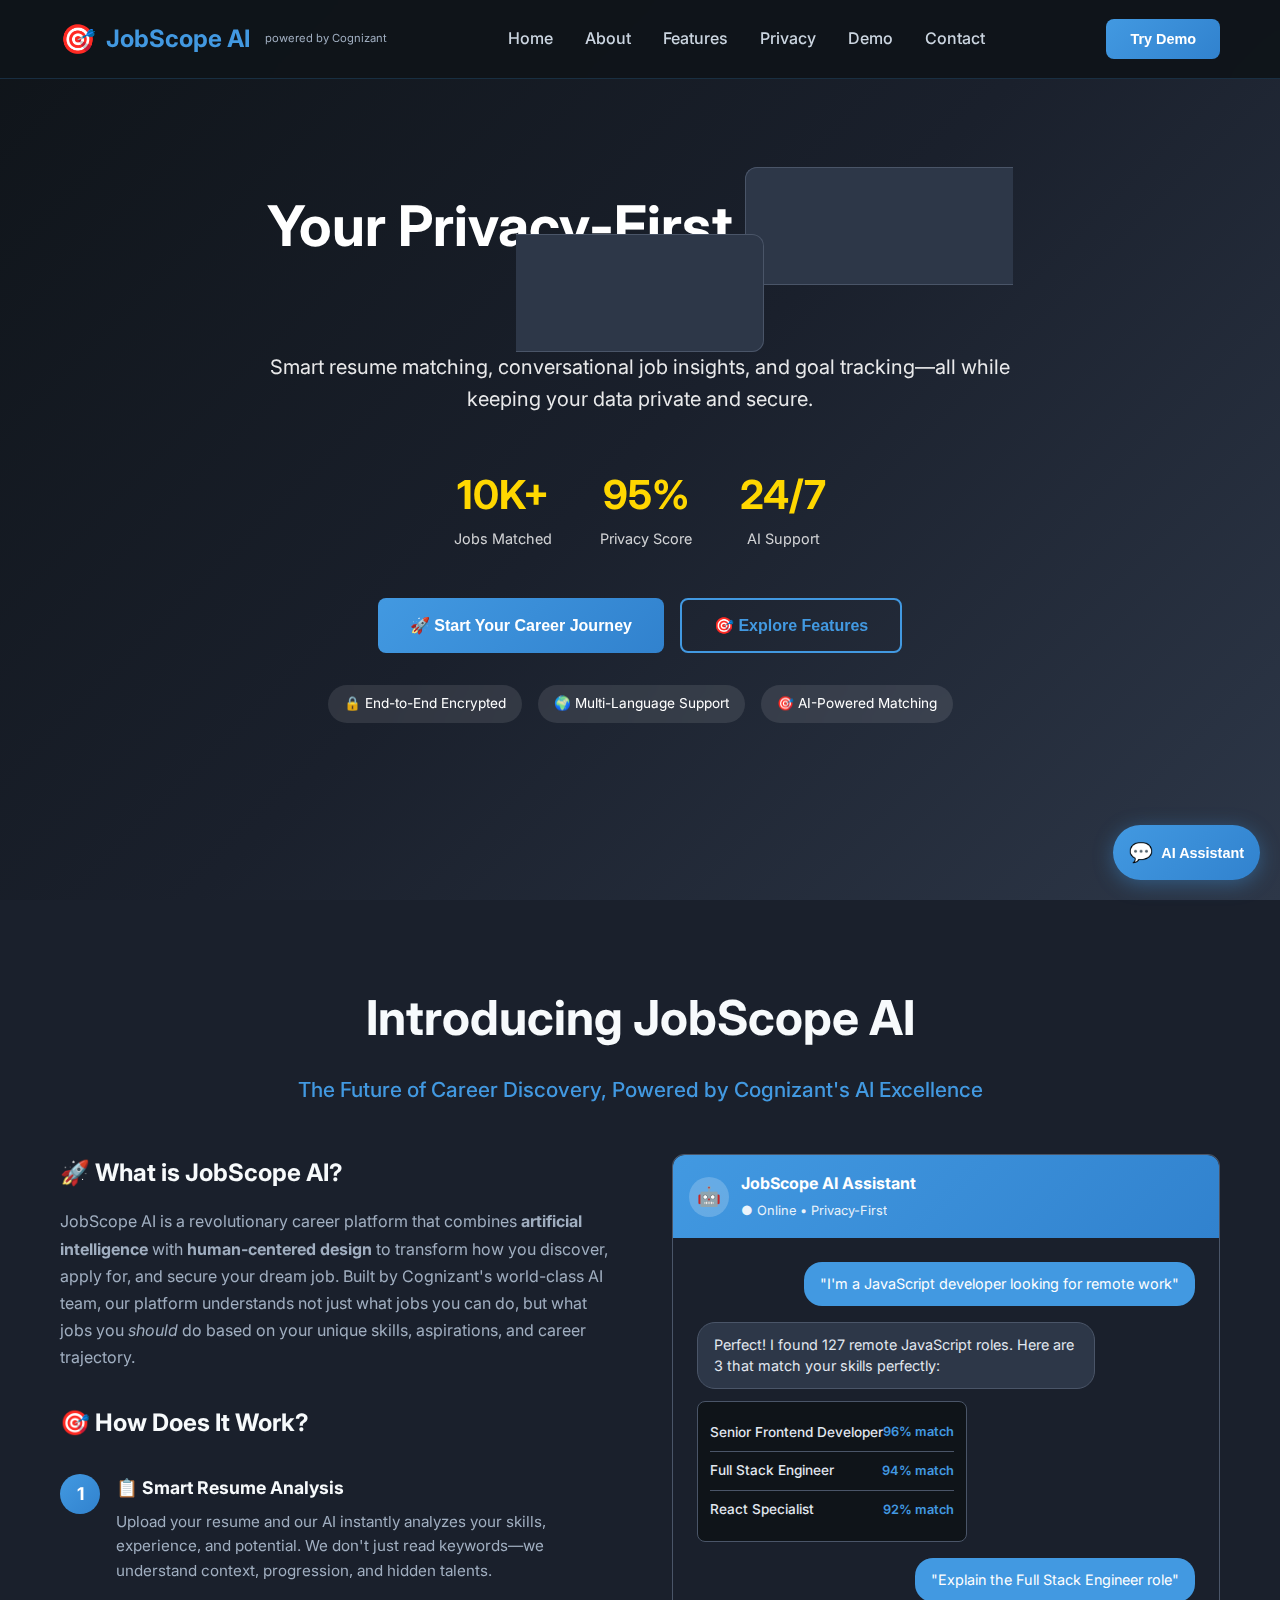
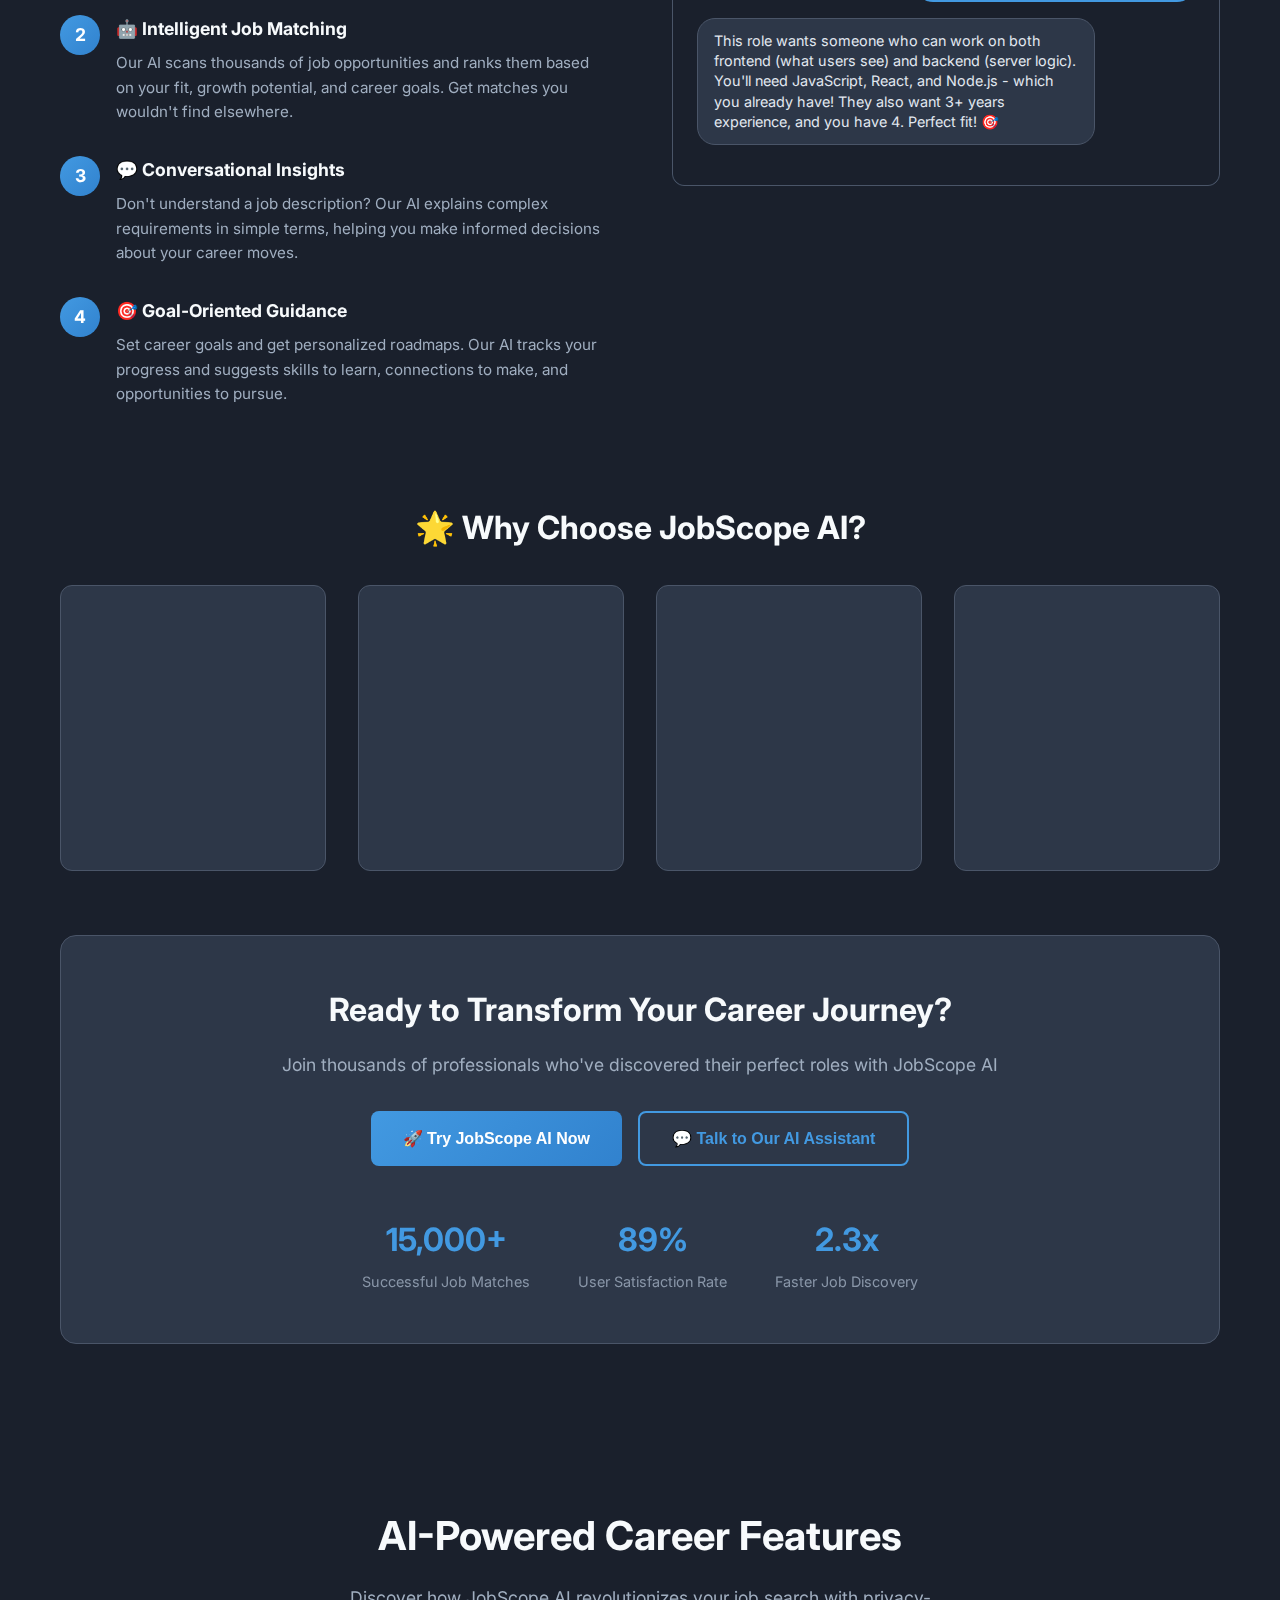
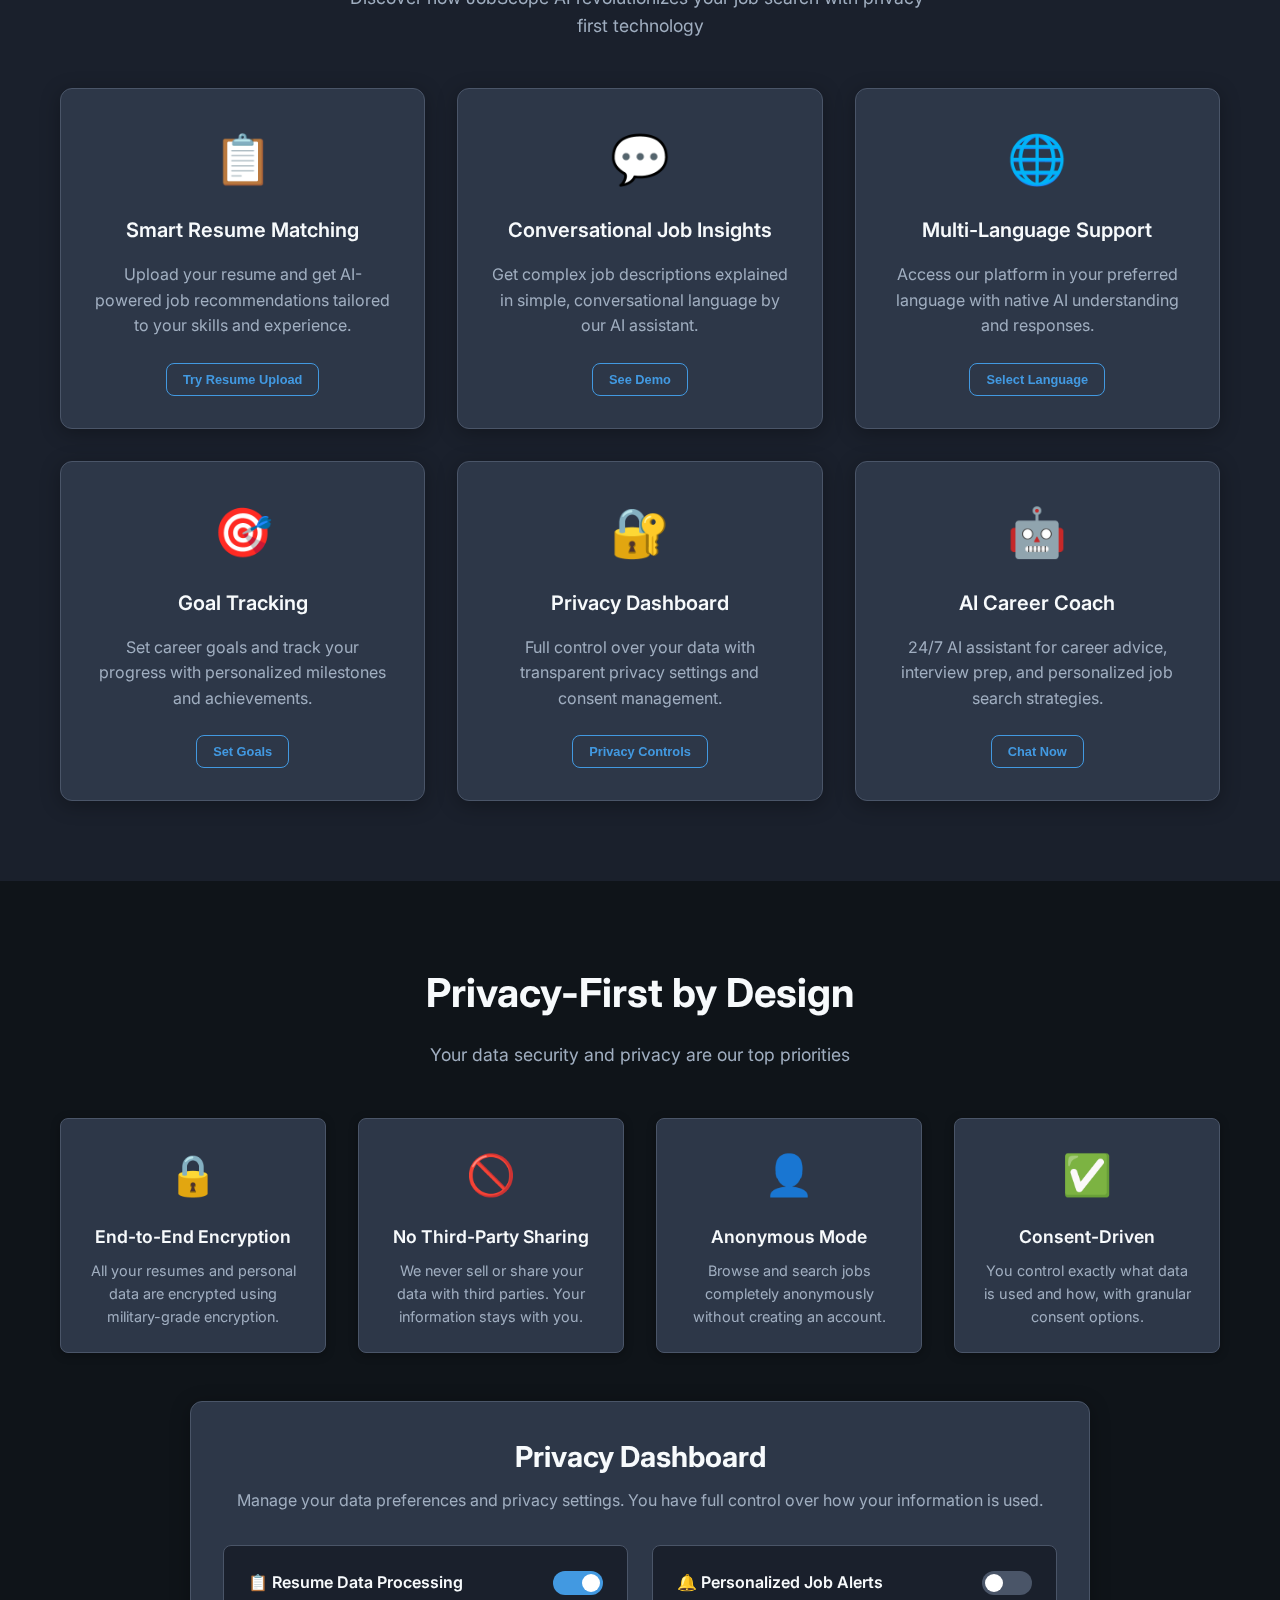
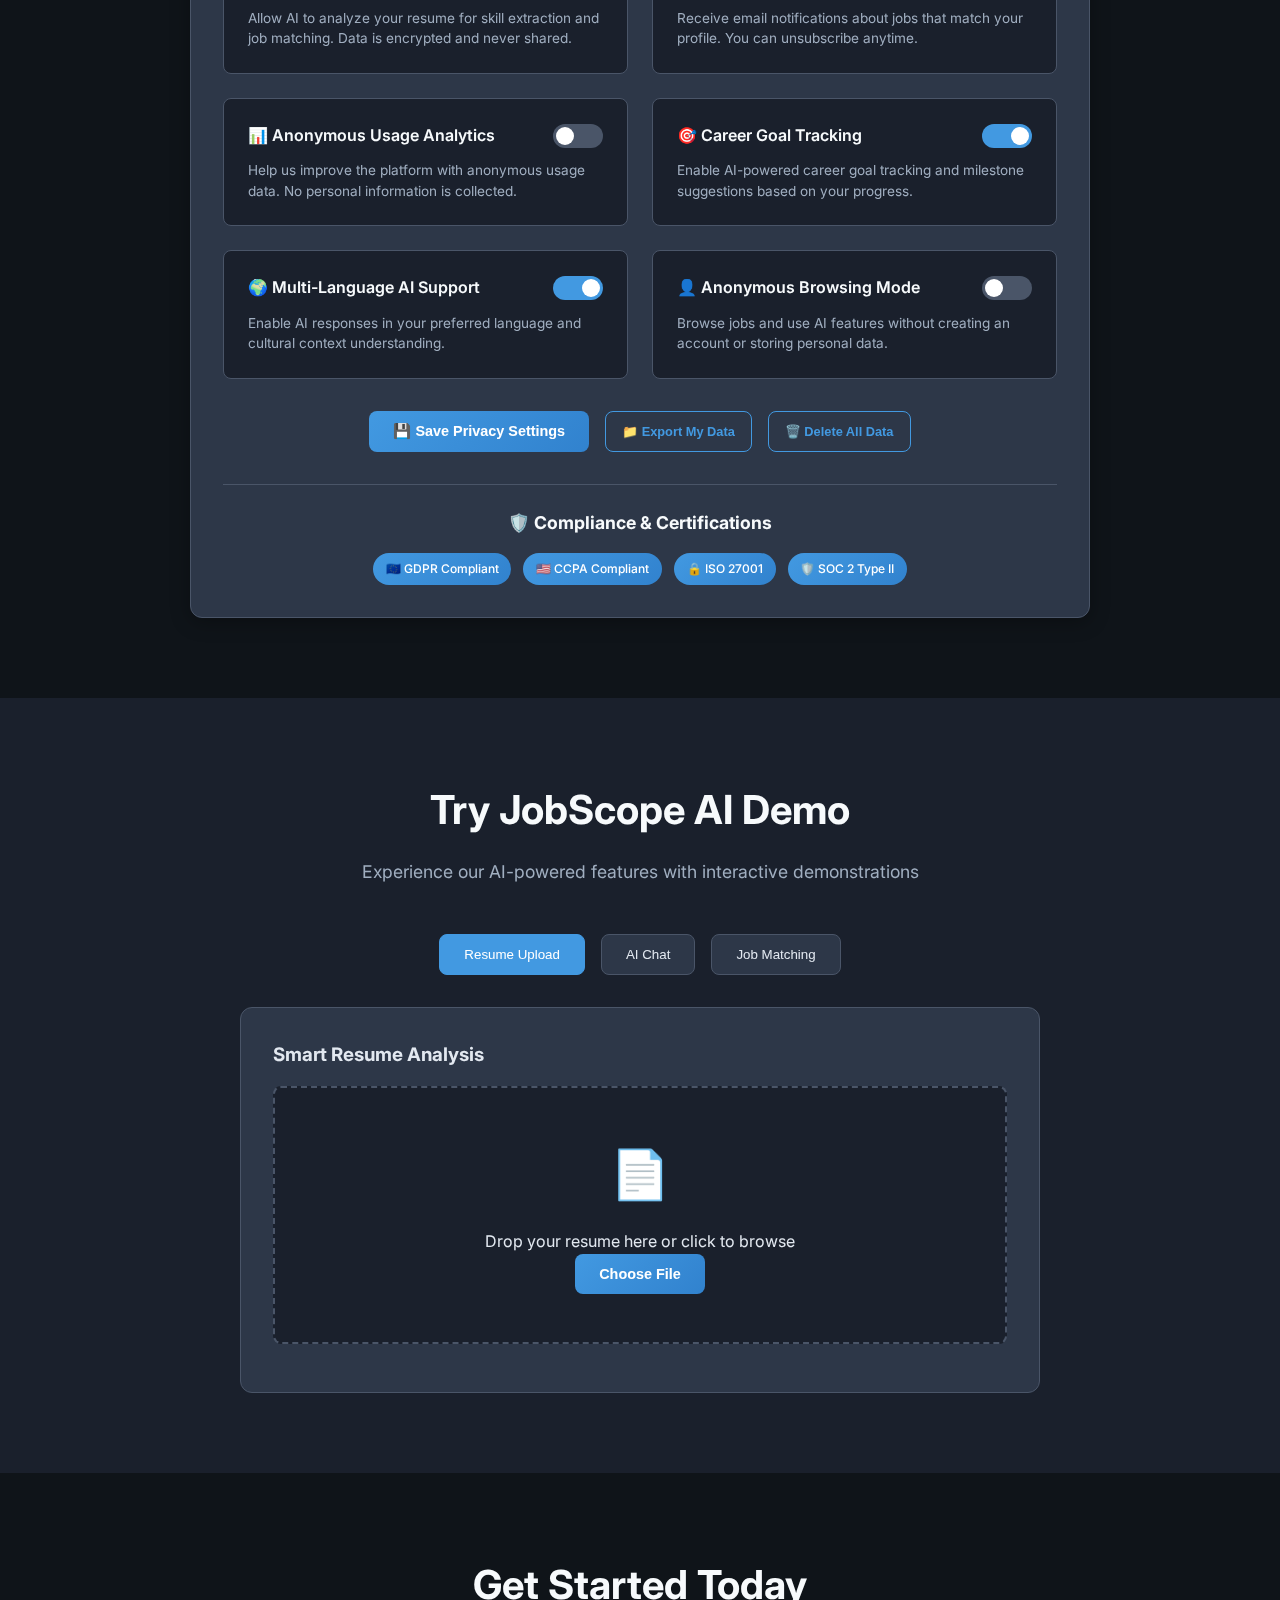
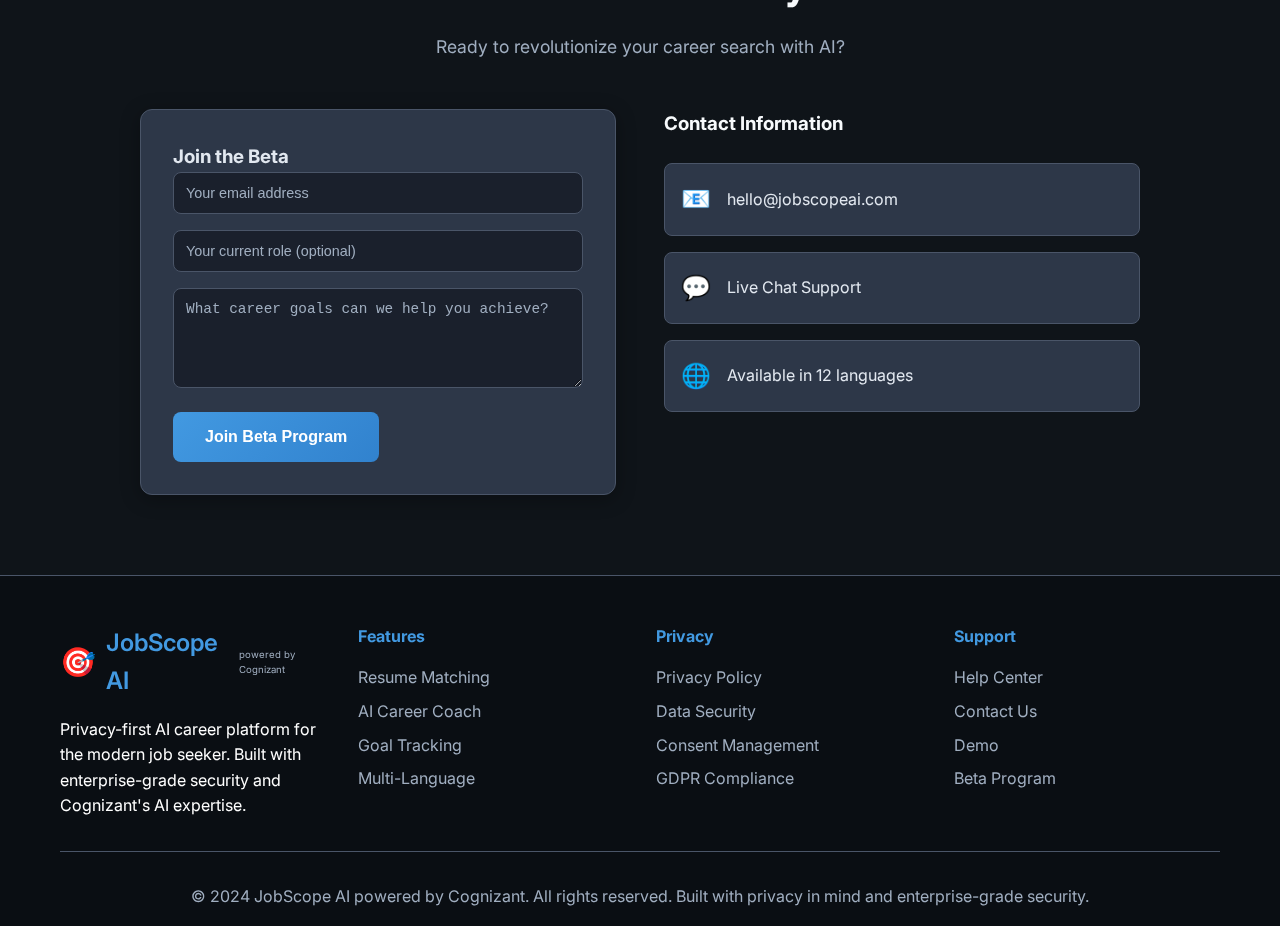
<file: index-simple.html>
<!DOCTYPE html>
<html lang="en">
<head>
    <meta charset="UTF-8">
    <meta name="viewport" content="width=device-width, initial-scale=1.0">
    <title>JobScope AI powered by Cognizant - Your Privacy-First AI Career Platform</title>
    <link rel="stylesheet" href="styles-simple.css">
    <link href="https://fonts.googleapis.com/css2?family=Inter:wght@300;400;500;600;700&display=swap" rel="stylesheet">
</head>
<body>
    <!-- Simple Gradient Background -->
    <div class="gradient-background"></div>

    <!-- Navigation -->
    <nav class="navbar">
        <div class="nav-container">
            <div class="logo">
                <div class="logo-icon">🎯</div>
                <span class="logo-text">JobScope AI</span>
                <span class="logo-powered">powered by Cognizant</span>
            </div>
            <ul class="nav-menu">
                <li class="nav-item"><a href="#home" class="nav-link">Home</a></li>
                <li class="nav-item"><a href="#introduction" class="nav-link">About</a></li>
                <li class="nav-item"><a href="#features" class="nav-link">Features</a></li>
                <li class="nav-item"><a href="#privacy" class="nav-link">Privacy</a></li>
                <li class="nav-item"><a href="#demo" class="nav-link">Demo</a></li>
                <li class="nav-item"><a href="#contact" class="nav-link">Contact</a></li>
            </ul>
            <div class="nav-cta">
                <button class="btn btn-primary" onclick="openDemo()">Try Demo</button>
            </div>
        </div>
    </nav>

    <!-- Hero Section -->
    <section id="home" class="hero">
        <div class="hero-container">
            <div class="hero-content">
                <h1 class="hero-title">
                    Your Privacy-First 
                    <span class="highlight">AI Career Platform</span>
                </h1>
                <p class="hero-subtitle">
                    Smart resume matching, conversational job insights, and goal tracking—all while keeping your data private and secure.
                </p>
                <div class="hero-stats">
                    <div class="stat">
                        <div class="stat-number">10K+</div>
                        <div class="stat-label">Jobs Matched</div>
                    </div>
                    <div class="stat">
                        <div class="stat-number">95%</div>
                        <div class="stat-label">Privacy Score</div>
                    </div>
                    <div class="stat">
                        <div class="stat-number">24/7</div>
                        <div class="stat-label">AI Support</div>
                    </div>
                </div>
                <div class="hero-actions">
                    <button class="btn btn-primary btn-large" onclick="openDemo()">
                        🚀 Start Your Career Journey
                    </button>
                    <button class="btn btn-secondary btn-large" onclick="scrollToSection('features')">
                        🎯 Explore Features
                    </button>
                </div>
                <div class="trust-indicators">
                    <span class="trust-badge">🔒 End-to-End Encrypted</span>
                    <span class="trust-badge">🌍 Multi-Language Support</span>
                    <span class="trust-badge">🎯 AI-Powered Matching</span>
                </div>
            </div>
        </div>
    </section>

    <!-- Introduction Section -->
    <section id="introduction" class="introduction">
        <div class="container">
            <div class="intro-content">
                <div class="intro-header">
                    <h2>Introducing JobScope AI</h2>
                    <p class="intro-tagline">The Future of Career Discovery, Powered by Cognizant's AI Excellence</p>
                </div>
                
                <div class="intro-main">
                    <div class="intro-text">
                        <h3>🚀 What is JobScope AI?</h3>
                        <p>JobScope AI is a revolutionary career platform that combines <strong>artificial intelligence</strong> with <strong>human-centered design</strong> to transform how you discover, apply for, and secure your dream job. Built by Cognizant's world-class AI team, our platform understands not just what jobs you can do, but what jobs you <em>should</em> do based on your unique skills, aspirations, and career trajectory.</p>
                        
                        <h3>🎯 How Does It Work?</h3>
                        <div class="how-it-works">
                            <div class="step">
                                <div class="step-number">1</div>
                                <div class="step-content">
                                    <h4>📋 Smart Resume Analysis</h4>
                                    <p>Upload your resume and our AI instantly analyzes your skills, experience, and potential. We don't just read keywords—we understand context, progression, and hidden talents.</p>
                                </div>
                            </div>
                            <div class="step">
                                <div class="step-number">2</div>
                                <div class="step-content">
                                    <h4>🤖 Intelligent Job Matching</h4>
                                    <p>Our AI scans thousands of job opportunities and ranks them based on your fit, growth potential, and career goals. Get matches you wouldn't find elsewhere.</p>
                                </div>
                            </div>
                            <div class="step">
                                <div class="step-number">3</div>
                                <div class="step-content">
                                    <h4>💬 Conversational Insights</h4>
                                    <p>Don't understand a job description? Our AI explains complex requirements in simple terms, helping you make informed decisions about your career moves.</p>
                                </div>
                            </div>
                            <div class="step">
                                <div class="step-number">4</div>
                                <div class="step-content">
                                    <h4>🎯 Goal-Oriented Guidance</h4>
                                    <p>Set career goals and get personalized roadmaps. Our AI tracks your progress and suggests skills to learn, connections to make, and opportunities to pursue.</p>
                                </div>
                            </div>
                        </div>
                    </div>
                    
                    <div class="intro-visual">
                        <div class="ai-demo-box">
                            <div class="demo-header">
                                <div class="demo-avatar">🤖</div>
                                <div class="demo-info">
                                    <h4>JobScope AI Assistant</h4>
                                    <span class="demo-status">● Online • Privacy-First</span>
                                </div>
                            </div>
                            <div class="demo-conversation">
                                <div class="demo-message user">
                                    <span class="message-text">"I'm a JavaScript developer looking for remote work"</span>
                                </div>
                                <div class="demo-message ai">
                                    <span class="message-text">Perfect! I found 127 remote JavaScript roles. Here are 3 that match your skills perfectly:</span>
                                    <div class="job-preview">
                                        <div class="job-item">
                                            <span class="job-title">Senior Frontend Developer</span>
                                            <span class="job-match">96% match</span>
                                        </div>
                                        <div class="job-item">
                                            <span class="job-title">Full Stack Engineer</span>
                                            <span class="job-match">94% match</span>
                                        </div>
                                        <div class="job-item">
                                            <span class="job-title">React Specialist</span>
                                            <span class="job-match">92% match</span>
                                        </div>
                                    </div>
                                </div>
                                <div class="demo-message user">
                                    <span class="message-text">"Explain the Full Stack Engineer role"</span>
                                </div>
                                <div class="demo-message ai">
                                    <span class="message-text">This role wants someone who can work on both frontend (what users see) and backend (server logic). You'll need JavaScript, React, and Node.js - which you already have! They also want 3+ years experience, and you have 4. Perfect fit! 🎯</span>
                                </div>
                            </div>
                        </div>
                    </div>
                </div>
                
                <div class="intro-features">
                    <h3>🌟 Why Choose JobScope AI?</h3>
                    <div class="feature-highlights">
                        <div class="highlight">
                            <div class="highlight-icon">🔐</div>
                            <h4>Privacy-First Design</h4>
                            <p>Your data is encrypted, never sold, and you control every aspect of how it's used. Browse anonymously or with full transparency.</p>
                        </div>
                        <div class="highlight">
                            <div class="highlight-icon">🌍</div>
                            <h4>Global & Multilingual</h4>
                            <p>Available in 12+ languages with cultural context understanding. Find opportunities worldwide or in your local market.</p>
                        </div>
                        <div class="highlight">
                            <div class="highlight-icon">🚀</div>
                            <h4>Powered by Cognizant</h4>
                            <p>Built on enterprise-grade AI infrastructure with decades of experience in helping Fortune 500 companies find top talent.</p>
                        </div>
                        <div class="highlight">
                            <div class="highlight-icon">📈</div>
                            <h4>Continuous Learning</h4>
                            <p>Our AI gets smarter with every interaction, providing increasingly accurate matches and better career guidance over time.</p>
                        </div>
                    </div>
                </div>
                
                <div class="intro-cta">
                    <h3>Ready to Transform Your Career Journey?</h3>
                    <p>Join thousands of professionals who've discovered their perfect roles with JobScope AI</p>
                    <div class="cta-buttons">
                        <button class="btn btn-primary btn-large" onclick="scrollToSection('demo')">
                            🚀 Try JobScope AI Now
                        </button>
                        <button class="btn btn-secondary btn-large" onclick="openChatbot()">
                            💬 Talk to Our AI Assistant
                        </button>
                    </div>
                    <div class="success-stats">
                        <div class="stat-item">
                            <span class="stat-number">15,000+</span>
                            <span class="stat-label">Successful Job Matches</span>
                        </div>
                        <div class="stat-item">
                            <span class="stat-number">89%</span>
                            <span class="stat-label">User Satisfaction Rate</span>
                        </div>
                        <div class="stat-item">
                            <span class="stat-number">2.3x</span>
                            <span class="stat-label">Faster Job Discovery</span>
                        </div>
                    </div>
                </div>
            </div>
        </div>
    </section>

    <!-- Features Section -->
    <section id="features" class="features">
        <div class="container">
            <div class="section-header">
                <h2>AI-Powered Career Features</h2>
                <p>Discover how JobScope AI revolutionizes your job search with privacy-first technology</p>
            </div>
            <div class="features-grid">
                <div class="feature-card">
                    <div class="feature-icon">📋</div>
                    <h3>Smart Resume Matching</h3>
                    <p>Upload your resume and get AI-powered job recommendations tailored to your skills and experience.</p>
                    <button class="btn btn-outline" onclick="showFeatureDemo('resume')">Try Resume Upload</button>
                </div>
                <div class="feature-card">
                    <div class="feature-icon">💬</div>
                    <h3>Conversational Job Insights</h3>
                    <p>Get complex job descriptions explained in simple, conversational language by our AI assistant.</p>
                    <button class="btn btn-outline" onclick="showFeatureDemo('conversation')">See Demo</button>
                </div>
                <div class="feature-card">
                    <div class="feature-icon">🌐</div>
                    <h3>Multi-Language Support</h3>
                    <p>Access our platform in your preferred language with native AI understanding and responses.</p>
                    <button class="btn btn-outline" onclick="showFeatureDemo('language')">Select Language</button>
                </div>
                <div class="feature-card">
                    <div class="feature-icon">🎯</div>
                    <h3>Goal Tracking</h3>
                    <p>Set career goals and track your progress with personalized milestones and achievements.</p>
                    <button class="btn btn-outline" onclick="showFeatureDemo('goals')">Set Goals</button>
                </div>
                <div class="feature-card">
                    <div class="feature-icon">🔐</div>
                    <h3>Privacy Dashboard</h3>
                    <p>Full control over your data with transparent privacy settings and consent management.</p>
                    <button class="btn btn-outline" onclick="showFeatureDemo('privacy')">Privacy Controls</button>
                </div>
                <div class="feature-card">
                    <div class="feature-icon">🤖</div>
                    <h3>AI Career Coach</h3>
                    <p>24/7 AI assistant for career advice, interview prep, and personalized job search strategies.</p>
                    <button class="btn btn-outline" onclick="openChatbot()">Chat Now</button>
                </div>
            </div>
        </div>
    </section>

    <!-- Privacy Section -->
    <section id="privacy" class="privacy">
        <div class="container">
            <div class="section-header">
                <h2>Privacy-First by Design</h2>
                <p>Your data security and privacy are our top priorities</p>
            </div>
            <div class="privacy-grid">
                <div class="privacy-feature">
                    <div class="privacy-icon">🔒</div>
                    <h3>End-to-End Encryption</h3>
                    <p>All your resumes and personal data are encrypted using military-grade encryption.</p>
                </div>
                <div class="privacy-feature">
                    <div class="privacy-icon">🚫</div>
                    <h3>No Third-Party Sharing</h3>
                    <p>We never sell or share your data with third parties. Your information stays with you.</p>
                </div>
                <div class="privacy-feature">
                    <div class="privacy-icon">👤</div>
                    <h3>Anonymous Mode</h3>
                    <p>Browse and search jobs completely anonymously without creating an account.</p>
                </div>
                <div class="privacy-feature">
                    <div class="privacy-icon">✅</div>
                    <h3>Consent-Driven</h3>
                    <p>You control exactly what data is used and how, with granular consent options.</p>
                </div>
            </div>
            <div class="privacy-controls">
                <h3>Privacy Dashboard</h3>
                <p class="privacy-description">Manage your data preferences and privacy settings. You have full control over how your information is used.</p>
                
                <div class="privacy-settings-grid">
                    <div class="privacy-setting">
                        <div class="setting-header">
                            <h4>📋 Resume Data Processing</h4>
                            <label class="toggle-switch">
                                <input type="checkbox" id="dataProcessing" checked>
                                <span class="slider"></span>
                            </label>
                        </div>
                        <p class="setting-description">Allow AI to analyze your resume for skill extraction and job matching. Data is encrypted and never shared.</p>
                    </div>
                    
                    <div class="privacy-setting">
                        <div class="setting-header">
                            <h4>🔔 Personalized Job Alerts</h4>
                            <label class="toggle-switch">
                                <input type="checkbox" id="jobAlerts">
                                <span class="slider"></span>
                            </label>
                        </div>
                        <p class="setting-description">Receive email notifications about jobs that match your profile. You can unsubscribe anytime.</p>
                    </div>
                    
                    <div class="privacy-setting">
                        <div class="setting-header">
                            <h4>📊 Anonymous Usage Analytics</h4>
                            <label class="toggle-switch">
                                <input type="checkbox" id="analytics">
                                <span class="slider"></span>
                            </label>
                        </div>
                        <p class="setting-description">Help us improve the platform with anonymous usage data. No personal information is collected.</p>
                    </div>
                    
                    <div class="privacy-setting">
                        <div class="setting-header">
                            <h4>🎯 Career Goal Tracking</h4>
                            <label class="toggle-switch">
                                <input type="checkbox" id="goalTracking" checked>
                                <span class="slider"></span>
                            </label>
                        </div>
                        <p class="setting-description">Enable AI-powered career goal tracking and milestone suggestions based on your progress.</p>
                    </div>
                    
                    <div class="privacy-setting">
                        <div class="setting-header">
                            <h4>🌍 Multi-Language AI Support</h4>
                            <label class="toggle-switch">
                                <input type="checkbox" id="languageSupport" checked>
                                <span class="slider"></span>
                            </label>
                        </div>
                        <p class="setting-description">Enable AI responses in your preferred language and cultural context understanding.</p>
                    </div>
                    
                    <div class="privacy-setting">
                        <div class="setting-header">
                            <h4>👤 Anonymous Browsing Mode</h4>
                            <label class="toggle-switch">
                                <input type="checkbox" id="anonymousMode">
                                <span class="slider"></span>
                            </label>
                        </div>
                        <p class="setting-description">Browse jobs and use AI features without creating an account or storing personal data.</p>
                    </div>
                </div>
                
                <div class="privacy-actions">
                    <button class="btn btn-primary" onclick="savePrivacySettings()">💾 Save Privacy Settings</button>
                    <button class="btn btn-outline" onclick="exportData()">📁 Export My Data</button>
                    <button class="btn btn-outline" onclick="deleteData()">🗑️ Delete All Data</button>
                </div>
                
                <div class="privacy-compliance">
                    <h4>🛡️ Compliance & Certifications</h4>
                    <div class="compliance-badges">
                        <span class="compliance-badge">🇪🇺 GDPR Compliant</span>
                        <span class="compliance-badge">🇺🇸 CCPA Compliant</span>
                        <span class="compliance-badge">🔒 ISO 27001</span>
                        <span class="compliance-badge">🛡️ SOC 2 Type II</span>
                    </div>
                </div>
            </div>
        </div>
    </section>

    <!-- Demo Section -->
    <section id="demo" class="demo">
        <div class="container">
            <div class="section-header">
                <h2>Try JobScope AI Demo</h2>
                <p>Experience our AI-powered features with interactive demonstrations</p>
            </div>
            <div class="demo-tabs">
                <button class="demo-tab active" onclick="showDemo('upload')">Resume Upload</button>
                <button class="demo-tab" onclick="showDemo('chat')">AI Chat</button>
                <button class="demo-tab" onclick="showDemo('match')">Job Matching</button>
            </div>
            <div id="demo-content" class="demo-content">
                <div class="demo-panel active" id="upload-demo">
                    <h3>Smart Resume Analysis</h3>
                    <div class="upload-area">
                        <div class="upload-icon">📄</div>
                        <p>Drop your resume here or click to browse</p>
                        <input type="file" id="resumeUpload" accept=".pdf,.doc,.docx" style="display: none;">
                        <button class="btn btn-primary" onclick="document.getElementById('resumeUpload').click()">
                            Choose File
                        </button>
                    </div>
                    <div class="demo-results" style="display: none;">
                        <h4>AI Analysis Results:</h4>
                        <div class="skill-tags">
                            <span class="skill-tag">JavaScript</span>
                            <span class="skill-tag">React</span>
                            <span class="skill-tag">Node.js</span>
                            <span class="skill-tag">Project Management</span>
                        </div>
                        <p>✅ Found 15 matching job opportunities</p>
                    </div>
                </div>
                <div class="demo-panel" id="chat-demo">
                    <h3>AI Career Assistant</h3>
                    <div class="chat-container">
                        <div class="chat-message bot">
                            <div class="message-avatar">🤖</div>
                            <div class="message-content">
                                Hi! I'm your AI career assistant. I can help explain job descriptions, provide career advice, and answer questions about opportunities. What would you like to know?
                            </div>
                        </div>
                        <div class="chat-input-area">
                            <input type="text" placeholder="Ask me about jobs, skills, or career advice..." class="chat-input">
                            <button class="btn btn-primary" onclick="sendDemoMessage()">Send</button>
                        </div>
                    </div>
                </div>
                <div class="demo-panel" id="match-demo">
                    <h3>AI Job Matching</h3>
                    <div class="job-match-demo">
                        <div class="match-score">
                            <div class="score-circle">
                                <span class="score">92%</span>
                            </div>
                            <h4>Software Developer - TechCorp</h4>
                            <p>Perfect match for your React and JavaScript skills</p>
                        </div>
                        <div class="match-reasons">
                            <h5>Why this matches:</h5>
                            <ul>
                                <li>✅ 3+ years JavaScript experience (You have 4 years)</li>
                                <li>✅ React framework expertise</li>
                                <li>✅ Node.js backend knowledge</li>
                                <li>⚠️ AWS experience preferred (Consider learning)</li>
                            </ul>
                        </div>
                        <button class="btn btn-primary">Apply to this job</button>
                    </div>
                </div>
            </div>
        </div>
    </section>

    <!-- Contact Section -->
    <section id="contact" class="contact">
        <div class="container">
            <div class="section-header">
                <h2>Get Started Today</h2>
                <p>Ready to revolutionize your career search with AI?</p>
            </div>
            <div class="contact-content">
                <div class="contact-form">
                    <h3>Join the Beta</h3>
                    <form>
                        <input type="email" placeholder="Your email address" required>
                        <input type="text" placeholder="Your current role (optional)">
                        <textarea placeholder="What career goals can we help you achieve?"></textarea>
                        <button type="submit" class="btn btn-primary btn-large">Join Beta Program</button>
                    </form>
                </div>
                <div class="contact-info">
                    <h3>Contact Information</h3>
                    <div class="contact-item">
                        <span class="contact-icon">📧</span>
                        <span>hello@jobscopeai.com</span>
                    </div>
                    <div class="contact-item">
                        <span class="contact-icon">💬</span>
                        <span>Live Chat Support</span>
                    </div>
                    <div class="contact-item">
                        <span class="contact-icon">🌐</span>
                        <span>Available in 12 languages</span>
                    </div>
                </div>
            </div>
        </div>
    </section>

    <!-- Footer -->
    <footer class="footer">
        <div class="container">
            <div class="footer-content">
                <div class="footer-section">
                    <div class="footer-logo">
                        <div class="logo-icon">🎯</div>
                        <span class="logo-text">JobScope AI</span>
                        <span class="logo-powered">powered by Cognizant</span>
                    </div>
                    <p>Privacy-first AI career platform for the modern job seeker. Built with enterprise-grade security and Cognizant's AI expertise.</p>
                </div>
                <div class="footer-section">
                    <h4>Features</h4>
                    <ul>
                        <li><a href="#features">Resume Matching</a></li>
                        <li><a href="#features">AI Career Coach</a></li>
                        <li><a href="#features">Goal Tracking</a></li>
                        <li><a href="#features">Multi-Language</a></li>
                    </ul>
                </div>
                <div class="footer-section">
                    <h4>Privacy</h4>
                    <ul>
                        <li><a href="#privacy">Privacy Policy</a></li>
                        <li><a href="#privacy">Data Security</a></li>
                        <li><a href="#privacy">Consent Management</a></li>
                        <li><a href="#privacy">GDPR Compliance</a></li>
                    </ul>
                </div>
                <div class="footer-section">
                    <h4>Support</h4>
                    <ul>
                        <li><a href="#contact">Help Center</a></li>
                        <li><a href="#contact">Contact Us</a></li>
                        <li><a href="#demo">Demo</a></li>
                        <li><a href="#contact">Beta Program</a></li>
                    </ul>
                </div>
            </div>
            <div class="footer-bottom">
                <p>&copy; 2024 JobScope AI powered by Cognizant. All rights reserved. Built with privacy in mind and enterprise-grade security.</p>
            </div>
        </div>
    </footer>

    <!-- AI Chatbot -->
    <div id="chatbot" class="chatbot">
        <div class="chatbot-header">
            <div class="chatbot-avatar">🤖</div>
            <div class="chatbot-info">
                <h4>JobScope AI Assistant</h4>
                <span class="chatbot-status">Online • Privacy-First</span>
            </div>
            <button class="chatbot-close" onclick="toggleChatbot()">&times;</button>
        </div>
        <div class="chatbot-messages">
            <div class="chatbot-message bot">
                <div class="message-avatar">🤖</div>
                <div class="message-content">
                    Hi! I'm your privacy-first AI career assistant. I can help with:
                    <div class="quick-actions">
                        <button class="quick-action" onclick="handleQuickAction('resume')">📋 Resume Analysis</button>
                        <button class="quick-action" onclick="handleQuickAction('jobs')">🔍 Find Jobs</button>
                        <button class="quick-action" onclick="handleQuickAction('explain')">💬 Explain Job Description</button>
                        <button class="quick-action" onclick="handleQuickAction('goals')">🎯 Set Career Goals</button>
                        <button class="quick-action" onclick="handleQuickAction('privacy')">🔐 Privacy Settings</button>
                    </div>
                </div>
            </div>
        </div>
        <div class="chatbot-input">
            <input type="text" placeholder="Ask me anything about your career..." id="chatInput">
            <button onclick="sendMessage()" class="send-btn">Send</button>
        </div>
    </div>

    <!-- Chatbot Toggle Button -->
    <button class="chatbot-toggle" onclick="toggleChatbot()">
        <span class="chatbot-icon">💬</span>
        <span class="chatbot-text">AI Assistant</span>
    </button>

    <!-- Notification System -->
    <div id="notification" class="notification"></div>

    <script src="script-simple.js"></script>
</body>
</html>
</file>
<file: styles.css>
/* Reset and Base Styles */
* {
    margin: 0;
    padding: 0;
    box-sizing: border-box;
}

body {
    font-family: 'Inter', -apple-system, BlinkMacSystemFont, 'Segoe UI', Roboto, sans-serif;
    line-height: 1.6;
    color: #333;
    overflow-x: hidden;
}

html {
    scroll-behavior: smooth;
}

/* Cognizant Brand Colors */
:root {
    --cognizant-blue: #0066CC;
    --cognizant-dark-blue: #003d7a;
    --cognizant-light-blue: #4da6ff;
    --cognizant-teal: #00B4A6;
    --cognizant-orange: #FF6B35;
    --cognizant-purple: #6B73FF;
    --cognizant-green: #10C470;
    --cognizant-gray: #f8f9fa;
    --text-dark: #2c3e50;
    --text-light: #6c757d;
    --white: #ffffff;
    --shadow: 0 10px 30px rgba(0, 0, 0, 0.1);
    --shadow-hover: 0 15px 40px rgba(0, 0, 0, 0.15);
}

/* Animated Background */
.background-animation {
    position: fixed;
    top: 0;
    left: 0;
    width: 100%;
    height: 100%;
    z-index: -1;
    background: linear-gradient(135deg, var(--cognizant-blue) 0%, var(--cognizant-teal) 50%, var(--cognizant-purple) 100%);
    overflow: hidden;
}

.gradient-orb {
    position: absolute;
    border-radius: 50%;
    background: linear-gradient(135deg, var(--primary-color), var(--secondary-color));
    opacity: 0.1;
    animation: float 20s infinite linear;
    filter: blur(20px);
}

.gradient-orb.orb-4 {
    width: 300px;
    height: 300px;
    top: 20%;
    right: 10%;
    animation-delay: -8s;
    background: linear-gradient(135deg, #ff6b6b, #feca57);
}

.gradient-orb.orb-5 {
    width: 200px;
    height: 200px;
    bottom: 20%;
    left: 20%;
    animation-delay: -12s;
    background: linear-gradient(135deg, #48dbfb, #0abde3);
}

/* Matrix Rain Effect */
.matrix-rain {
    position: absolute;
    top: 0;
    left: 0;
    width: 100%;
    height: 100%;
    opacity: 0.05;
    pointer-events: none;
}

.matrix-column {
    position: absolute;
    top: -100px;
    font-family: 'Courier New', monospace;
    font-size: 12px;
    color: var(--primary-color);
    animation: matrix-fall 8s infinite linear;
}

.matrix-column:nth-child(1) { left: 10%; animation-delay: 0s; }
.matrix-column:nth-child(2) { left: 30%; animation-delay: -2s; }
.matrix-column:nth-child(3) { left: 50%; animation-delay: -4s; }
.matrix-column:nth-child(4) { left: 70%; animation-delay: -6s; }
.matrix-column:nth-child(5) { left: 90%; animation-delay: -8s; }

.matrix-column::before {
    content: '01101010011010100110101001101010';
    white-space: pre;
    line-height: 1.2;
}

@keyframes matrix-fall {
    0% { transform: translateY(-100px); opacity: 0; }
    10% { opacity: 1; }
    90% { opacity: 1; }
    100% { transform: translateY(100vh); opacity: 0; }
}

/* Neural Network Animation */
.neural-network {
    position: absolute;
    top: 0;
    left: 0;
    width: 100%;
    height: 100%;
    opacity: 0.1;
    pointer-events: none;
}

.node {
    position: absolute;
    width: 8px;
    height: 8px;
    background: var(--primary-color);
    border-radius: 50%;
    animation: node-pulse 3s infinite;
}

.node-1 { top: 20%; left: 15%; animation-delay: 0s; }
.node-2 { top: 30%; right: 20%; animation-delay: 0.6s; }
.node-3 { bottom: 40%; left: 25%; animation-delay: 1.2s; }
.node-4 { bottom: 20%; right: 15%; animation-delay: 1.8s; }
.node-5 { top: 50%; left: 50%; animation-delay: 2.4s; }

.connection {
    position: absolute;
    height: 1px;
    background: linear-gradient(90deg, transparent, var(--primary-color), transparent);
    animation: connection-pulse 4s infinite;
}

.connection-1 {
    top: 21%;
    left: 16%;
    width: 200px;
    transform: rotate(25deg);
}

.connection-2 {
    top: 32%;
    right: 21%;
    width: 150px;
    transform: rotate(-45deg);
}

.connection-3 {
    bottom: 41%;
    left: 26%;
    width: 180px;
    transform: rotate(15deg);
}

.connection-4 {
    bottom: 21%;
    right: 16%;
    width: 120px;
    transform: rotate(-30deg);
}

@keyframes node-pulse {
    0%, 100% { opacity: 0.3; transform: scale(1); }
    50% { opacity: 1; transform: scale(1.5); }
}

@keyframes connection-pulse {
    0%, 100% { opacity: 0; }
    50% { opacity: 0.6; }
}

/* Enhanced Hero Styles */
.hero-badge {
    display: inline-flex;
    align-items: center;
    gap: 10px;
    background: rgba(102, 126, 234, 0.1);
    backdrop-filter: blur(20px);
    border: 2px solid rgba(102, 126, 234, 0.3);
    padding: 12px 24px;
    border-radius: 50px;
    margin-bottom: 30px;
    position: relative;
    overflow: hidden;
}

.badge-pulse {
    width: 12px;
    height: 12px;
    background: #00ff88;
    border-radius: 50%;
    animation: pulse-glow 2s infinite;
}

.badge-text {
    font-weight: 600;
    font-size: 14px;
    color: var(--primary-color);
    text-transform: uppercase;
    letter-spacing: 1px;
}

@keyframes pulse-glow {
    0%, 100% { 
        opacity: 1; 
        transform: scale(1);
        box-shadow: 0 0 0 0 rgba(0, 255, 136, 0.7);
    }
    50% { 
        opacity: 0.8; 
        transform: scale(1.2);
        box-shadow: 0 0 0 10px rgba(0, 255, 136, 0);
    }
}

.gradient-text {
    background: linear-gradient(135deg, var(--primary-color), var(--secondary-color), #ff6b6b);
    -webkit-background-clip: text;
    -webkit-text-fill-color: transparent;
    background-clip: text;
    animation: gradient-shift 4s ease-in-out infinite;
}

@keyframes gradient-shift {
    0%, 100% { background-position: 0% 50%; }
    50% { background-position: 100% 50%; }
}

.typing-effect {
    position: relative;
    overflow: hidden;
}

.typing-effect::after {
    content: '|';
    animation: blink 1s infinite;
    color: var(--primary-color);
}

@keyframes blink {
    0%, 50% { opacity: 1; }
    51%, 100% { opacity: 0; }
}

/* Enhanced Stats with Counter Animation */
.hero-stats {
    display: grid;
    grid-template-columns: repeat(auto-fit, minmax(150px, 1fr));
    gap: 30px;
    margin: 40px 0;
    padding: 30px;
    background: rgba(255, 255, 255, 0.1);
    backdrop-filter: blur(20px);
    border-radius: 20px;
    border: 1px solid rgba(255, 255, 255, 0.2);
}

.stat-item {
    text-align: center;
    position: relative;
    padding: 20px;
    background: linear-gradient(135deg, rgba(255, 255, 255, 0.1), rgba(255, 255, 255, 0.05));
    border-radius: 15px;
    transition: all 0.3s ease;
}

.stat-item:hover {
    transform: translateY(-10px);
    box-shadow: 0 20px 40px rgba(0, 0, 0, 0.2);
}

.stat-number {
    font-size: 32px;
    font-weight: 700;
    color: var(--primary-color);
    margin-bottom: 8px;
    display: block;
}

.stat-label {
    font-size: 14px;
    color: var(--text-light);
    margin-bottom: 10px;
    text-transform: uppercase;
    letter-spacing: 1px;
}

.stat-icon {
    font-size: 24px;
    opacity: 0.7;
}

/* Enhanced Buttons */
.btn-glow {
    position: relative;
    overflow: hidden;
    background: linear-gradient(135deg, var(--primary-color), var(--secondary-color));
    box-shadow: 0 0 30px rgba(102, 126, 234, 0.5);
    transition: all 0.3s ease;
}

.btn-glow:hover {
    box-shadow: 0 0 50px rgba(102, 126, 234, 0.8);
    transform: translateY(-5px);
}

.btn-particles {
    position: absolute;
    top: 0;
    left: 0;
    width: 100%;
    height: 100%;
    pointer-events: none;
}

.btn-particles span {
    position: absolute;
    width: 4px;
    height: 4px;
    background: white;
    border-radius: 50%;
    opacity: 0;
    animation: particle-float 3s infinite;
}

.btn-particles span:nth-child(1) { top: 20%; left: 20%; animation-delay: 0s; }
.btn-particles span:nth-child(2) { top: 60%; left: 80%; animation-delay: 0.5s; }
.btn-particles span:nth-child(3) { top: 80%; left: 40%; animation-delay: 1s; }
.btn-particles span:nth-child(4) { top: 40%; left: 60%; animation-delay: 1.5s; }

@keyframes particle-float {
    0%, 100% { opacity: 0; transform: translateY(0); }
    50% { opacity: 1; transform: translateY(-20px); }
}

.btn-glass {
    background: rgba(255, 255, 255, 0.1);
    backdrop-filter: blur(20px);
    border: 2px solid rgba(255, 255, 255, 0.3);
    position: relative;
    overflow: hidden;
}

.btn-ripple {
    position: absolute;
    top: 50%;
    left: 50%;
    width: 0;
    height: 0;
    background: rgba(255, 255, 255, 0.3);
    border-radius: 50%;
    transform: translate(-50%, -50%);
    transition: all 0.6s ease;
}

.btn-glass:hover .btn-ripple {
    width: 300px;
    height: 300px;
}

/* Trust Indicators */
.trust-indicators {
    display: flex;
    justify-content: center;
    gap: 30px;
    margin-top: 30px;
    flex-wrap: wrap;
}

.trust-item {
    display: flex;
    align-items: center;
    gap: 8px;
    padding: 12px 20px;
    background: rgba(255, 255, 255, 0.1);
    backdrop-filter: blur(10px);
    border-radius: 25px;
    border: 1px solid rgba(255, 255, 255, 0.2);
    font-size: 14px;
    font-weight: 500;
    color: var(--text-primary);
    transition: all 0.3s ease;
}

.trust-item:hover {
    background: rgba(255, 255, 255, 0.2);
    transform: translateY(-3px);
}

.trust-icon {
    font-size: 16px;
}

/* Enhanced Floating Cards */
.card-animated {
    position: relative;
    background: rgba(255, 255, 255, 0.1);
    backdrop-filter: blur(20px);
    border: 1px solid rgba(255, 255, 255, 0.2);
    border-radius: 20px;
    padding: 25px;
    animation: card-float 6s ease-in-out infinite;
    transition: all 0.3s ease;
}

.card-animated:hover {
    transform: translateY(-20px) scale(1.05);
    box-shadow: 0 30px 60px rgba(0, 0, 0, 0.3);
}

.card-1 { animation-delay: 0s; }
.card-2 { animation-delay: 2s; }
.card-3 { animation-delay: 4s; }

@keyframes card-float {
    0%, 100% { transform: translateY(0px); }
    50% { transform: translateY(-20px); }
}

.card-header {
    display: flex;
    justify-content: space-between;
    align-items: center;
    margin-bottom: 15px;
}

.ai-pulse {
    animation: ai-glow 2s infinite;
}

.match-pulse {
    animation: match-spin 3s infinite;
}

.chat-pulse {
    animation: chat-bounce 1.5s infinite;
}

@keyframes ai-glow {
    0%, 100% { filter: brightness(1); }
    50% { filter: brightness(1.5) drop-shadow(0 0 10px currentColor); }
}

@keyframes match-spin {
    0%, 100% { transform: rotate(0deg); }
    50% { transform: rotate(180deg); }
}

@keyframes chat-bounce {
    0%, 100% { transform: scale(1); }
    50% { transform: scale(1.2); }
}

.card-status {
    display: flex;
    align-items: center;
    gap: 5px;
    font-size: 12px;
    color: #00ff88;
}

.status-dot {
    width: 8px;
    height: 8px;
    background: #00ff88;
    border-radius: 50%;
    animation: pulse-glow 2s infinite;
}

.card-progress {
    margin-top: 15px;
}

.progress-bar {
    width: 100%;
    height: 8px;
    background: rgba(255, 255, 255, 0.2);
    border-radius: 4px;
    overflow: hidden;
    margin-bottom: 8px;
}

.progress-fill {
    height: 100%;
    background: linear-gradient(90deg, var(--primary-color), var(--secondary-color));
    border-radius: 4px;
    animation: progress-grow 3s ease-in-out infinite;
}

@keyframes progress-grow {
    0% { width: 0%; }
    100% { width: 89%; }
}

.live-counter {
    text-align: center;
}

.counter-number {
    font-size: 24px;
    font-weight: bold;
    color: var(--primary-color);
    animation: counter-pulse 2s infinite;
}

@keyframes counter-pulse {
    0%, 100% { transform: scale(1); }
    50% { transform: scale(1.1); }
}

.match-tags {
    display: flex;
    gap: 8px;
    margin-top: 10px;
}

.tag {
    padding: 4px 8px;
    background: rgba(255, 255, 255, 0.2);
    border-radius: 12px;
    font-size: 10px;
    color: white;
}

.typing-indicator-mini {
    display: flex;
    gap: 3px;
}

.typing-indicator-mini span {
    width: 4px;
    height: 4px;
    background: var(--primary-color);
    border-radius: 50%;
    animation: typing-dots 1.5s infinite;
}

.typing-indicator-mini span:nth-child(2) { animation-delay: 0.2s; }
.typing-indicator-mini span:nth-child(3) { animation-delay: 0.4s; }

.chat-actions {
    display: flex;
    gap: 8px;
    margin-top: 10px;
}

.mini-btn {
    padding: 6px 12px;
    background: rgba(255, 255, 255, 0.2);
    border: none;
    border-radius: 15px;
    color: white;
    font-size: 10px;
    cursor: pointer;
    transition: all 0.3s ease;
}

.mini-btn:hover {
    background: var(--primary-color);
    transform: scale(1.1);
}

/* Holographic AI Avatar */
.ai-avatar {
    position: absolute;
    top: 50%;
    right: -100px;
    transform: translateY(-50%);
    z-index: 10;
}

.avatar-container {
    position: relative;
    width: 120px;
    height: 120px;
}

.avatar-rings {
    position: absolute;
    top: 0;
    left: 0;
    width: 100%;
    height: 100%;
}

.avatar-rings .ring {
    position: absolute;
    border: 2px solid rgba(102, 126, 234, 0.3);
    border-radius: 50%;
    animation: ring-rotate 10s linear infinite;
}

.avatar-rings .ring-1 {
    width: 100%;
    height: 100%;
    animation-delay: 0s;
}

.avatar-rings .ring-2 {
    width: 80%;
    height: 80%;
    top: 10%;
    left: 10%;
    animation-delay: -3s;
    animation-direction: reverse;
}

.avatar-rings .ring-3 {
    width: 60%;
    height: 60%;
    top: 20%;
    left: 20%;
    animation-delay: -6s;
}

@keyframes ring-rotate {
    0% { transform: rotate(0deg); }
    100% { transform: rotate(360deg); }
}

.avatar-face {
    position: absolute;
    top: 50%;
    left: 50%;
    transform: translate(-50%, -50%);
    width: 60px;
    height: 60px;
    background: linear-gradient(135deg, var(--primary-color), var(--secondary-color));
    border-radius: 50%;
    display: flex;
    align-items: center;
    justify-content: center;
    z-index: 2;
}

.avatar-emoji {
    font-size: 24px;
    animation: avatar-bounce 2s ease-in-out infinite;
}

@keyframes avatar-bounce {
    0%, 100% { transform: scale(1); }
    50% { transform: scale(1.1); }
}

.avatar-glow {
    position: absolute;
    top: -10px;
    left: -10px;
    right: -10px;
    bottom: -10px;
    background: radial-gradient(circle, rgba(102, 126, 234, 0.3) 0%, transparent 70%);
    border-radius: 50%;
    animation: glow-pulse 3s ease-in-out infinite;
}

@keyframes glow-pulse {
    0%, 100% { opacity: 0.5; transform: scale(1); }
    50% { opacity: 1; transform: scale(1.2); }
}

.voice-waves {
    position: absolute;
    bottom: -20px;
    left: 50%;
    transform: translateX(-50%);
    display: flex;
    gap: 3px;
}

.wave {
    width: 3px;
    height: 15px;
    background: var(--primary-color);
    border-radius: 2px;
    animation: voice-wave 1s infinite;
}

.wave:nth-child(1) { animation-delay: 0s; }
.wave:nth-child(2) { animation-delay: 0.1s; }
.wave:nth-child(3) { animation-delay: 0.2s; }
.wave:nth-child(4) { animation-delay: 0.3s; }
.wave:nth-child(5) { animation-delay: 0.4s; }

@keyframes voice-wave {
    0%, 100% { height: 5px; opacity: 0.5; }
    50% { height: 20px; opacity: 1; }
}

.ai-speech-bubble {
    position: absolute;
    top: -60px;
    left: -150px;
    background: rgba(255, 255, 255, 0.95);
    backdrop-filter: blur(20px);
    padding: 15px 20px;
    border-radius: 20px;
    border: 2px solid rgba(102, 126, 234, 0.3);
    min-width: 200px;
    animation: bubble-float 4s ease-in-out infinite;
}

.ai-speech-bubble::after {
    content: '';
    position: absolute;
    bottom: -10px;
    right: 30px;
    width: 0;
    height: 0;
    border-left: 10px solid transparent;
    border-right: 10px solid transparent;
    border-top: 10px solid rgba(255, 255, 255, 0.95);
}

@keyframes bubble-float {
    0%, 100% { transform: translateY(0px); }
    50% { transform: translateY(-10px); }
}

.speech-text {
    margin: 0;
    font-size: 14px;
    color: var(--text-primary);
    font-weight: 500;
}

/* Scroll Indicator */
.scroll-indicator {
    position: absolute;
    bottom: 30px;
    left: 50%;
    transform: translateX(-50%);
    text-align: center;
    color: var(--text-light);
    animation: scroll-bounce 2s infinite;
}

.scroll-text {
    font-size: 14px;
    margin-bottom: 10px;
    opacity: 0.8;
}

.scroll-arrow {
    width: 24px;
    height: 24px;
    margin: 0 auto;
    opacity: 0.6;
}

@keyframes scroll-bounce {
    0%, 100% { transform: translateX(-50%) translateY(0px); }
    50% { transform: translateX(-50%) translateY(10px); }
}

/* Responsive Design for Enhanced Hero */
@media (max-width: 1024px) {
    .ai-avatar {
        right: -50px;
        transform: translateY(-50%) scale(0.8);
    }
    
    .ai-speech-bubble {
        left: -120px;
        min-width: 150px;
    }
}

@media (max-width: 768px) {
    .hero-stats {
        grid-template-columns: repeat(2, 1fr);
        gap: 20px;
        padding: 20px;
    }
    
    .trust-indicators {
        flex-direction: column;
        align-items: center;
        gap: 15px;
    }
    
    .ai-avatar {
        display: none;
    }
    
    .hero-buttons {
        flex-direction: column;
        gap: 15px;
        align-items: center;
    }
    
    .hero-buttons .btn {
        width: 100%;
        max-width: 280px;
    }
    
    .floating-card {
        width: 200px;
        padding: 20px;
    }
    
    .stat-number {
        font-size: 24px;
    }
}
</file>
<file: styles-simple.css>
/* Reset and Base Styles */
* {
    margin: 0;
    padding: 0;
    box-sizing: border-box;
}

body {
    font-family: 'Inter', -apple-system, BlinkMacSystemFont, 'Segoe UI', sans-serif;
    line-height: 1.6;
    color: #e2e8f0;
    background: #0f1419;
    overflow-x: hidden;
}

/* Gradient Background */
.gradient-background {
    position: fixed;
    top: 0;
    left: 0;
    width: 100%;
    height: 100%;
    background: linear-gradient(135deg, #0f1419 0%, #1a202c 50%, #2d3748 100%);
    z-index: -1;
}

/* Container */
.container {
    max-width: 1200px;
    margin: 0 auto;
    padding: 0 20px;
}

/* Navigation */
.navbar {
    position: fixed;
    top: 0;
    width: 100%;
    background: rgba(15, 20, 25, 0.95);
    backdrop-filter: blur(10px);
    z-index: 1000;
    border-bottom: 1px solid rgba(66, 153, 225, 0.2);
}

.nav-container {
    display: flex;
    justify-content: space-between;
    align-items: center;
    max-width: 1200px;
    margin: 0 auto;
    padding: 1rem 20px;
}

.logo {
    display: flex;
    align-items: center;
    gap: 10px;
    font-weight: 700;
    font-size: 1.5rem;
    color: #4299e1;
}

.logo-icon {
    font-size: 1.8rem;
}

.logo-text {
    font-size: 1.5rem;
}

.logo-powered {
    font-size: 0.7rem;
    color: #a0aec0;
    font-weight: 400;
    margin-left: 5px;
}

.nav-menu {
    display: flex;
    list-style: none;
    gap: 2rem;
}

.nav-link {
    text-decoration: none;
    color: #cbd5e0;
    font-weight: 500;
    transition: color 0.3s ease;
}

.nav-link:hover {
    color: #4299e1;
}

/* Buttons */
.btn {
    padding: 0.75rem 1.5rem;
    border: none;
    border-radius: 8px;
    font-weight: 600;
    cursor: pointer;
    transition: all 0.3s ease;
    text-decoration: none;
    display: inline-block;
    font-size: 0.9rem;
}

.btn-primary {
    background: linear-gradient(135deg, #4299e1, #3182ce);
    color: white;
}

.btn-primary:hover {
    transform: translateY(-2px);
    box-shadow: 0 8px 25px rgba(66, 153, 225, 0.4);
}

.btn-secondary {
    background: transparent;
    color: #4299e1;
    border: 2px solid #4299e1;
}

.btn-secondary:hover {
    background: #4299e1;
    color: white;
}

.btn-outline {
    background: transparent;
    color: #4299e1;
    border: 1px solid #4299e1;
    padding: 0.5rem 1rem;
    font-size: 0.8rem;
}

.btn-large {
    padding: 1rem 2rem;
    font-size: 1rem;
}

/* Hero Section */
.hero {
    min-height: 100vh;
    display: flex;
    align-items: center;
    padding-top: 80px;
    color: white;
}

.hero-container {
    max-width: 1200px;
    margin: 0 auto;
    padding: 0 20px;
}

.hero-content {
    text-align: center;
    max-width: 800px;
    margin: 0 auto;
}

.hero-title {
    font-size: 3.5rem;
    font-weight: 700;
    margin-bottom: 1.5rem;
    line-height: 1.2;
}

.highlight {
    background: linear-gradient(135deg, #ffd700, #ffed4e);
    -webkit-background-clip: text;
    -webkit-text-fill-color: transparent;
    background-clip: text;
}

.hero-subtitle {
    font-size: 1.25rem;
    margin-bottom: 2rem;
    opacity: 0.9;
    line-height: 1.6;
}

.hero-stats {
    display: flex;
    justify-content: center;
    gap: 3rem;
    margin: 3rem 0;
}

.stat {
    text-align: center;
}

.stat-number {
    font-size: 2.5rem;
    font-weight: 700;
    color: #ffd700;
}

.stat-label {
    font-size: 0.9rem;
    opacity: 0.8;
}

.hero-actions {
    display: flex;
    gap: 1rem;
    justify-content: center;
    margin: 2rem 0;
    flex-wrap: wrap;
}

.trust-indicators {
    display: flex;
    gap: 1rem;
    justify-content: center;
    margin-top: 2rem;
    flex-wrap: wrap;
}

.trust-badge {
    background: rgba(255, 255, 255, 0.1);
    padding: 0.5rem 1rem;
    border-radius: 20px;
    font-size: 0.85rem;
    backdrop-filter: blur(10px);
}

/* Sections */
section {
    padding: 4rem 0;
}

/* Introduction Section */
.introduction {
    background: #1a202c;
    padding: 5rem 0;
}

.intro-content {
    max-width: 1200px;
    margin: 0 auto;
}

.intro-header {
    text-align: center;
    margin-bottom: 3rem;
}

.intro-header h2 {
    font-size: 3rem;
    font-weight: 700;
    color: #f7fafc;
    margin-bottom: 1rem;
}

.intro-tagline {
    font-size: 1.3rem;
    color: #4299e1;
    font-weight: 500;
    margin-bottom: 0;
}

.intro-main {
    display: grid;
    grid-template-columns: 1fr 1fr;
    gap: 4rem;
    margin-bottom: 4rem;
    align-items: start;
}

.intro-text h3 {
    color: #f7fafc;
    font-size: 1.5rem;
    margin-bottom: 1rem;
    margin-top: 2rem;
}

.intro-text h3:first-child {
    margin-top: 0;
}

.intro-text p {
    color: #a0aec0;
    line-height: 1.7;
    margin-bottom: 1.5rem;
}

.how-it-works {
    margin-top: 2rem;
}

.step {
    display: flex;
    gap: 1rem;
    margin-bottom: 2rem;
    align-items: flex-start;
}

.step-number {
    width: 40px;
    height: 40px;
    background: linear-gradient(135deg, #4299e1, #3182ce);
    color: white;
    border-radius: 50%;
    display: flex;
    align-items: center;
    justify-content: center;
    font-weight: 700;
    font-size: 1.1rem;
    flex-shrink: 0;
}

.step-content h4 {
    color: #f7fafc;
    font-size: 1.1rem;
    margin-bottom: 0.5rem;
}

.step-content p {
    color: #a0aec0;
    font-size: 0.95rem;
    line-height: 1.6;
    margin: 0;
}

.intro-visual {
    background: #2d3748;
    border-radius: 12px;
    padding: 0;
    border: 1px solid #4a5568;
    overflow: hidden;
}

.ai-demo-box {
    background: #2d3748;
    border-radius: 12px;
    overflow: hidden;
}

.demo-header {
    background: linear-gradient(135deg, #4299e1, #3182ce);
    color: white;
    padding: 1rem;
    display: flex;
    align-items: center;
    gap: 0.75rem;
}

.demo-avatar {
    width: 40px;
    height: 40px;
    background: rgba(255, 255, 255, 0.2);
    border-radius: 50%;
    display: flex;
    align-items: center;
    justify-content: center;
    font-size: 1.2rem;
}

.demo-info h4 {
    margin: 0;
    font-size: 1rem;
}

.demo-status {
    font-size: 0.8rem;
    opacity: 0.9;
}

.demo-conversation {
    padding: 1.5rem;
    background: #1a202c;
}

.demo-message {
    margin-bottom: 1rem;
    display: flex;
    flex-direction: column;
}

.demo-message.user {
    align-items: flex-end;
}

.demo-message.ai {
    align-items: flex-start;
}

.message-text {
    background: #4299e1;
    color: white;
    padding: 0.75rem 1rem;
    border-radius: 18px;
    max-width: 80%;
    font-size: 0.9rem;
    line-height: 1.4;
}

.demo-message.ai .message-text {
    background: #2d3748;
    color: #e2e8f0;
    border: 1px solid #4a5568;
}

.job-preview {
    margin-top: 0.75rem;
    background: #0f1419;
    border-radius: 8px;
    padding: 0.75rem;
    border: 1px solid #4a5568;
}

.job-item {
    display: flex;
    justify-content: space-between;
    align-items: center;
    padding: 0.5rem 0;
    border-bottom: 1px solid #4a5568;
}

.job-item:last-child {
    border-bottom: none;
}

.job-title {
    color: #e2e8f0;
    font-size: 0.85rem;
    font-weight: 500;
}

.job-match {
    color: #4299e1;
    font-size: 0.8rem;
    font-weight: 600;
}

.intro-features {
    margin-bottom: 4rem;
}

.intro-features h3 {
    text-align: center;
    color: #f7fafc;
    font-size: 2rem;
    margin-bottom: 2rem;
}

.feature-highlights {
    display: grid;
    grid-template-columns: repeat(auto-fit, minmax(250px, 1fr));
    gap: 2rem;
}

.highlight {
    background: #2d3748;
    padding: 1.5rem;
    border-radius: 12px;
    text-align: center;
    border: 1px solid #4a5568;
    transition: transform 0.3s ease, border-color 0.3s ease;
}

.highlight:hover {
    transform: translateY(-5px);
    border-color: #4299e1;
}

.highlight-icon {
    font-size: 2.5rem;
    margin-bottom: 1rem;
}

.highlight h4 {
    color: #f7fafc;
    font-size: 1.1rem;
    margin-bottom: 0.75rem;
}

.highlight p {
    color: #a0aec0;
    font-size: 0.9rem;
    line-height: 1.6;
    margin: 0;
}

.intro-cta {
    text-align: center;
    background: #2d3748;
    padding: 3rem;
    border-radius: 16px;
    border: 1px solid #4a5568;
}

.intro-cta h3 {
    color: #f7fafc;
    font-size: 2rem;
    margin-bottom: 1rem;
}

.intro-cta p {
    color: #a0aec0;
    font-size: 1.1rem;
    margin-bottom: 2rem;
}

.cta-buttons {
    display: flex;
    gap: 1rem;
    justify-content: center;
    margin-bottom: 3rem;
    flex-wrap: wrap;
}

.success-stats {
    display: flex;
    justify-content: center;
    gap: 3rem;
    flex-wrap: wrap;
}

.success-stats .stat-item {
    text-align: center;
}

.success-stats .stat-number {
    display: block;
    font-size: 2rem;
    font-weight: 700;
    color: #4299e1;
    margin-bottom: 0.25rem;
}

.success-stats .stat-label {
    color: #a0aec0;
    font-size: 0.9rem;
}

.section-header {
    text-align: center;
    margin-bottom: 3rem;
}

.section-header h2 {
    font-size: 2.5rem;
    font-weight: 700;
    margin-bottom: 1rem;
    color: #f7fafc;
}

.section-header p {
    font-size: 1.1rem;
    color: #a0aec0;
    max-width: 600px;
    margin: 0 auto;
}

/* Features Section */
.features {
    background: #1a202c;
    padding: 5rem 0;
}

.features-grid {
    display: grid;
    grid-template-columns: repeat(auto-fit, minmax(350px, 1fr));
    gap: 2rem;
}

.feature-card {
    background: #2d3748;
    padding: 2rem;
    border-radius: 12px;
    text-align: center;
    box-shadow: 0 4px 20px rgba(0, 0, 0, 0.3);
    transition: transform 0.3s ease, box-shadow 0.3s ease;
    border: 1px solid #4a5568;
}

.feature-card:hover {
    transform: translateY(-5px);
    box-shadow: 0 8px 30px rgba(66, 153, 225, 0.2);
    border-color: #4299e1;
}

.feature-icon {
    font-size: 3rem;
    margin-bottom: 1rem;
}

.feature-card h3 {
    font-size: 1.25rem;
    font-weight: 600;
    margin-bottom: 1rem;
    color: #f7fafc;
}

.feature-card p {
    color: #a0aec0;
    margin-bottom: 1.5rem;
    line-height: 1.6;
}

/* Privacy Section */
.privacy {
    background: #0f1419;
    padding: 5rem 0;
}

.privacy-grid {
    display: grid;
    grid-template-columns: repeat(auto-fit, minmax(250px, 1fr));
    gap: 2rem;
    margin-bottom: 3rem;
}

.privacy-feature {
    background: #2d3748;
    padding: 1.5rem;
    border-radius: 8px;
    text-align: center;
    box-shadow: 0 2px 10px rgba(0, 0, 0, 0.3);
    border: 1px solid #4a5568;
}

.privacy-icon {
    font-size: 2.5rem;
    margin-bottom: 1rem;
}

.privacy-feature h3 {
    font-size: 1.1rem;
    font-weight: 600;
    margin-bottom: 0.5rem;
    color: #f7fafc;
}

.privacy-feature p {
    color: #a0aec0;
    font-size: 0.9rem;
}

.privacy-controls {
    background: #2d3748;
    padding: 2rem;
    border-radius: 12px;
    box-shadow: 0 4px 20px rgba(0, 0, 0, 0.3);
    max-width: 900px;
    margin: 0 auto;
    border: 1px solid #4a5568;
}

.privacy-controls h3 {
    margin-bottom: 0.5rem;
    text-align: center;
    color: #f7fafc;
    font-size: 1.8rem;
}

.privacy-description {
    text-align: center;
    color: #a0aec0;
    margin-bottom: 2rem;
    font-size: 1rem;
}

.privacy-settings-grid {
    display: grid;
    grid-template-columns: repeat(auto-fit, minmax(400px, 1fr));
    gap: 1.5rem;
    margin-bottom: 2rem;
}

.privacy-setting {
    background: #1a202c;
    padding: 1.5rem;
    border-radius: 8px;
    border: 1px solid #4a5568;
    transition: border-color 0.3s ease;
}

.privacy-setting:hover {
    border-color: #4299e1;
}

.setting-header {
    display: flex;
    justify-content: space-between;
    align-items: center;
    margin-bottom: 0.75rem;
}

.setting-header h4 {
    margin: 0;
    color: #f7fafc;
    font-size: 1rem;
    font-weight: 600;
}

.setting-description {
    color: #a0aec0;
    font-size: 0.85rem;
    line-height: 1.5;
    margin: 0;
}

.privacy-actions {
    display: flex;
    gap: 1rem;
    justify-content: center;
    margin-bottom: 2rem;
    flex-wrap: wrap;
}

.privacy-compliance {
    text-align: center;
    padding-top: 1.5rem;
    border-top: 1px solid #4a5568;
}

.privacy-compliance h4 {
    color: #f7fafc;
    margin-bottom: 1rem;
    font-size: 1.1rem;
}

.compliance-badges {
    display: flex;
    gap: 0.75rem;
    justify-content: center;
    flex-wrap: wrap;
}

.compliance-badge {
    background: linear-gradient(135deg, #4299e1, #3182ce);
    color: white;
    padding: 0.4rem 0.8rem;
    border-radius: 16px;
    font-size: 0.75rem;
    font-weight: 500;
}

.control-group {
    display: flex;
    align-items: center;
    margin-bottom: 1rem;
}

/* Legacy control group styling - kept for compatibility */

.toggle-switch {
    position: relative;
    display: inline-block;
    width: 50px;
    height: 24px;
}

.toggle-switch input {
    opacity: 0;
    width: 0;
    height: 0;
}

.slider {
    position: absolute;
    cursor: pointer;
    top: 0;
    left: 0;
    right: 0;
    bottom: 0;
    background-color: #4a5568;
    transition: 0.4s;
    border-radius: 24px;
}

.slider:before {
    position: absolute;
    content: "";
    height: 18px;
    width: 18px;
    left: 3px;
    bottom: 3px;
    background-color: white;
    transition: 0.4s;
    border-radius: 50%;
}

input:checked + .slider {
    background-color: #4299e1;
}

input:checked + .slider:before {
    transform: translateX(26px);
}

/* Demo Section */
.demo {
    background: #1a202c;
    padding: 5rem 0;
}

.demo-tabs {
    display: flex;
    justify-content: center;
    gap: 1rem;
    margin-bottom: 2rem;
}

.demo-tab {
    padding: 0.75rem 1.5rem;
    border: 1px solid #4a5568;
    background: #2d3748;
    color: #e2e8f0;
    border-radius: 8px;
    cursor: pointer;
    transition: all 0.3s ease;
}

.demo-tab.active {
    background: #4299e1;
    color: white;
    border-color: #4299e1;
}

.demo-content {
    max-width: 800px;
    margin: 0 auto;
}

.demo-panel {
    display: none;
    background: #2d3748;
    padding: 2rem;
    border-radius: 12px;
    border: 1px solid #4a5568;
}

.demo-panel.active {
    display: block;
}

.upload-area {
    border: 2px dashed #4a5568;
    border-radius: 8px;
    padding: 3rem;
    text-align: center;
    margin: 1rem 0;
    background: #1a202c;
}

.upload-icon {
    font-size: 3rem;
    margin-bottom: 1rem;
}

.demo-results {
    margin-top: 2rem;
    padding: 1.5rem;
    background: #1a202c;
    border-radius: 8px;
    border: 1px solid #4a5568;
}

.skill-tags {
    display: flex;
    gap: 0.5rem;
    flex-wrap: wrap;
    margin: 1rem 0;
}

.skill-tag {
    background: #4299e1;
    color: white;
    padding: 0.25rem 0.75rem;
    border-radius: 16px;
    font-size: 0.8rem;
}

.chat-container {
    background: #1a202c;
    border-radius: 8px;
    height: 300px;
    overflow-y: auto;
    padding: 1rem;
    margin-bottom: 1rem;
    border: 1px solid #4a5568;
}

.chat-message {
    display: flex;
    gap: 0.5rem;
    margin-bottom: 1rem;
}

.message-avatar {
    width: 30px;
    height: 30px;
    display: flex;
    align-items: center;
    justify-content: center;
    background: #4a5568;
    border-radius: 50%;
    font-size: 1rem;
}

.message-content {
    background: #2d3748;
    padding: 0.75rem;
    border-radius: 8px;
    flex: 1;
    border: 1px solid #4a5568;
}

.chat-input-area {
    display: flex;
    gap: 0.5rem;
}

.chat-input {
    flex: 1;
    padding: 0.75rem;
    border: 1px solid #4a5568;
    border-radius: 8px;
    font-size: 0.9rem;
    background: #1a202c;
    color: #e2e8f0;
}

.job-match-demo {
    text-align: center;
}

.match-score {
    margin-bottom: 2rem;
}

.score-circle {
    width: 100px;
    height: 100px;
    border-radius: 50%;
    background: linear-gradient(135deg, #4299e1, #3182ce);
    display: flex;
    align-items: center;
    justify-content: center;
    margin: 0 auto 1rem;
}

.score {
    color: white;
    font-size: 1.5rem;
    font-weight: 700;
}

.match-reasons {
    text-align: left;
    background: #1a202c;
    padding: 1.5rem;
    border-radius: 8px;
    margin-bottom: 1.5rem;
    border: 1px solid #4a5568;
}

.match-reasons ul {
    list-style: none;
    padding: 0;
}

.match-reasons li {
    padding: 0.5rem 0;
    border-bottom: 1px solid #4a5568;
}

/* Contact Section */
.contact {
    background: #0f1419;
    padding: 5rem 0;
}

.contact-content {
    display: grid;
    grid-template-columns: 1fr 1fr;
    gap: 3rem;
    max-width: 1000px;
    margin: 0 auto;
}

.contact-form {
    background: #2d3748;
    padding: 2rem;
    border-radius: 12px;
    box-shadow: 0 4px 20px rgba(0, 0, 0, 0.3);
    border: 1px solid #4a5568;
}

.contact-form input,
.contact-form textarea {
    width: 100%;
    padding: 0.75rem;
    margin-bottom: 1rem;
    border: 1px solid #4a5568;
    border-radius: 8px;
    font-size: 0.9rem;
    background: #1a202c;
    color: #e2e8f0;
}

.contact-form input::placeholder,
.contact-form textarea::placeholder {
    color: #a0aec0;
}

.contact-form textarea {
    height: 100px;
    resize: vertical;
}

.contact-info h3 {
    margin-bottom: 1.5rem;
    color: #f7fafc;
}

.contact-item {
    display: flex;
    align-items: center;
    gap: 1rem;
    margin-bottom: 1rem;
    padding: 1rem;
    background: #2d3748;
    border-radius: 8px;
    border: 1px solid #4a5568;
}

.contact-icon {
    font-size: 1.5rem;
}

/* Footer */
.footer {
    background: #0a0e13;
    color: white;
    padding: 3rem 0 1rem;
    border-top: 1px solid #4a5568;
}

.footer-content {
    display: grid;
    grid-template-columns: repeat(auto-fit, minmax(250px, 1fr));
    gap: 2rem;
    margin-bottom: 2rem;
}

.footer-section h4 {
    margin-bottom: 1rem;
    color: #4299e1;
}

.footer-section ul {
    list-style: none;
}

.footer-section ul li {
    margin-bottom: 0.5rem;
}

.footer-section ul li a {
    color: #a0aec0;
    text-decoration: none;
    transition: color 0.3s ease;
}

.footer-section ul li a:hover {
    color: #4299e1;
}

.footer-logo {
    display: flex;
    align-items: center;
    gap: 10px;
    margin-bottom: 1rem;
    font-size: 1.25rem;
    font-weight: 600;
    color: #4299e1;
}

.footer-logo .logo-powered {
    font-size: 0.6rem;
    color: #a0aec0;
    font-weight: 400;
    margin-left: 5px;
}

.footer-bottom {
    text-align: center;
    padding-top: 2rem;
    border-top: 1px solid #4a5568;
    color: #a0aec0;
}

/* Chatbot */
.chatbot {
    position: fixed;
    bottom: 100px;
    right: 20px;
    width: 350px;
    height: 500px;
    background: #2d3748;
    border-radius: 12px;
    box-shadow: 0 8px 30px rgba(0, 0, 0, 0.4);
    display: none;
    flex-direction: column;
    z-index: 1000;
    border: 1px solid #4a5568;
}

.chatbot.active {
    display: flex;
}

.chatbot-header {
    background: linear-gradient(135deg, #4299e1, #3182ce);
    color: white;
    padding: 1rem;
    border-radius: 12px 12px 0 0;
    display: flex;
    align-items: center;
    gap: 0.5rem;
}

.chatbot-avatar {
    width: 40px;
    height: 40px;
    background: rgba(255, 255, 255, 0.2);
    border-radius: 50%;
    display: flex;
    align-items: center;
    justify-content: center;
    font-size: 1.2rem;
}

.chatbot-info h4 {
    margin: 0;
    font-size: 0.9rem;
}

.chatbot-status {
    font-size: 0.7rem;
    opacity: 0.8;
}

.chatbot-close {
    margin-left: auto;
    background: none;
    border: none;
    color: white;
    font-size: 1.5rem;
    cursor: pointer;
}

.chatbot-messages {
    flex: 1;
    padding: 1rem;
    overflow-y: auto;
    background: #1a202c;
}

.chatbot-message {
    display: flex;
    gap: 0.5rem;
    margin-bottom: 1rem;
}

.chatbot-message .message-avatar {
    width: 30px;
    height: 30px;
    display: flex;
    align-items: center;
    justify-content: center;
    background: #4a5568;
    border-radius: 50%;
    font-size: 0.9rem;
}

.chatbot-message .message-content {
    background: #2d3748;
    padding: 0.75rem;
    border-radius: 8px;
    flex: 1;
    font-size: 0.85rem;
    border: 1px solid #4a5568;
    color: #e2e8f0;
}

.quick-actions {
    display: flex;
    flex-direction: column;
    gap: 0.5rem;
    margin-top: 1rem;
}

.quick-action {
    background: #4299e1;
    color: white;
    border: none;
    padding: 0.5rem;
    border-radius: 6px;
    cursor: pointer;
    font-size: 0.75rem;
    transition: background 0.3s ease;
}

.quick-action:hover {
    background: #3182ce;
}

.chatbot-input {
    display: flex;
    gap: 0.5rem;
    padding: 1rem;
    border-top: 1px solid #4a5568;
    background: #2d3748;
}

.chatbot-input input {
    flex: 1;
    padding: 0.5rem;
    border: 1px solid #4a5568;
    border-radius: 6px;
    font-size: 0.8rem;
    background: #1a202c;
    color: #e2e8f0;
}

.chatbot-input input::placeholder {
    color: #a0aec0;
}

.send-btn {
    background: #4299e1;
    color: white;
    border: none;
    padding: 0.5rem 1rem;
    border-radius: 6px;
    cursor: pointer;
    font-size: 0.8rem;
}

.chatbot-toggle {
    position: fixed;
    bottom: 20px;
    right: 20px;
    background: linear-gradient(135deg, #4299e1, #3182ce);
    color: white;
    border: none;
    padding: 1rem;
    border-radius: 50px;
    cursor: pointer;
    box-shadow: 0 4px 20px rgba(66, 153, 225, 0.4);
    display: flex;
    align-items: center;
    gap: 0.5rem;
    transition: transform 0.3s ease;
}

.chatbot-toggle:hover {
    transform: scale(1.05);
}

.chatbot-icon {
    font-size: 1.2rem;
}

.chatbot-text {
    font-size: 0.9rem;
    font-weight: 600;
}

/* Notification */
.notification {
    position: fixed;
    top: 100px;
    right: 20px;
    background: #4299e1;
    color: white;
    padding: 1rem 1.5rem;
    border-radius: 8px;
    box-shadow: 0 4px 20px rgba(0, 0, 0, 0.4);
    display: none;
    z-index: 1000;
    border: 1px solid #3182ce;
}

.notification.show {
    display: block;
    animation: slideIn 0.3s ease;
}

@keyframes slideIn {
    from {
        transform: translateX(100%);
        opacity: 0;
    }
    to {
        transform: translateX(0);
        opacity: 1;
    }
}

/* Responsive Design */
@media (max-width: 768px) {
    .nav-menu {
        display: none;
    }
    
    .hero-title {
        font-size: 2.5rem;
    }
    
    .hero-actions {
        flex-direction: column;
        align-items: center;
    }
    
    .hero-stats {
        flex-direction: column;
        gap: 1rem;
    }
    
    .features-grid {
        grid-template-columns: 1fr;
    }
    
    .contact-content {
        grid-template-columns: 1fr;
    }
    
    .chatbot {
        width: 300px;
        right: 10px;
    }
    
    .trust-indicators {
        flex-direction: column;
        align-items: center;
    }
    
    .privacy-settings-grid {
        grid-template-columns: 1fr;
    }
    
    .privacy-actions {
        flex-direction: column;
        align-items: center;
    }
    
    .compliance-badges {
        flex-direction: column;
        align-items: center;
    }
    
    .logo-text {
        font-size: 1.2rem;
    }
    
    .logo-powered {
        display: none;
    }
    
    /* Introduction Section Mobile */
    .intro-header h2 {
        font-size: 2.2rem;
    }
    
    .intro-tagline {
        font-size: 1.1rem;
    }
    
    .intro-main {
        grid-template-columns: 1fr;
        gap: 2rem;
    }
    
    .intro-visual {
        order: -1;
    }
    
    .feature-highlights {
        grid-template-columns: 1fr;
    }
    
    .cta-buttons {
        flex-direction: column;
        align-items: center;
    }
    
    .success-stats {
        flex-direction: column;
        gap: 1.5rem;
    }
    
    .intro-cta {
        padding: 2rem 1rem;
    }
    
    .step {
        flex-direction: column;
        text-align: center;
        gap: 0.75rem;
    }
    
    .step-number {
        align-self: center;
    }
}
</file>
